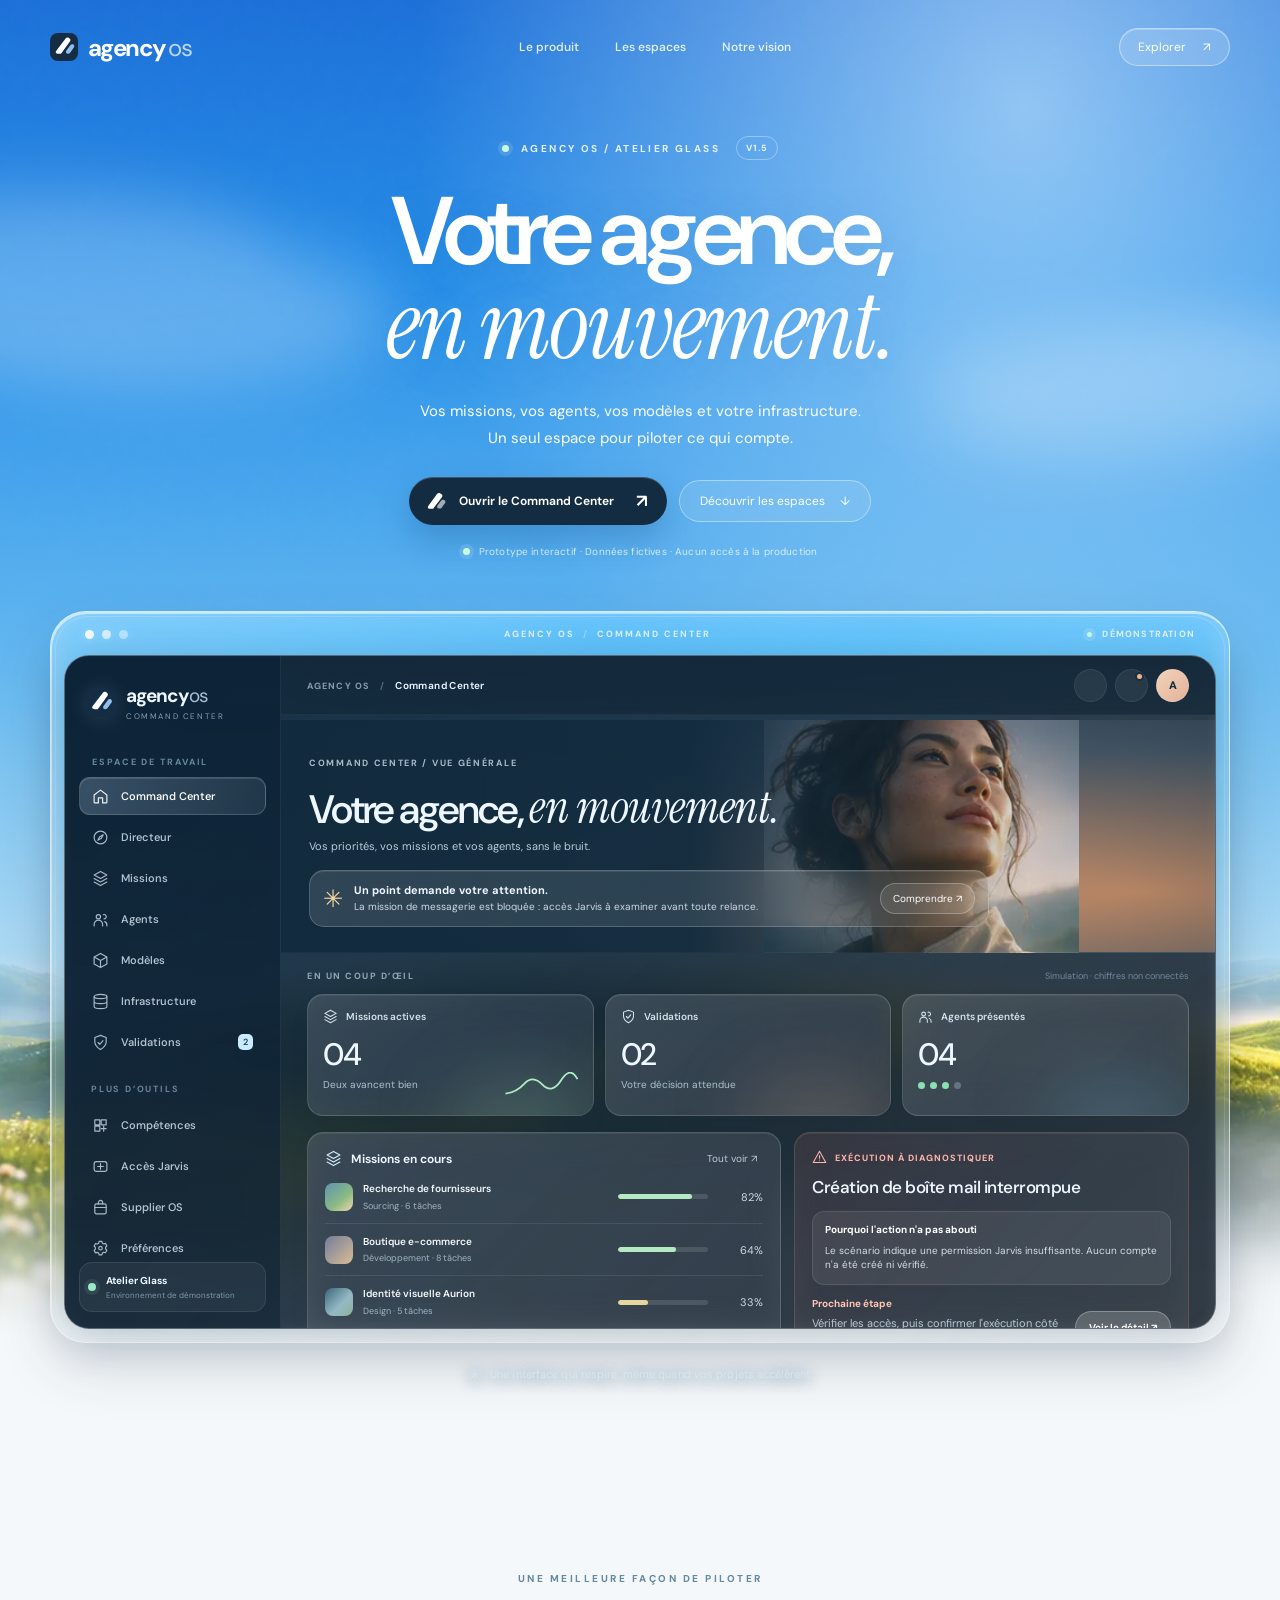
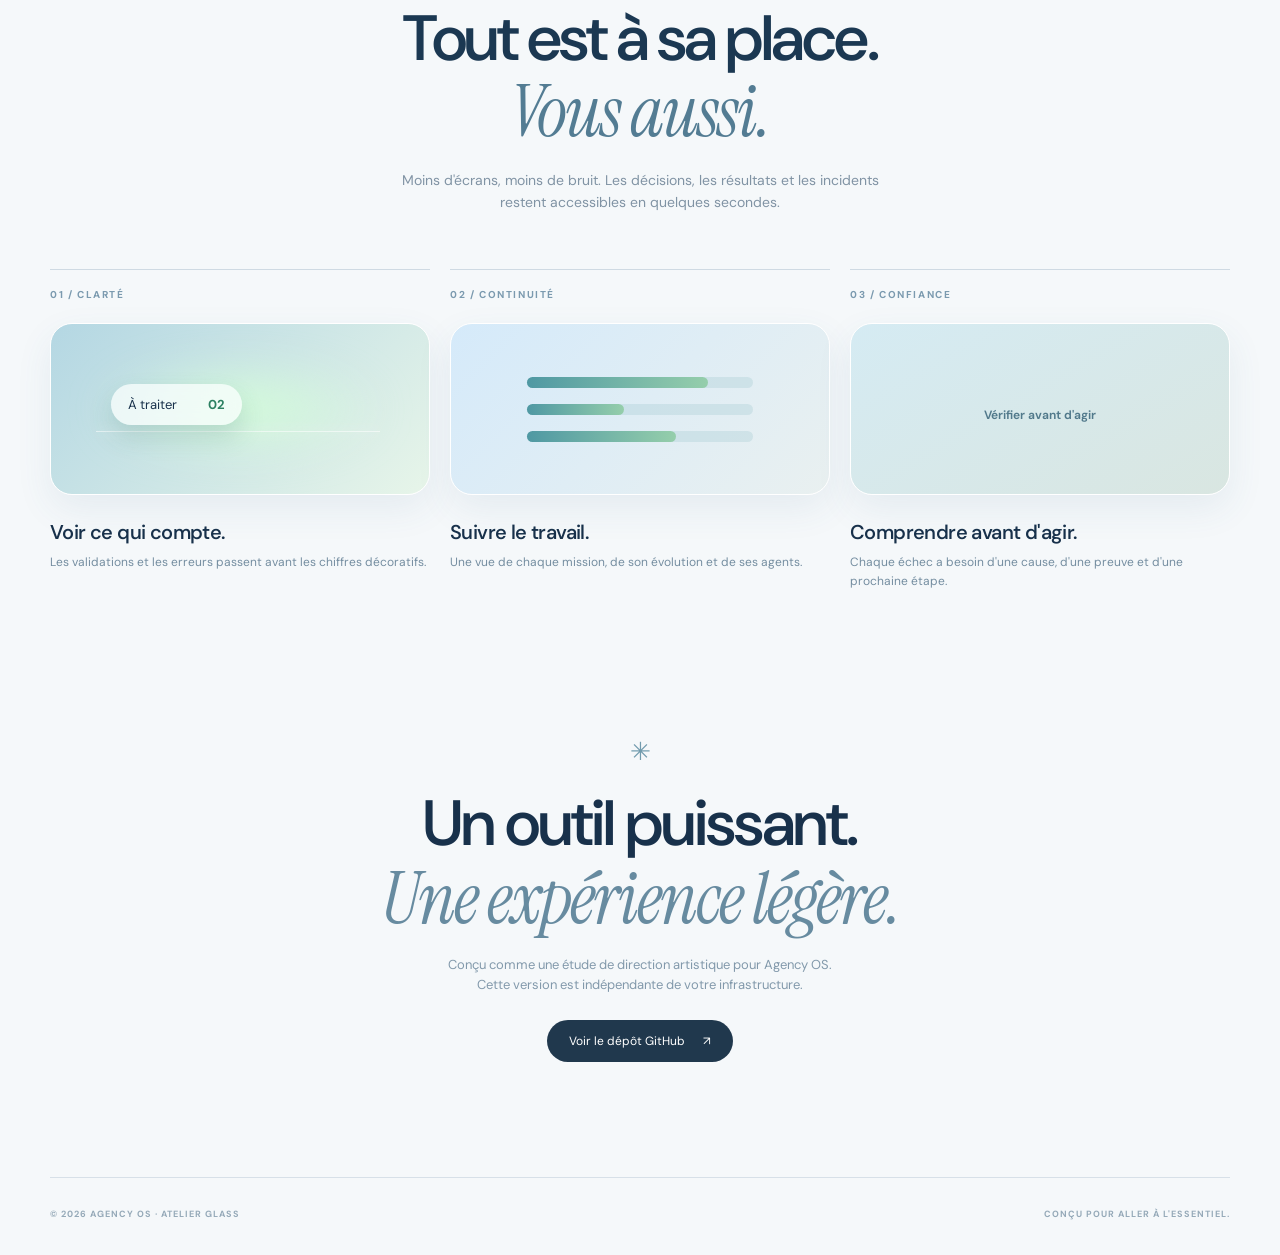
<file: index.html>
<!doctype html>
<html lang="fr">
<head>
  <meta charset="utf-8">
  <meta name="viewport" content="width=device-width,initial-scale=1,viewport-fit=cover">
  <meta name="description" content="Agency OS — Atelier Glass, une expérience de démonstration immersive pour piloter une agence d'agents IA.">
  <meta name="theme-color" content="#328de6">
  <title>Agency OS · Votre agence, en mouvement</title>
  <link rel="icon" href="favicon.svg" type="image/svg+xml">
  <link rel="preload" href="assets/meadow.webp" as="image" type="image/webp">
  <link rel="stylesheet" href="styles.css">
  <script defer src="app.js"></script>
</head>
<body data-atmosphere="day">
  <a class="skip-link" href="#workstation">Accéder au Command Center</a>
  <div class="scenery" aria-hidden="true"><div class="sky-grain"></div><div class="cloud cloud-one"></div><div class="cloud cloud-two"></div><div class="landscape"></div><div class="scenery-haze"></div></div>

  <header class="site-header shell-width">
    <a class="site-brand" href="#top" aria-label="Agency OS, retour en haut"><img src="favicon.svg" alt="" width="30" height="30"><span>agency<span class="brand-light">os</span></span></a>
    <nav class="site-nav" aria-label="Navigation du site"><a href="#workstation">Le produit</a><a href="#features">Les espaces</a><a href="#about">Notre vision</a></nav>
    <a href="#workstation" class="header-pill">Explorer <span aria-hidden="true">↗</span></a>
  </header>

  <main id="top">
    <section class="hero shell-width" aria-labelledby="hero-heading">
      <div class="hero-eyebrow"><span class="eyebrow-dot"></span> AGENCY OS / ATELIER GLASS <span class="hero-version">V1.5</span></div>
      <h1 id="hero-heading">Votre agence,<br><em>en mouvement.</em></h1>
      <p class="hero-description">Vos missions, vos agents, vos modèles et votre infrastructure.<br class="desktop-only"> Un seul espace pour piloter ce qui compte.</p>
      <div class="hero-actions"><a class="cta-main" href="#workstation"><span class="cta-mark" aria-hidden="true"><svg viewBox="0 0 28 28"><path d="M5.2 20.6 16.8 4.8c.8-1.1 2.4-1.4 3.5-.6l2 1.3c1.2.8 1.5 2.2.7 3.4L11.6 24H7.5c-2 0-3.3-1.8-2.3-3.4Z" fill="currentColor"/><path d="m17.2 19.7 4.7-6.4c.8-1.1 2.5-1.4 3.7-.5l.6.4c1.2.8 1.4 2.3.6 3.4l-4.3 5.9c-.6.8-1.5 1.2-2.5 1.2h-1.1c-2 0-2.9-2.3-1.7-4Z" fill="currentColor" opacity=".6"/></svg></span> Ouvrir le Command Center <span class="arrow">↗</span></a><a href="#features" class="cta-subtle">Découvrir les espaces <span aria-hidden="true">↓</span></a></div>
      <p class="hero-footnote"><span class="tiny-signal"></span> Prototype interactif · Données fictives · Aucun accès à la production</p>
    </section>

    <section class="workstation-wrap shell-width" id="workstation" aria-label="Application Command Center interactive">
      <div class="window-outer">
        <div class="window-chrome"><div class="traffic" aria-hidden="true"><span></span><span></span><span></span></div><span class="chrome-name">AGENCY OS <span>/</span> COMMAND CENTER</span><span class="chrome-tag"><span class="tiny-signal"></span> DÉMONSTRATION</span></div>
        <div class="window-inner" id="window-app">
          <aside class="app-sidebar" id="sidebar" aria-label="Espaces de l'application">
            <div class="app-brand"><img src="favicon.svg" alt="" width="30" height="30"><div><strong>agency<span>os</span></strong><small>COMMAND CENTER</small></div></div>
            <div class="sidebar-caption">ESPACE DE TRAVAIL</div>
            <nav class="app-menu" id="app-navigation" aria-label="Navigation du Command Center"></nav>
            <div class="sidebar-lower"><div class="sidebar-environment"><span class="env-spot"></span><div><strong>Atelier Glass</strong><small>Environnement de démonstration</small></div></div><button class="sidebar-settings" data-nav="settings" type="button" aria-label="Ouvrir les préférences"><span data-icon="settings"></span></button></div>
          </aside>
          <div class="app-main">
            <div class="app-topbar"><button type="button" class="mobile-menu-btn" id="mobile-menu" aria-label="Afficher la navigation"><span data-icon="menu"></span></button><span class="app-crumb">AGENCY OS <span class="crumb-separator">/</span> <b id="crumb-current">Command Center</b></span><div class="app-tools"><button type="button" class="tool-button" id="command-open" aria-label="Recherche, raccourci contrôle K"><span data-icon="search"></span></button><button type="button" class="tool-button" id="notification-open" aria-label="Ouvrir les notifications"><span data-icon="bell"></span><span class="notification-dot"></span></button><button type="button" class="profile-button" id="profile-open" aria-label="Informations du prototype">A</button></div></div>
            <div class="app-page" id="app-page" aria-live="polite"></div>
          </div>
        </div>
      </div>
      <p class="under-window"><span class="under-star">✳</span> Une interface qui respire, même quand vos projets accélèrent.</p>
    </section>

    <section class="features shell-width" id="features"><div class="section-heading"><span>UNE MEILLEURE FAÇON DE PILOTER</span><h2>Tout est à sa place.<br><em>Vous aussi.</em></h2><p>Moins d'écrans, moins de bruit. Les décisions, les résultats et les incidents restent accessibles en quelques secondes.</p></div><div class="feature-grid"><article><div class="feature-num">01 / CLARTÉ</div><div class="feature-visual visual-one"><span class="visual-light"></span><span class="visual-line"></span><span class="visual-pill">À traiter <b>02</b></span></div><h3>Voir ce qui compte.</h3><p>Les validations et les erreurs passent avant les chiffres décoratifs.</p></article><article><div class="feature-num">02 / CONTINUITÉ</div><div class="feature-visual visual-two"><span class="visual-progress"><i></i></span><span class="visual-progress short"><i></i></span><span class="visual-progress medium"><i></i></span></div><h3>Suivre le travail.</h3><p>Une vue de chaque mission, de son évolution et de ses agents.</p></article><article><div class="feature-num">03 / CONFIANCE</div><div class="feature-visual visual-three"><span data-icon="shield"></span><span class="visual-caption">Vérifier avant d'agir</span></div><h3>Comprendre avant d'agir.</h3><p>Chaque échec a besoin d'une cause, d'une preuve et d'une prochaine étape.</p></article></div></section>
    <section class="closing shell-width" id="about"><span class="closing-symbol" aria-hidden="true">✳</span><h2>Un outil puissant.<br><em>Une expérience légère.</em></h2><p>Conçu comme une étude de direction artistique pour Agency OS. Cette version est indépendante de votre infrastructure.</p><a class="closing-link" href="https://github.com/RAYAN-DOB/app-agency-os-uxuipromax" target="_blank" rel="noopener noreferrer">Voir le dépôt GitHub <span aria-hidden="true">↗</span></a></section>
  </main>
  <footer class="site-footer shell-width"><span>© 2026 AGENCY OS · ATELIER GLASS</span><span>CONÇU POUR ALLER À L'ESSENTIEL.</span></footer>

  <div class="modal-backdrop" id="modal-backdrop" hidden></div>
  <section class="dialog" id="dialog" role="dialog" aria-modal="true" aria-label="Détails" hidden></section>
  <section class="command-palette" id="command-palette" role="dialog" aria-modal="true" aria-label="Recherche et navigation" hidden><div class="command-input-row"><span data-icon="search"></span><input id="command-input" type="search" placeholder="Rechercher un espace, une mission…" autocomplete="off" aria-label="Rechercher"><kbd>ESC</kbd></div><div id="command-results" class="command-results"></div><div class="command-tip">↑ ↓ pour naviguer · Entrée pour ouvrir</div></section>
  <div class="toast" id="toast" role="status" aria-live="polite"></div>
</body>
</html>
</file>
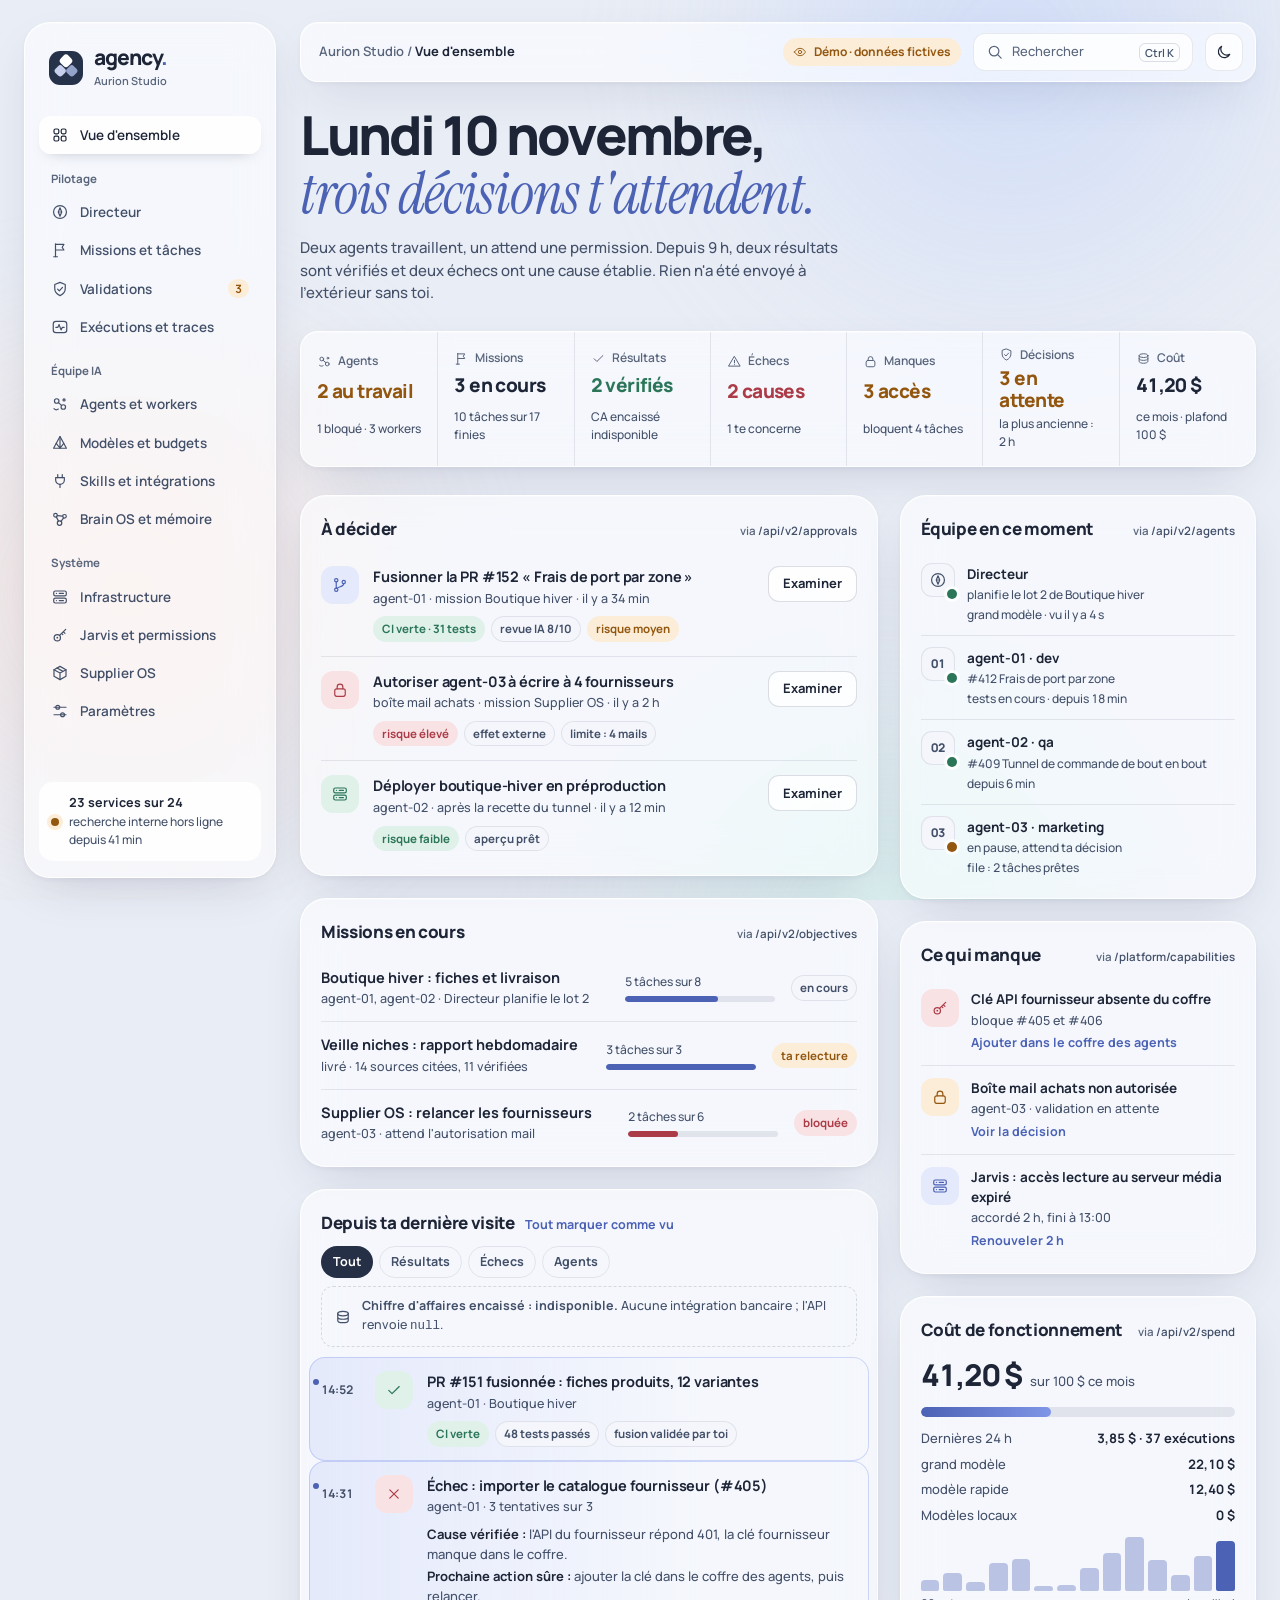
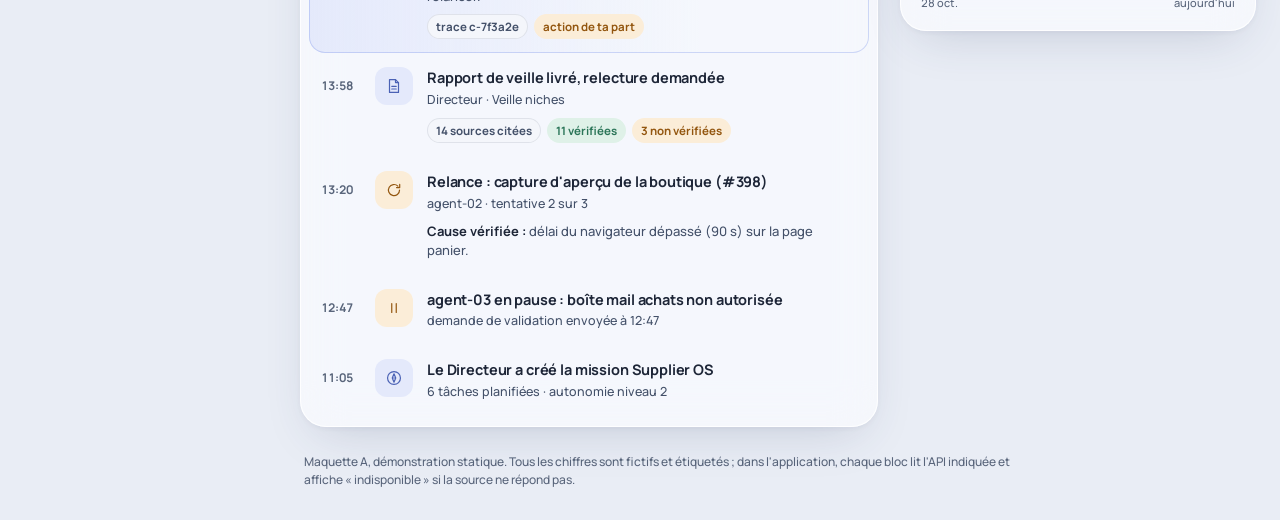
<file: proposals/A/index.html>
<!doctype html>
<html lang="fr">
<head>
<meta charset="utf-8">
<meta name="viewport" content="width=device-width, initial-scale=1, viewport-fit=cover">
<title>Agency OS · Fil du jour</title>
<meta name="claude:viewport-fit-sides" content="cover">
<link rel="icon" href="data:image/svg+xml,%3Csvg xmlns='http://www.w3.org/2000/svg' viewBox='0 0 34 34'%3E%3Crect width='34' height='34' rx='11' fill='%2326324a'/%3E%3Crect x='11.6' y='4.4' width='10.8' height='10.8' rx='3.4' transform='rotate(45 17 9.8)' fill='%23fff'/%3E%3C/svg%3E">
<link rel="preconnect" href="https://fonts.googleapis.com">
<link rel="preconnect" href="https://fonts.gstatic.com" crossorigin>
<link rel="stylesheet" href="https://fonts.googleapis.com/css2?family=Manrope:wght@400;500;600;700;800&family=Instrument+Serif:ital@0;1&display=swap">
<style>
/* Direction A « Fil du jour » — layout: verre clair V1 ; barre latérale de verre + colonne de décision + fil chronologique ; rail droit « maintenant » */
:root {
  --bg: #e9edf5; --bg-2: #f4f6fb;
  --glass: rgba(255,255,255,.58); --glass-strong: rgba(255,255,255,.82); --glass-line: rgba(255,255,255,.85);
  --line: rgba(38,52,80,.10); --line-2: rgba(38,52,80,.16);
  --ink: #1d2537; --ink-2: #435069; --muted: #59657b;
  --accent: #4b62b5; --accent-soft: #e4e9fb; --accent-glow: rgba(110,135,230,.30);
  --navy: #252f45; --on-navy: #ffffff;
  --ok: #2b7558; --ok-soft: #dff1e8; --warn: #93560f; --warn-soft: #fbedd8; --danger: #ab3c47; --danger-soft: #f9e2e4;
  --orb-a: #c6d6f8; --orb-b: #f6dfd8; --orb-c: #cfeee8;
  --shadow: 0 18px 50px -18px rgba(52,66,104,.22), 0 2px 6px rgba(52,66,104,.05);
  --font: 'Manrope', 'Segoe UI', system-ui, -apple-system, sans-serif;
  --serif: 'Instrument Serif', 'Iowan Old Style', Georgia, serif;
  --r-xl: 26px; --r-l: 18px; --r-m: 12px;
  --ease-out: cubic-bezier(.16,1,.3,1); --spring: cubic-bezier(.34,1.4,.64,1);
  color-scheme: light;
}
@media (prefers-color-scheme: dark) { :root:not([data-theme="light"]) {
  --bg: #10141f; --bg-2: #151b29;
  --glass: rgba(34,42,62,.55); --glass-strong: rgba(40,49,72,.85); --glass-line: rgba(255,255,255,.08);
  --line: rgba(220,228,255,.09); --line-2: rgba(220,228,255,.15);
  --ink: #eef1f8; --ink-2: #c3cad9; --muted: #a9b2c5;
  --accent: #9db0ff; --accent-soft: rgba(120,142,235,.18); --accent-glow: rgba(120,142,235,.35);
  --navy: #dfe5f5; --on-navy: #141a28;
  --ok: #74d1a8; --ok-soft: rgba(80,190,140,.15); --warn: #f0b867; --warn-soft: rgba(240,170,80,.14); --danger: #f19aa2; --danger-soft: rgba(230,110,120,.15);
  --orb-a: #22305a; --orb-b: #3a2a3a; --orb-c: #173a3a;
  --shadow: 0 20px 50px -20px rgba(0,0,0,.6);
  color-scheme: dark;
} }
:root[data-theme="dark"] {
  --bg: #10141f; --bg-2: #151b29;
  --glass: rgba(34,42,62,.55); --glass-strong: rgba(40,49,72,.85); --glass-line: rgba(255,255,255,.08);
  --line: rgba(220,228,255,.09); --line-2: rgba(220,228,255,.15);
  --ink: #eef1f8; --ink-2: #c3cad9; --muted: #a9b2c5;
  --accent: #9db0ff; --accent-soft: rgba(120,142,235,.18); --accent-glow: rgba(120,142,235,.35);
  --navy: #dfe5f5; --on-navy: #141a28;
  --ok: #74d1a8; --ok-soft: rgba(80,190,140,.15); --warn: #f0b867; --warn-soft: rgba(240,170,80,.14); --danger: #f19aa2; --danger-soft: rgba(230,110,120,.15);
  --orb-a: #22305a; --orb-b: #3a2a3a; --orb-c: #173a3a;
  --shadow: 0 20px 50px -20px rgba(0,0,0,.6);
  color-scheme: dark;
}
*, *::before, *::after { box-sizing: border-box }
html { -webkit-text-size-adjust: 100% }
body { margin: 0; min-height: 100dvh; background: var(--bg); color: var(--ink); font: 500 14px/1.5 var(--font); -webkit-font-smoothing: antialiased; overflow-x: hidden }
button { font: inherit; color: inherit; cursor: pointer; background: none; border: 0; padding: 0 }
a { color: inherit; text-decoration: none }
::selection { background: var(--accent-soft); color: var(--ink) }
:focus-visible { outline: 2px solid var(--accent); outline-offset: 3px; border-radius: 8px }
svg.i { width: 18px; height: 18px; flex: none; fill: none; stroke: currentColor; stroke-width: 1.6; stroke-linecap: round; stroke-linejoin: round }
.num { font-variant-numeric: tabular-nums }
.skip { position: fixed; z-index: 60; left: 16px; top: -60px; padding: 10px 14px; border-radius: 12px; background: var(--navy); color: var(--on-navy); font-weight: 700 } .skip:focus { top: calc(12px + env(safe-area-inset-top, 0px)) }
.sr { position: absolute; width: 1px; height: 1px; overflow: hidden; clip-path: inset(50%); white-space: nowrap }

/* ambient light: three slow orbs (V1), static under reduced motion */
.ambient { position: fixed; inset: 0; z-index: -1; overflow: hidden; pointer-events: none }
.ambient i { position: absolute; border-radius: 50%; filter: blur(60px); opacity: .75; will-change: transform }
.ambient i:nth-child(1) { width: 62vw; height: 70vh; top: -30%; right: -10%; background: radial-gradient(circle, var(--orb-a), transparent 70%); animation: drift 26s ease-in-out infinite alternate }
.ambient i:nth-child(2) { width: 60vw; height: 64vh; top: 34%; left: -20%; background: radial-gradient(circle, var(--orb-b), transparent 70%); animation: drift 31s ease-in-out infinite alternate-reverse }
.ambient i:nth-child(3) { width: 54vw; height: 60vh; bottom: -34%; right: 4%; background: radial-gradient(circle, var(--orb-c), transparent 70%); animation: drift 29s ease-in-out infinite alternate }
@keyframes drift { to { transform: translate3d(4vw, -3vh, 0) scale(1.06) } }

.glass { background: var(--glass); border: 1px solid var(--glass-line); box-shadow: var(--shadow), inset 0 1px 0 rgba(255,255,255,.35); -webkit-backdrop-filter: blur(22px) saturate(150%); backdrop-filter: blur(22px) saturate(150%) }
@media (prefers-reduced-transparency: reduce) { .glass { background: var(--glass-strong); -webkit-backdrop-filter: none; backdrop-filter: none } }

/* shell */
.shell { display: grid; grid-template-columns: 252px minmax(0,1fr); gap: 24px; max-width: 1560px; margin: 0 auto; padding-block: 22px 32px; padding-left: max(24px, env(safe-area-inset-left, 0px)); padding-right: max(24px, env(safe-area-inset-right, 0px)) }
.side { position: sticky; top: 22px; height: calc(100dvh - 44px); min-height: 640px; border-radius: var(--r-xl); padding: 24px 14px 16px; display: flex; flex-direction: column; gap: 4px; overflow: auto }
.brand { display: flex; align-items: center; gap: 11px; padding: 0 10px 22px }
.brand svg { width: 34px; height: 34px }
.brand b { font-size: 21px; font-weight: 800; letter-spacing: -.045em; line-height: 1 }
.brand b span { color: var(--accent) }
.brand small { display: block; font-size: 11px; color: var(--muted); font-weight: 600; margin-top: 3px }
.group { font-size: 11.5px; font-weight: 700; color: var(--muted); padding: 16px 12px 6px }
.nav a { display: flex; align-items: center; gap: 11px; padding: 9px 12px; border-radius: 12px; color: var(--ink-2); font-weight: 600; font-size: 13.5px; transition: background .25s var(--ease-out), color .25s, transform .35s var(--spring) }
.nav a:hover { background: var(--glass-strong); color: var(--ink); transform: translateX(2px) }
.nav a[aria-current="page"] { background: var(--glass-strong); color: var(--ink); box-shadow: 0 6px 16px -10px rgba(20,28,44,.35) }
.nav a .count { margin-left: auto; font-size: 11.5px; font-weight: 700; padding: 1px 7px; border-radius: 999px; background: var(--warn-soft); color: var(--warn) }
.side .fill { flex: 1 }
.health { display: flex; gap: 10px; align-items: center; padding: 12px; border-radius: 14px; background: var(--glass-strong); font-size: 12px; color: var(--ink-2) }
.health b { display: block; color: var(--ink); font-size: 12.5px }
.dot { width: 8px; height: 8px; border-radius: 50%; background: var(--ok); flex: none; box-shadow: 0 0 0 4px var(--ok-soft) }
.dot.warn { background: var(--warn); box-shadow: 0 0 0 4px var(--warn-soft) }
.dot.danger { background: var(--danger); box-shadow: 0 0 0 4px var(--danger-soft) }
.dot.live { animation: breathe 2.8s ease-in-out infinite }
@keyframes breathe { 50% { box-shadow: 0 0 0 7px transparent } }

/* top bar */
.top { display: flex; align-items: center; gap: 12px; border-radius: var(--r-l); padding: 10px 12px 10px 18px; margin-bottom: 26px }
.crumb { font-size: 13px; color: var(--muted); font-weight: 600 }
.crumb b { color: var(--ink) }
.top .sp { flex: 1 }
.demo { display: inline-flex; align-items: center; gap: 7px; font-size: 12px; font-weight: 700; color: var(--warn); background: var(--warn-soft); padding: 5px 10px; border-radius: 999px }
.search { display: flex; align-items: center; gap: 8px; height: 38px; padding: 0 12px; border-radius: 12px; background: var(--glass-strong); color: var(--muted); font-size: 13px; min-width: 220px; border: 1px solid var(--line) }
.search kbd { margin-left: auto; font: 600 11px var(--font); border: 1px solid var(--line-2); border-radius: 6px; padding: 1px 5px; color: var(--ink-2) }
.icon-btn { width: 38px; height: 38px; display: grid; place-items: center; border-radius: 12px; background: var(--glass-strong); border: 1px solid var(--line); transition: transform .3s var(--spring) }
.icon-btn:hover { transform: translateY(-1px) }
.icon-btn:active { transform: scale(.96) }

/* headline: the summary is a sentence built from the data */
.hello h1 { margin: 0; font-weight: 800; font-size: clamp(34px, 4.2vw, 56px); line-height: 1; letter-spacing: -.045em; text-wrap: balance }
.hello h1 em { display: block; font-family: var(--serif); font-style: italic; font-weight: 400; letter-spacing: -.02em; color: var(--accent); font-size: 1.08em; margin-top: .06em }
.hello p { margin: 14px 0 0; color: var(--ink-2); font-size: 15px; max-width: 62ch }

/* seven answers ribbon */
.answers { margin: 26px 0 28px; border-radius: var(--r-l); display: grid; grid-template-columns: repeat(7, minmax(0,1fr)); overflow: hidden }
.answers a { padding: 14px 16px 15px; display: grid; gap: 4px; border-left: 1px solid var(--line); transition: background .25s var(--ease-out) }
.answers a:first-child { border-left: 0 }
.answers a:hover { background: var(--glass-strong) }
.answers .q { font-size: 12px; color: var(--muted); font-weight: 600; display: flex; align-items: center; gap: 6px }
.answers .q svg { width: 15px; height: 15px }
.answers .a { font-size: 19px; font-weight: 800; letter-spacing: -.03em; line-height: 1.15 }
.answers .h { font-size: 12px; color: var(--ink-2) }
.answers .tone-warn .a { color: var(--warn) } .answers .tone-danger .a { color: var(--danger) } .answers .tone-ok .a { color: var(--ok) }

/* main grid */
.cols { display: grid; grid-template-columns: minmax(0,1.62fr) minmax(300px,1fr); gap: 22px; align-items: start }
.stack { display: grid; gap: 22px; min-width: 0 }
.panel { border-radius: var(--r-xl); padding: 20px 20px 10px }
.panel > header { display: flex; align-items: baseline; gap: 10px; margin-bottom: 10px }
.panel h2 { margin: 0; font-size: 17px; font-weight: 800; letter-spacing: -.02em }
.panel .src { margin-left: auto; font-size: 11.5px; color: var(--muted); font-weight: 600 }
.panel .src code { font: 600 11.5px var(--font); color: var(--ink-2) }

/* decisions */
.decision { border-top: 1px solid var(--line); padding: 14px 0 }
.decision:first-of-type { border-top: 0 }
.decision .row { display: flex; gap: 14px; align-items: flex-start }
.badge { width: 38px; height: 38px; border-radius: 12px; display: grid; place-items: center; flex: none; background: var(--accent-soft); color: var(--accent) }
.badge.warn { background: var(--warn-soft); color: var(--warn) } .badge.danger { background: var(--danger-soft); color: var(--danger) } .badge.ok { background: var(--ok-soft); color: var(--ok) }
.decision h3, .item h3 { margin: 0; font-size: 14.5px; font-weight: 700; letter-spacing: -.01em }
.meta { font-size: 12.5px; color: var(--ink-2); margin-top: 2px }
.chips { display: flex; flex-wrap: wrap; gap: 6px; margin-top: 8px }
.chip { font-size: 11.5px; font-weight: 700; padding: 3px 8px; border-radius: 999px; background: var(--bg-2); color: var(--ink-2); border: 1px solid var(--line) }
.chip.ok { background: var(--ok-soft); color: var(--ok); border-color: transparent } .chip.warn { background: var(--warn-soft); color: var(--warn); border-color: transparent } .chip.danger { background: var(--danger-soft); color: var(--danger); border-color: transparent }
.decision .grow, .item .grow { flex: 1; min-width: 0 }
.btn { display: inline-flex; align-items: center; gap: 7px; height: 36px; padding: 0 14px; border-radius: 11px; font-weight: 700; font-size: 13px; border: 1px solid var(--line-2); background: var(--glass-strong); transition: transform .35s var(--spring), background .2s; white-space: nowrap }
.btn:hover { transform: translateY(-1px) }
.btn:active { transform: scale(.97) }
.btn.primary { background: var(--navy); color: var(--on-navy); border-color: transparent; box-shadow: 0 8px 20px -10px rgba(30,40,70,.6) }
.btn.quiet { background: transparent }
.btn svg { width: 16px; height: 16px }
.expand { display: grid; grid-template-rows: 0fr; transition: grid-template-rows .45s var(--ease-out) }
.expand > div { overflow: hidden }
.decision[data-open="true"] .expand { grid-template-rows: 1fr }
.detail { margin: 12px 0 2px 52px; padding: 14px; border-radius: 14px; background: var(--glass-strong); border: 1px solid var(--line); display: grid; gap: 10px; font-size: 13px; color: var(--ink-2) }
.detail dl { display: grid; grid-template-columns: 120px 1fr; gap: 6px 12px; margin: 0 }
.detail dt { color: var(--muted); font-weight: 600 } .detail dd { margin: 0; color: var(--ink) }
.detail .actions { display: flex; gap: 8px; flex-wrap: wrap }

/* missions */
.mission { display: grid; grid-template-columns: minmax(0,1fr) 150px auto; gap: 16px; align-items: center; padding: 12px 0; border-top: 1px solid var(--line) }
.mission:first-of-type { border-top: 0 }
.bar { height: 6px; border-radius: 99px; background: var(--line); overflow: hidden }
.bar i { display: block; height: 100%; border-radius: inherit; background: var(--accent); transform-origin: left; animation: grow 1.1s var(--ease-out) both }
.bar.warn i { background: var(--warn) } .bar.danger i { background: var(--danger) }
@keyframes grow { from { transform: scaleX(0) } }
.prog { display: grid; gap: 5px; font-size: 12px; color: var(--ink-2) }

/* ledger (fil) */
.filters { display: flex; gap: 6px; flex-wrap: wrap; margin: 2px 0 8px }
.filters button { font-size: 12.5px; font-weight: 700; padding: 6px 11px; border-radius: 999px; color: var(--ink-2); border: 1px solid var(--line) }
.filters button[aria-pressed="true"] { background: var(--navy); color: var(--on-navy); border-color: transparent }
.item { position: relative; display: flex; gap: 14px; padding: 14px 12px; margin: 0 -12px; border-radius: 16px; transition: background .8s var(--ease-out), box-shadow .8s var(--ease-out) }
.item time { font-size: 12px; color: var(--muted); font-weight: 700; width: 40px; flex: none; padding-top: 10px }
.item.unseen time { color: var(--ink-2) }
.item.unseen { background: linear-gradient(90deg, var(--accent-soft), transparent 70%); box-shadow: inset 0 0 0 1px var(--accent-glow) }
.item.unseen::after { content: ""; position: absolute; left: 4px; top: 22px; width: 6px; height: 6px; border-radius: 50%; background: var(--accent) }
.cause { margin-top: 8px; font-size: 13px; color: var(--ink-2); display: grid; gap: 3px }
.cause b { color: var(--ink); font-weight: 700 }
.unavailable { display: flex; gap: 10px; align-items: center; margin: 4px 0 10px; padding: 10px 12px; border-radius: 12px; border: 1px dashed var(--line-2); font-size: 12.5px; color: var(--ink-2) }

/* right rail */
.agent { display: flex; gap: 12px; align-items: flex-start; padding: 11px 0; border-top: 1px solid var(--line) }
.agent:first-of-type { border-top: 0 }
.avatar { width: 34px; height: 34px; border-radius: 11px; display: grid; place-items: center; background: var(--bg-2); border: 1px solid var(--line); color: var(--ink-2); position: relative; flex: none }
.avatar .dot { position: absolute; right: -3px; bottom: -3px; width: 10px; height: 10px; box-shadow: 0 0 0 3px var(--glass-strong) }
.agent b { font-size: 13.5px } .agent .meta { font-size: 12px }
.need { display: flex; gap: 12px; padding: 12px 0; border-top: 1px solid var(--line); align-items: flex-start }
.need:first-of-type { border-top: 0 }
.need .grow { flex: 1; min-width: 0 }
.need b { font-size: 13.5px; display: block }
.link { font-size: 12.5px; font-weight: 700; color: var(--accent); display: inline-flex; gap: 4px; align-items: center; margin-top: 4px }
.link svg { width: 14px; height: 14px }
.cost-head { display: flex; align-items: baseline; gap: 8px }
.cost-head strong { font-size: 30px; font-weight: 800; letter-spacing: -.04em }
.cost-head span { color: var(--ink-2); font-size: 13px }
.meter { position: relative; height: 10px; border-radius: 99px; background: var(--line); margin: 10px 0 6px; overflow: hidden }
.meter i { position: absolute; inset: 0 auto 0 0; width: 41.2%; border-radius: inherit; background: linear-gradient(90deg, var(--accent), #7f95e6); animation: grow 1.2s var(--ease-out) both; transform-origin: left }
.cost-rows { display: grid; gap: 6px; margin: 12px 0 8px; font-size: 13px }
.cost-rows div { display: flex; justify-content: space-between; gap: 10px; color: var(--ink-2) }
.cost-rows b { color: var(--ink) }
.bars { display: flex; align-items: flex-end; gap: 4px; height: 54px; margin: 12px 0 4px }
.bars i { flex: 1; border-radius: 4px 4px 2px 2px; background: var(--accent); opacity: .35; min-height: 3px }
.bars i:last-child { opacity: 1 }
.axis { display: flex; justify-content: space-between; font-size: 11px; color: var(--muted); margin-bottom: 8px }
.foot-note { font-size: 12px; color: var(--muted); margin: 26px 4px 0; max-width: 90ch }

.toast { position: fixed; left: 50%; bottom: calc(24px + env(safe-area-inset-bottom, 0px)); transform: translate(-50%, 20px); opacity: 0; padding: 11px 16px; border-radius: 14px; background: var(--navy); color: var(--on-navy); font-weight: 700; font-size: 13px; transition: transform .5s var(--spring), opacity .3s; pointer-events: none; z-index: 40; max-width: calc(100vw - 32px) }
.toast.show { transform: translate(-50%, 0); opacity: 1 }

/* mobile tab bar */
.tabs { display: none }
.mbrand { display: none; align-items: center; gap: 8px } .mbrand svg { width: 28px; height: 28px } .mbrand b { font-size: 18px; font-weight: 800; letter-spacing: -.045em } .mbrand b span { color: var(--accent) }
@media (max-width: 1180px) { .answers { grid-template-columns: repeat(4, minmax(0,1fr)) } .answers a:nth-child(5) { border-left: 0 } .answers a:nth-child(n+5) { border-top: 1px solid var(--line) } }
@media (max-width: 980px) {
  .shell { grid-template-columns: 1fr; padding-block: 12px 110px; padding-left: max(16px, env(safe-area-inset-left, 0px)); padding-right: max(16px, env(safe-area-inset-right, 0px)) }
  .side { display: none }
  .cols { grid-template-columns: 1fr }
  .search { min-width: 0; width: 38px; padding: 0; justify-content: center } .search span, .search kbd { display: none }
  .crumb { display: none } .mbrand { display: inline-flex } .top { padding-left: 10px }
  .cols { display: flex; flex-direction: column } .cols > .stack { display: contents }
  #decider { order: 1 } #equipe { order: 2 } #missions { order: 3 } #manque { order: 4 } #fil { order: 5 } #cout { order: 6 }
  .tabs { display: grid; grid-template-columns: repeat(5, 1fr); position: fixed; z-index: 30; left: 12px; right: 12px; bottom: calc(10px + env(safe-area-inset-bottom, 0px)); border-radius: 22px; padding: 6px }
  .tabs a { display: grid; place-items: center; gap: 2px; min-height: 52px; border-radius: 16px; font-size: 11px; font-weight: 700; color: var(--ink-2); position: relative }
  .tabs a[aria-current="page"] { background: var(--glass-strong); color: var(--ink) }
  .tabs a .count { position: absolute; top: 4px; right: calc(50% - 22px); font-size: 10.5px; min-width: 18px; height: 18px; display: grid; place-items: center; border-radius: 99px; background: var(--warn); color: var(--bg) }
}
@media (max-width: 620px) {
  .answers { grid-template-columns: repeat(2, minmax(0,1fr)) }
  .answers a { border-left: 1px solid var(--line); border-top: 1px solid var(--line) }
  .answers a:nth-child(odd) { border-left: 0 } .answers a:nth-child(-n+2) { border-top: 0 }
  .answers a:last-child { grid-column: 1 / -1; border-left: 0 }
  .panel { padding: 16px 16px 6px; border-radius: 22px }
  .mission { grid-template-columns: minmax(0,1fr) auto } .mission .prog { grid-column: 1 / -1; grid-row: 2 }
  .detail { margin-left: 0 } .detail dl { grid-template-columns: 1fr } .detail dt { margin-top: 4px }
  .decision .row > .btn { display: none }
  .decision .row { cursor: pointer }
  .item time { width: 34px }
  .top .demo span { display: none }
}
@media (prefers-reduced-motion: reduce) {
  *, *::before, *::after { animation-duration: .001ms !important; animation-iteration-count: 1 !important; transition-duration: .001ms !important }
}
</style>
</head>
<body>
<!-- @icons -->
<svg class="icon-defs" aria-hidden="true" focusable="false" xmlns="http://www.w3.org/2000/svg" width="0" height="0" style="position:absolute">
  <!-- Agency OS module marks: original 24x24 geometry, 1.6 stroke, round joins. ".d" = secondary layer (duotone in direction B). -->
  <symbol id="i-directeur" viewBox="0 0 24 24"><circle cx="12" cy="12" r="8.6"/><path class="d" d="M12 6.4 14.3 12 12 17.6 9.7 12Z"/><circle cx="12" cy="12" r="1.1" fill="currentColor" stroke="none"/></symbol>
  <symbol id="i-missions" viewBox="0 0 24 24"><path d="M6 21V3.8"/><path class="d" d="M6 4.6h11.2l-2.3 3.7 2.3 3.7H6"/><path d="M3.6 21h5"/></symbol>
  <symbol id="i-agents" viewBox="0 0 24 24"><circle cx="7.6" cy="8" r="3"/><circle class="d" cx="16.4" cy="16" r="3"/><path d="M9.9 10.2l4.2 3.6"/><circle cx="17.4" cy="6.6" r="1.4"/><path d="M9.8 18.8c-1.6 1-4.4.9-5.8-.6"/></symbol>
  <symbol id="i-models" viewBox="0 0 24 24"><path class="d" d="M12 3.4 20.6 19H3.4Z"/><path d="M12 3.4V19M12 19l-5-6.6M12 19l5-6.6"/></symbol>
  <symbol id="i-runs" viewBox="0 0 24 24"><rect x="3" y="4.5" width="18" height="15" rx="3.6"/><path class="d" d="M6.4 12.4h2.8l1.6-3.6 2.6 7 1.8-3.4h2.4"/></symbol>
  <symbol id="i-approvals" viewBox="0 0 24 24"><path class="d" d="M12 3.2 19 6v5.3c0 4.4-2.9 7.7-7 9.5-4.1-1.8-7-5.1-7-9.5V6Z"/><path d="m8.8 12.1 2.3 2.3 4.2-4.6"/></symbol>
  <symbol id="i-infra" viewBox="0 0 24 24"><rect x="3.6" y="4" width="16.8" height="6.4" rx="2.2"/><rect class="d" x="3.6" y="13.6" width="16.8" height="6.4" rx="2.2"/><path d="M7.2 7.2h.01M7.2 16.8h.01M11 7.2h5.6M11 16.8h5.6"/></symbol>
  <symbol id="i-jarvis" viewBox="0 0 24 24"><circle class="d" cx="8.4" cy="15.6" r="4.2"/><path d="m11.4 12.6 8.2-8.2M16.4 7.6l2.2 2.2M14.2 9.8l1.6 1.6"/><circle cx="8.4" cy="15.6" r="1.2" fill="currentColor" stroke="none"/></symbol>
  <symbol id="i-brain" viewBox="0 0 24 24"><circle cx="6" cy="7" r="2.4"/><circle cx="18" cy="8.4" r="2.4"/><circle class="d" cx="11.4" cy="17.4" r="3"/><path d="M8.3 7.4l7.3.8M7.1 9.2l2.9 5.6M16.9 10.6l-3.6 4.6"/></symbol>
  <symbol id="i-skills" viewBox="0 0 24 24"><path d="M9 3.4v4.2M15 3.4v4.2"/><path class="d" d="M6.2 7.6h11.6v3.2a5.8 5.8 0 0 1-11.6 0Z"/><path d="M12 16.6v4"/></symbol>
  <symbol id="i-supplier" viewBox="0 0 24 24"><path class="d" d="M12 3.2 20 7.6v8.8L12 20.8 4 16.4V7.6Z"/><path d="M4 7.6l8 4.4 8-4.4M12 12v8.8M8 5.4l8 4.4"/></symbol>
  <symbol id="i-settings" viewBox="0 0 24 24"><path d="M4 7h16M4 17h16"/><circle class="d" cx="9" cy="7" r="2.6"/><circle class="d" cx="15.4" cy="17" r="2.6"/></symbol>
  <!-- utility glyphs -->
  <symbol id="i-search" viewBox="0 0 24 24"><circle cx="10.8" cy="10.8" r="6.4"/><path d="m15.6 15.6 4.6 4.6"/></symbol>
  <symbol id="i-plus" viewBox="0 0 24 24"><path d="M12 5v14M5 12h14"/></symbol>
  <symbol id="i-check" viewBox="0 0 24 24"><path d="m5 12.4 4.4 4.4L19 7.4"/></symbol>
  <symbol id="i-x" viewBox="0 0 24 24"><path d="M6.4 6.4 17.6 17.6M17.6 6.4 6.4 17.6"/></symbol>
  <symbol id="i-alert" viewBox="0 0 24 24"><path d="M12 4.2 21 19.4H3Z"/><path d="M12 10v4.2M12 16.9h.01"/></symbol>
  <symbol id="i-clock" viewBox="0 0 24 24"><circle cx="12" cy="12" r="8.4"/><path d="M12 7.6V12l3 1.8"/></symbol>
  <symbol id="i-lock" viewBox="0 0 24 24"><rect x="5" y="10.4" width="14" height="10" rx="2.6"/><path d="M8.2 10.4V8a3.8 3.8 0 0 1 7.6 0v2.4"/></symbol>
  <symbol id="i-coin" viewBox="0 0 24 24"><ellipse cx="12" cy="7.4" rx="7" ry="3"/><path d="M5 7.4v4.6c0 1.7 3.1 3 7 3s7-1.3 7-3V7.4M5 12v4.6c0 1.7 3.1 3 7 3s7-1.3 7-3V12"/></symbol>
  <symbol id="i-chevron" viewBox="0 0 24 24"><path d="m9.4 6 6 6-6 6"/></symbol>
  <symbol id="i-down" viewBox="0 0 24 24"><path d="m6 9.4 6 6 6-6"/></symbol>
  <symbol id="i-retry" viewBox="0 0 24 24"><path d="M19.4 12a7.4 7.4 0 1 1-2.2-5.2"/><path d="M19.6 4.6v4.2h-4.2"/></symbol>
  <symbol id="i-eye" viewBox="0 0 24 24"><path d="M2.6 12S6 5.6 12 5.6 21.4 12 21.4 12 18 18.4 12 18.4 2.6 12 2.6 12Z"/><circle cx="12" cy="12" r="2.8"/></symbol>
  <symbol id="i-grid" viewBox="0 0 24 24"><rect x="4" y="4" width="6.4" height="6.4" rx="2"/><rect x="13.6" y="4" width="6.4" height="6.4" rx="2"/><rect x="4" y="13.6" width="6.4" height="6.4" rx="2"/><rect x="13.6" y="13.6" width="6.4" height="6.4" rx="2"/></symbol>
  <symbol id="i-moon" viewBox="0 0 24 24"><path d="M19.6 15.2A8 8 0 0 1 8.8 4.4a8 8 0 1 0 10.8 10.8Z"/></symbol>
  <symbol id="i-pause" viewBox="0 0 24 24"><path d="M9 6v12M15 6v12"/></symbol>
  <symbol id="i-play" viewBox="0 0 24 24"><path d="m8 5.6 10.4 6.4L8 18.4Z"/></symbol>
  <symbol id="i-file" viewBox="0 0 24 24"><path d="M6 3.4h8l4 4V20.6H6Z"/><path d="M14 3.4v4h4M9 12.4h6M9 16h6"/></symbol>
  <symbol id="i-branch" viewBox="0 0 24 24"><circle cx="7" cy="5.6" r="2.2"/><circle cx="7" cy="18.4" r="2.2"/><circle cx="17" cy="8" r="2.2"/><path d="M7 7.8v8.4M17 10.2c0 4-6 3.6-9.4 6.4"/></symbol>
  <!-- brand: incumbent V1 mark (three soft tiles), redrawn as vector -->
  <symbol id="brand" viewBox="0 0 34 34"><rect width="34" height="34" rx="11" fill="#26324a"/><rect x="11.6" y="4.4" width="10.8" height="10.8" rx="3.4" transform="rotate(45 17 9.8)" fill="#fff"/><rect x="6.4" y="15" width="9.6" height="9.6" rx="3" transform="rotate(45 11.2 19.8)" fill="#d7e2ff" opacity=".9"/><rect x="18" y="15" width="9.6" height="9.6" rx="3" transform="rotate(45 22.8 19.8)" fill="#b7c8f4" opacity=".75"/></symbol>
</svg>
<!-- /@icons -->
<a class="skip" href="#contenu">Aller au contenu</a>
<div class="ambient" aria-hidden="true"><i></i><i></i><i></i></div>

<div class="shell">
  <aside class="side glass" aria-label="Navigation principale">
    <div class="brand"><svg aria-hidden="true"><use href="#brand"/></svg><div><b>agency<span>.</span></b><small>Aurion Studio</small></div></div>
    <nav class="nav" aria-label="Modules">
      <a href="#" aria-current="page"><svg class="i"><use href="#i-grid"/></svg>Vue d'ensemble</a>
      <div class="group">Pilotage</div>
      <a href="#"><svg class="i"><use href="#i-directeur"/></svg>Directeur</a>
      <a href="#missions"><svg class="i"><use href="#i-missions"/></svg>Missions et tâches</a>
      <a href="#decider"><svg class="i"><use href="#i-approvals"/></svg>Validations<span class="count num" aria-label="3 en attente">3</span></a>
      <a href="#fil"><svg class="i"><use href="#i-runs"/></svg>Exécutions et traces</a>
      <div class="group">Équipe IA</div>
      <a href="#equipe"><svg class="i"><use href="#i-agents"/></svg>Agents et workers</a>
      <a href="#cout"><svg class="i"><use href="#i-models"/></svg>Modèles et budgets</a>
      <a href="#"><svg class="i"><use href="#i-skills"/></svg>Skills et intégrations</a>
      <a href="#"><svg class="i"><use href="#i-brain"/></svg>Brain OS et mémoire</a>
      <div class="group">Système</div>
      <a href="#"><svg class="i"><use href="#i-infra"/></svg>Infrastructure</a>
      <a href="#manque"><svg class="i"><use href="#i-jarvis"/></svg>Jarvis et permissions</a>
      <a href="#"><svg class="i"><use href="#i-supplier"/></svg>Supplier OS</a>
      <a href="#"><svg class="i"><use href="#i-settings"/></svg>Paramètres</a>
    </nav>
    <div class="fill"></div>
    <div class="health"><span class="dot warn"></span><div><b class="num">23 services sur 24</b>recherche interne hors ligne depuis 41 min</div></div>
  </aside>

  <main id="contenu">
    <div class="top glass">
      <span class="mbrand"><svg aria-hidden="true"><use href="#brand"/></svg><b>agency<span>.</span></b></span>
      <div class="crumb">Aurion Studio / <b>Vue d'ensemble</b></div>
      <div class="sp"></div>
      <span class="demo" title="Aucune donnée réelle : l'API exige une session"><svg class="i" style="width:14px;height:14px"><use href="#i-eye"/></svg><span>Démo · données fictives</span><b class="sr">Démo</b></span>
      <button class="search" type="button" id="search" aria-label="Rechercher (Ctrl K)"><svg class="i"><use href="#i-search"/></svg><span>Rechercher</span><kbd>Ctrl K</kbd></button>
      <button class="icon-btn" type="button" id="theme" aria-label="Changer de thème"><svg class="i"><use href="#i-moon"/></svg></button>
    </div>

    <section class="hello" aria-labelledby="titre">
      <h1 id="titre">Lundi 10 novembre, <em>trois décisions t'attendent.</em></h1>
      <p>Deux agents travaillent, un attend une permission. Depuis 9 h, deux résultats sont vérifiés et deux échecs ont une cause établie. Rien n'a été envoyé à l'extérieur sans toi.</p>
    </section>

    <nav class="answers glass" aria-label="Les sept réponses">
      <a href="#equipe" class="tone-warn"><span class="q"><svg class="i"><use href="#i-agents"/></svg>Agents</span><span class="a num">2 au travail</span><span class="h">1 bloqué · 3 workers</span></a>
      <a href="#missions"><span class="q"><svg class="i"><use href="#i-missions"/></svg>Missions</span><span class="a num">3 en cours</span><span class="h">10 tâches sur 17 finies</span></a>
      <a href="#fil" class="tone-ok"><span class="q"><svg class="i"><use href="#i-check"/></svg>Résultats</span><span class="a num">2 vérifiés</span><span class="h">CA encaissé indisponible</span></a>
      <a href="#fil" class="tone-danger"><span class="q"><svg class="i"><use href="#i-alert"/></svg>Échecs</span><span class="a num">2 causes</span><span class="h">1 te concerne</span></a>
      <a href="#manque" class="tone-warn"><span class="q"><svg class="i"><use href="#i-lock"/></svg>Manques</span><span class="a num">3 accès</span><span class="h">bloquent 4 tâches</span></a>
      <a href="#decider" class="tone-warn"><span class="q"><svg class="i"><use href="#i-approvals"/></svg>Décisions</span><span class="a num">3 en attente</span><span class="h">la plus ancienne : 2 h</span></a>
      <a href="#cout"><span class="q"><svg class="i"><use href="#i-coin"/></svg>Coût</span><span class="a num">41,20 $</span><span class="h">ce mois · plafond 100 $</span></a>
    </nav>

    <div class="cols">
      <div class="stack">
        <section class="panel glass" id="decider" aria-labelledby="h-decider">
          <header><h2 id="h-decider">À décider</h2><span class="src">via <code>/api/v2/approvals</code></span></header>

          <article class="decision" data-open="false">
            <div class="row">
              <span class="badge"><svg class="i"><use href="#i-branch"/></svg></span>
              <div class="grow">
                <h3>Fusionner la PR #152 « Frais de port par zone »</h3>
                <div class="meta">agent-01 · mission Boutique hiver · il y a 34 min</div>
                <div class="chips"><span class="chip ok">CI verte · 31 tests</span><span class="chip">revue IA 8/10</span><span class="chip warn">risque moyen</span></div>
              </div>
              <button class="btn" type="button" aria-expanded="false" data-toggle>Examiner</button>
            </div>
            <div class="expand"><div><div class="detail">
              <dl><dt>Fichiers</dt><dd>3 fichiers · +142 −38 · <span class="num">shipping/zones.php</span></dd><dt>Critères</dt><dd>4 sur 4 cochés par la revue IA</dd><dt>Retour arrière</dt><dd>revert de la PR, aucune migration</dd></dl>
              <div class="actions"><button class="btn primary" type="button" data-demo="Démo : la fusion n'a pas été envoyée.">Accepter la fusion</button><button class="btn quiet" type="button" data-demo="Démo : aucun refus envoyé.">Refuser avec une raison</button></div>
            </div></div></div>
          </article>

          <article class="decision" data-open="false">
            <div class="row">
              <span class="badge danger"><svg class="i"><use href="#i-lock"/></svg></span>
              <div class="grow">
                <h3>Autoriser agent-03 à écrire à 4 fournisseurs</h3>
                <div class="meta">boîte mail achats · mission Supplier OS · il y a 2 h</div>
                <div class="chips"><span class="chip danger">risque élevé</span><span class="chip">effet externe</span><span class="chip">limite : 4 mails</span></div>
              </div>
              <button class="btn" type="button" aria-expanded="false" data-toggle>Examiner</button>
            </div>
            <div class="expand"><div><div class="detail">
              <dl><dt>Pourquoi</dt><dd>relancer 4 devis sans réponse depuis 6 jours</dd><dt>Portée</dt><dd>rôle marketing · connecteur mail · 24 h</dd><dt>Brouillons</dt><dd>4 mails relus par le Directeur, aucun prix engagé</dd></dl>
              <div class="actions"><button class="btn primary" type="button" data-demo="Démo : aucune autorisation accordée.">Autoriser pour 24 h</button><button class="btn quiet" type="button" data-demo="Démo : rien n'a été refusé.">Refuser</button></div>
            </div></div></div>
          </article>

          <article class="decision" data-open="false">
            <div class="row">
              <span class="badge ok"><svg class="i"><use href="#i-infra"/></svg></span>
              <div class="grow">
                <h3>Déployer boutique-hiver en préproduction</h3>
                <div class="meta">agent-02 · après la recette du tunnel · il y a 12 min</div>
                <div class="chips"><span class="chip ok">risque faible</span><span class="chip">aperçu prêt</span></div>
              </div>
              <button class="btn" type="button" aria-expanded="false" data-toggle>Examiner</button>
            </div>
            <div class="expand"><div><div class="detail">
              <dl><dt>Cible</dt><dd>VM de préproduction uniquement</dd><dt>Preuve</dt><dd>recette 18/20, deux cas en attente de #409</dd><dt>Retour arrière</dt><dd>image précédente conservée</dd></dl>
              <div class="actions"><button class="btn primary" type="button" data-demo="Démo : aucun déploiement lancé.">Déployer en préproduction</button><button class="btn quiet" type="button" data-demo="Démo : rien n'a été reporté.">Attendre #409</button></div>
            </div></div></div>
          </article>
        </section>

        <section class="panel glass" id="missions" aria-labelledby="h-missions">
          <header><h2 id="h-missions">Missions en cours</h2><span class="src">via <code>/api/v2/objectives</code></span></header>
          <div class="mission"><div><h3 style="margin:0;font-size:14.5px">Boutique hiver : fiches et livraison</h3><div class="meta">agent-01, agent-02 · Directeur planifie le lot 2</div></div><div class="prog"><span class="num">5 tâches sur 8</span><div class="bar"><i style="width:62%"></i></div></div><span class="chip">en cours</span></div>
          <div class="mission"><div><h3 style="margin:0;font-size:14.5px">Veille niches : rapport hebdomadaire</h3><div class="meta">livré · 14 sources citées, 11 vérifiées</div></div><div class="prog"><span class="num">3 tâches sur 3</span><div class="bar"><i style="width:100%"></i></div></div><span class="chip warn">ta relecture</span></div>
          <div class="mission"><div><h3 style="margin:0;font-size:14.5px">Supplier OS : relancer les fournisseurs</h3><div class="meta">agent-03 · attend l'autorisation mail</div></div><div class="prog"><span class="num">2 tâches sur 6</span><div class="bar danger"><i style="width:33%"></i></div></div><span class="chip danger">bloquée</span></div>
        </section>

        <section class="panel glass" id="fil" aria-labelledby="h-fil">
          <header><h2 id="h-fil">Depuis ta dernière visite</h2><button class="link" type="button" id="seen">Tout marquer comme vu</button></header>
          <div class="filters" role="group" aria-label="Filtrer le fil">
            <button type="button" aria-pressed="true" data-f="all">Tout</button><button type="button" aria-pressed="false" data-f="ok">Résultats</button><button type="button" aria-pressed="false" data-f="ko">Échecs</button><button type="button" aria-pressed="false" data-f="ag">Agents</button>
          </div>
          <div class="unavailable"><svg class="i"><use href="#i-coin"/></svg><span><b>Chiffre d'affaires encaissé : indisponible.</b> Aucune intégration bancaire ; l'API renvoie <code>null</code>.</span></div>
          <ol style="list-style:none;margin:0;padding:0" id="ledger">
            <li class="item unseen" data-k="ok" tabindex="0"><time class="num">14:52</time><span class="badge ok"><svg class="i"><use href="#i-check"/></svg></span><div class="grow"><h3>PR #151 fusionnée : fiches produits, 12 variantes</h3><div class="meta">agent-01 · Boutique hiver</div><div class="chips"><span class="chip ok">CI verte</span><span class="chip">48 tests passés</span><span class="chip">fusion validée par toi</span></div></div></li>
            <li class="item unseen" data-k="ko" tabindex="0"><time class="num">14:31</time><span class="badge danger"><svg class="i"><use href="#i-x"/></svg></span><div class="grow"><h3>Échec : importer le catalogue fournisseur (#405)</h3><div class="meta">agent-01 · 3 tentatives sur 3</div><div class="cause"><span><b>Cause vérifiée :</b> l'API du fournisseur répond 401, la clé fournisseur manque dans le coffre.</span><span><b>Prochaine action sûre :</b> ajouter la clé dans le coffre des agents, puis relancer.</span></div><div class="chips"><span class="chip">trace c-7f3a2e</span><span class="chip warn">action de ta part</span></div></div></li>
            <li class="item" data-k="ok" tabindex="0"><time class="num">13:58</time><span class="badge"><svg class="i"><use href="#i-file"/></svg></span><div class="grow"><h3>Rapport de veille livré, relecture demandée</h3><div class="meta">Directeur · Veille niches</div><div class="chips"><span class="chip">14 sources citées</span><span class="chip ok">11 vérifiées</span><span class="chip warn">3 non vérifiées</span></div></div></li>
            <li class="item" data-k="ko" tabindex="0"><time class="num">13:20</time><span class="badge warn"><svg class="i"><use href="#i-retry"/></svg></span><div class="grow"><h3>Relance : capture d'aperçu de la boutique (#398)</h3><div class="meta">agent-02 · tentative 2 sur 3</div><div class="cause"><span><b>Cause vérifiée :</b> délai du navigateur dépassé (90 s) sur la page panier.</span></div></div></li>
            <li class="item" data-k="ag" tabindex="0"><time class="num">12:47</time><span class="badge warn"><svg class="i"><use href="#i-pause"/></svg></span><div class="grow"><h3>agent-03 en pause : boîte mail achats non autorisée</h3><div class="meta">demande de validation envoyée à 12:47</div></div></li>
            <li class="item" data-k="ag" tabindex="0"><time class="num">11:05</time><span class="badge"><svg class="i"><use href="#i-directeur"/></svg></span><div class="grow"><h3>Le Directeur a créé la mission Supplier OS</h3><div class="meta">6 tâches planifiées · autonomie niveau 2</div></div></li>
          </ol>
        </section>
      </div>

      <div class="stack">
        <section class="panel glass" id="equipe" aria-labelledby="h-equipe">
          <header><h2 id="h-equipe">Équipe en ce moment</h2><span class="src">via <code>/api/v2/agents</code></span></header>
          <div class="agent"><span class="avatar"><svg class="i"><use href="#i-directeur"/></svg><span class="dot live"></span></span><div><b>Directeur</b><div class="meta">planifie le lot 2 de Boutique hiver</div><div class="meta num">grand modèle · vu il y a 4 s</div></div></div>
          <div class="agent"><span class="avatar num" style="font-weight:800;font-size:12px">01<span class="dot live"></span></span><div><b>agent-01 · dev</b><div class="meta">#412 Frais de port par zone</div><div class="meta num">tests en cours · depuis 18 min</div></div></div>
          <div class="agent"><span class="avatar num" style="font-weight:800;font-size:12px">02<span class="dot live"></span></span><div><b>agent-02 · qa</b><div class="meta">#409 Tunnel de commande de bout en bout</div><div class="meta num">depuis 6 min</div></div></div>
          <div class="agent"><span class="avatar num" style="font-weight:800;font-size:12px">03<span class="dot warn"></span></span><div><b>agent-03 · marketing</b><div class="meta">en pause, attend ta décision</div><div class="meta num">file : 2 tâches prêtes</div></div></div>
        </section>

        <section class="panel glass" id="manque" aria-labelledby="h-manque">
          <header><h2 id="h-manque">Ce qui manque</h2><span class="src">via <code>/platform/capabilities</code></span></header>
          <div class="need"><span class="badge danger"><svg class="i"><use href="#i-jarvis"/></svg></span><div class="grow"><b>Clé API fournisseur absente du coffre</b><div class="meta">bloque #405 et #406</div><button class="link" type="button" data-demo="Démo : ouvre la fiche du coffre dans l'app réelle.">Ajouter dans le coffre des agents</button></div></div>
          <div class="need"><span class="badge warn"><svg class="i"><use href="#i-lock"/></svg></span><div class="grow"><b>Boîte mail achats non autorisée</b><div class="meta">agent-03 · validation en attente</div><a class="link" href="#decider">Voir la décision</a></div></div>
          <div class="need"><span class="badge"><svg class="i"><use href="#i-infra"/></svg></span><div class="grow"><b>Jarvis : accès lecture au serveur média expiré</b><div class="meta">accordé 2 h, fini à 13:00</div><button class="link" type="button" data-demo="Démo : aucun accès renouvelé.">Renouveler 2 h</button></div></div>
        </section>

        <section class="panel glass" id="cout" aria-labelledby="h-cout">
          <header><h2 id="h-cout">Coût de fonctionnement</h2><span class="src">via <code>/api/v2/spend</code></span></header>
          <div class="cost-head"><strong class="num">41,20 $</strong><span>sur 100 $ ce mois</span></div>
          <div class="meter" role="img" aria-label="41 % du plafond mensuel utilisé"><i></i></div>
          <div class="cost-rows num"><div><span>Dernières 24 h</span><b>3,85 $ · 37 exécutions</b></div><div><span>grand modèle</span><b>22,10 $</b></div><div><span>modèle rapide</span><b>12,40 $</b></div><div><span>Modèles locaux</span><b>0 $</b></div></div>
          <div class="bars" role="img" aria-label="Dépense quotidienne sur 14 jours, de 0,40 $ à 4,10 $"><i style="height:22%"></i><i style="height:35%"></i><i style="height:18%"></i><i style="height:52%"></i><i style="height:61%"></i><i style="height:10%"></i><i style="height:12%"></i><i style="height:44%"></i><i style="height:72%"></i><i style="height:100%"></i><i style="height:58%"></i><i style="height:30%"></i><i style="height:66%"></i><i style="height:94%"></i></div>
          <div class="axis num"><span>28 oct.</span><span>aujourd'hui</span></div>
        </section>
      </div>
    </div>
    <p class="foot-note">Maquette A, démonstration statique. Tous les chiffres sont fictifs et étiquetés ; dans l'application, chaque bloc lit l'API indiquée et affiche « indisponible » si la source ne répond pas.</p>
  </main>
</div>

<nav class="tabs glass" aria-label="Navigation mobile">
  <a href="#" aria-current="page"><svg class="i"><use href="#i-grid"/></svg>Accueil</a>
  <a href="#"><svg class="i"><use href="#i-directeur"/></svg>Directeur</a>
  <a href="#decider"><svg class="i"><use href="#i-approvals"/></svg>Décisions<span class="count num">3</span></a>
  <a href="#missions"><svg class="i"><use href="#i-missions"/></svg>Missions</a>
  <a href="#"><svg class="i"><use href="#i-grid"/></svg>Modules</a>
</nav>
<div class="toast" role="status" aria-live="polite" id="toast"></div>

<script>
(() => {
  const toast = document.getElementById('toast'); let t
  const say = (m) => { toast.textContent = m; toast.classList.add('show'); clearTimeout(t); t = setTimeout(() => toast.classList.remove('show'), 2600) }
  document.querySelectorAll('[data-demo]').forEach((b) => b.addEventListener('click', () => say(b.dataset.demo)))
  document.querySelectorAll('.decision').forEach((d) => {
    const b = d.querySelector('[data-toggle]')
    const flip = () => { const open = d.dataset.open !== 'true'; d.dataset.open = open; b.setAttribute('aria-expanded', open); b.textContent = open ? 'Fermer' : 'Examiner' }
    b.addEventListener('click', flip)
    d.querySelector('.row').addEventListener('click', (e) => { if (e.target === b || window.innerWidth > 620) return; flip() })
  })
  // unseen entries settle when looked at (hover, focus) or all at once
  document.querySelectorAll('.item.unseen').forEach((i) => { const s = () => setTimeout(() => i.classList.remove('unseen'), 900); i.addEventListener('mouseenter', s, { once: true }); i.addEventListener('focus', s, { once: true }) })
  document.getElementById('seen').addEventListener('click', () => document.querySelectorAll('.item.unseen').forEach((i, n) => setTimeout(() => i.classList.remove('unseen'), n * 120)))
  document.querySelectorAll('.filters button').forEach((b) => b.addEventListener('click', () => {
    document.querySelectorAll('.filters button').forEach((x) => x.setAttribute('aria-pressed', x === b))
    document.querySelectorAll('#ledger .item').forEach((i) => { i.hidden = b.dataset.f !== 'all' && i.dataset.k !== b.dataset.f })
  }))
  document.getElementById('theme').addEventListener('click', () => {
    const r = document.documentElement, dark = r.dataset.theme ? r.dataset.theme === 'dark' : matchMedia('(prefers-color-scheme: dark)').matches
    r.dataset.theme = dark ? 'light' : 'dark'
  })
  const search = () => say('Démo : la palette Ctrl K ouvre les 12 modules et la recherche.')
  document.getElementById('search').addEventListener('click', search)
  addEventListener('keydown', (e) => { if ((e.ctrlKey || e.metaKey) && e.key.toLowerCase() === 'k') { e.preventDefault(); search() } })
})()
</script>
</body>
</html>
</file>
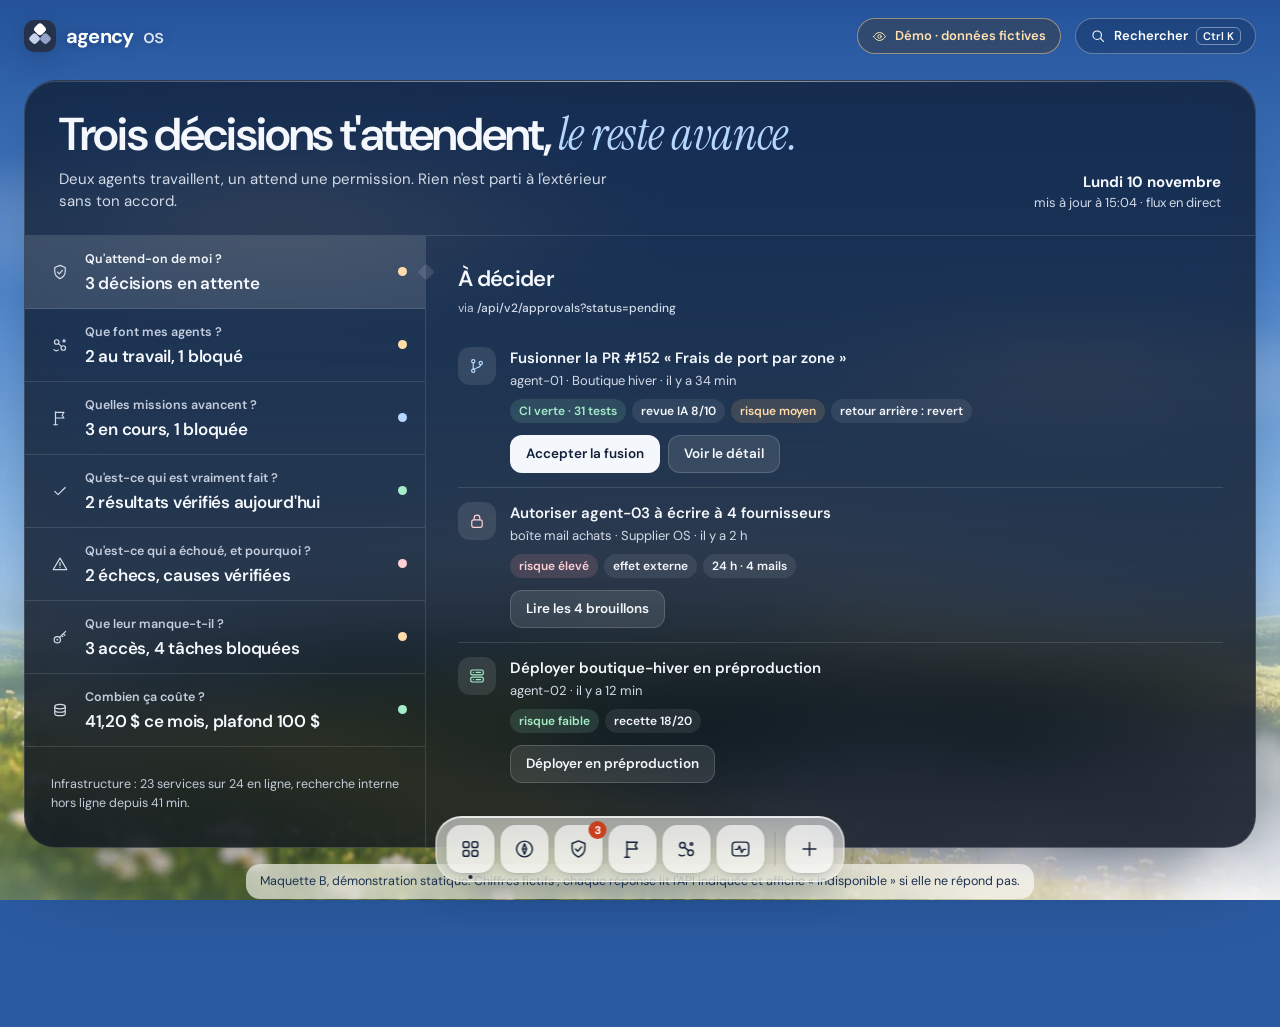
<file: proposals/B/index.html>
<!doctype html>
<html lang="fr">
<head>
<meta charset="utf-8">
<meta name="viewport" content="width=device-width, initial-scale=1, viewport-fit=cover">
<title>Agency OS · Ciel ouvert</title>
<meta name="claude:viewport-fit-sides" content="cover">
<link rel="icon" href="data:image/svg+xml,%3Csvg xmlns='http://www.w3.org/2000/svg' viewBox='0 0 34 34'%3E%3Crect width='34' height='34' rx='11' fill='%2326324a'/%3E%3Crect x='11.6' y='4.4' width='10.8' height='10.8' rx='3.4' transform='rotate(45 17 9.8)' fill='%23fff'/%3E%3C/svg%3E">
<link rel="preconnect" href="https://fonts.googleapis.com">
<link rel="preconnect" href="https://fonts.gstatic.com" crossorigin>
<link rel="stylesheet" href="https://fonts.googleapis.com/css2?family=DM+Sans:opsz,wght@9..40,400;9..40,500;9..40,600;9..40,700&family=Instrument+Serif:ital@0;1&display=swap">
<style>
/* Direction B « Ciel ouvert » — layout: un seul monde (ciel + prairie) ; une grande fenêtre de verre fumé ; à gauche les sept questions, à droite la réponse ouverte ; dock flottant en bas. Monde unique, volontairement sans thème sombre séparé. */
:root {
  --smoke: rgba(17,25,40,.74); --smoke-strong: rgba(17,25,40,.86); --smoke-hi: rgba(255,255,255,.09); --smoke-line: rgba(255,255,255,.12);
  --paper: #f4f7fc; --paper-2: #d3dbe8; --paper-3: #c4cddd;
  --sky: #b4d6ff; --ok: #a6ecc9; --warn: #ffdcaa; --danger: #ffd0d4;
  --dock: rgba(255,255,255,.55); --dock-ink: #18243a;
  --font: 'DM Sans', 'Segoe UI', system-ui, -apple-system, sans-serif;
  --serif: 'Instrument Serif', 'Iowan Old Style', Georgia, serif;
  --ease-out: cubic-bezier(.16,1,.3,1); --spring: cubic-bezier(.34,1.45,.64,1);
  color-scheme: light;
}
*, *::before, *::after { box-sizing: border-box }
body { margin: 0; min-height: 100dvh; color: var(--paper); font: 400 15px/1.5 var(--font); -webkit-font-smoothing: antialiased; overflow-x: hidden;
  background: #2a5aa0 linear-gradient(180deg, #24539a 0%, #4a83cc 30%, #8dbbe9 58%, #d6e7f6 82%, #e9f1f4 100%) fixed }
button { font: inherit; color: inherit; background: none; border: 0; padding: 0; cursor: pointer; text-align: inherit }
a { color: inherit; text-decoration: none }
::selection { background: rgba(169,208,255,.45); color: #fff }
:focus-visible { outline: 2px solid #fff; outline-offset: 3px; border-radius: 10px }
svg.i { width: 18px; height: 18px; flex: none; fill: none; stroke: currentColor; stroke-width: 1.6; stroke-linecap: round; stroke-linejoin: round }
svg.i .d { fill: currentColor; fill-opacity: .22 }
.num { font-variant-numeric: tabular-nums }
.sr { position: absolute; width: 1px; height: 1px; overflow: hidden; clip-path: inset(50%); white-space: nowrap }

/* landscape: drifting cloud light + meadow at the horizon */
.land { position: fixed; inset: 0; z-index: -1; pointer-events: none; overflow: hidden }
.land .cloud { position: absolute; border-radius: 50%; background: radial-gradient(closest-side, rgba(255,255,255,.55), rgba(255,255,255,0)); filter: blur(8px); will-change: transform }
.land .c1 { width: 60vw; height: 22vh; top: 14vh; left: -8vw; animation: float 70s linear infinite alternate }
.land .c2 { width: 44vw; height: 16vh; top: 34vh; right: -6vw; opacity: .8; animation: float 90s linear infinite alternate-reverse }
.land .c3 { width: 70vw; height: 20vh; top: 52vh; left: 20vw; opacity: .6; animation: float 110s linear infinite alternate }
@keyframes float { to { transform: translate3d(12vw, 0, 0) } }
.land .meadow { position: absolute; left: 0; right: 0; bottom: 0; height: 36vh; background: /*@meadow*/url("[data-uri]")/*/@meadow*/ center bottom / cover no-repeat; -webkit-mask: linear-gradient(transparent, #000 38%); mask: linear-gradient(transparent, #000 38%) }

.wrap { max-width: 1280px; margin: 0 auto; padding-block: 18px 128px; padding-left: max(24px, env(safe-area-inset-left, 0px)); padding-right: max(24px, env(safe-area-inset-right, 0px)) }
.sky-bar { display: flex; align-items: center; gap: 14px; margin-bottom: 26px; color: #fff; text-shadow: 0 1px 12px rgba(10,30,70,.35) }
.brand { display: flex; align-items: center; gap: 10px; font-weight: 700; font-size: 20px; letter-spacing: -.04em }
.brand svg { width: 32px; height: 32px; filter: drop-shadow(0 6px 14px rgba(10,30,70,.3)) }
.brand span { opacity: .82; font-weight: 500 }
.sky-bar .sp { flex: 1 }
.pill { display: inline-flex; align-items: center; gap: 8px; height: 36px; padding: 0 14px; border-radius: 999px; background: rgba(12,28,58,.30); border: 1px solid rgba(255,255,255,.3); font-size: 13px; font-weight: 600; -webkit-backdrop-filter: blur(14px); backdrop-filter: blur(14px); text-shadow: none }
.pill.demo { background: rgba(70,40,0,.30); color: #ffe1ad; border-color: rgba(255,214,150,.5) }
.pill kbd { font: 600 11px var(--font); padding: 1px 6px; border-radius: 6px; border: 1px solid rgba(255,255,255,.4) }

/* the smoked window */
.window { position: relative; border-radius: 32px; background: linear-gradient(180deg, var(--smoke), rgba(14,21,35,.86)); border: 1px solid var(--smoke-line); box-shadow: 0 40px 80px -30px rgba(8,20,45,.55), inset 0 1px 0 rgba(255,255,255,.14); -webkit-backdrop-filter: blur(30px) saturate(140%); backdrop-filter: blur(30px) saturate(140%); overflow: hidden }
@media (prefers-reduced-transparency: reduce) { .window { background: var(--smoke-strong); -webkit-backdrop-filter: none; backdrop-filter: none } }
.window::before { content: ""; position: absolute; inset: 0 0 auto; height: 1px; background: linear-gradient(90deg, transparent, rgba(255,255,255,.5), transparent) }
.head { display: flex; align-items: flex-end; gap: 20px; padding: 30px 34px 22px; border-bottom: 1px solid var(--smoke-line) }
.head h1 { margin: 0; font-weight: 600; font-size: clamp(30px, 3.6vw, 48px); line-height: 1.02; letter-spacing: -.04em; text-wrap: balance }
.head h1 em { font-family: var(--serif); font-style: italic; font-weight: 400; letter-spacing: -.01em; color: var(--sky) }
.head p { margin: 10px 0 0; color: var(--paper-2); max-width: 58ch }
.head .when { margin-left: auto; text-align: right; color: var(--paper-2); font-size: 13px; white-space: nowrap }
.head .when b { display: block; color: var(--paper); font-size: 15px }

/* seven questions: disclosure list (desktop = master/detail, mobile = accordion) */
.qa { display: grid; grid-template-columns: minmax(300px, 400px) minmax(0, 1fr); grid-template-rows: repeat(7, auto) 1fr }
.qa > .block { display: contents }
.qbtn { grid-column: 1; display: grid; grid-template-columns: 22px minmax(0,1fr) auto; gap: 4px 12px; align-items: center; padding: 14px 18px 14px 26px; border-bottom: 1px solid var(--smoke-line); position: relative; transition: background .35s var(--ease-out) }
.qbtn:hover { background: var(--smoke-hi) }
.qbtn[aria-expanded="true"] { background: rgba(255,255,255,.12) } .qbtn[aria-expanded="true"] .k { color: var(--paper) }
.qbtn[aria-expanded="true"]::after { content: ""; position: absolute; right: -1px; top: 50%; width: 12px; height: 12px; background: rgba(255,255,255,.12); transform: translate(50%, -50%) rotate(45deg); border-radius: 2px }
.qbtn .k { grid-column: 2; font-size: 12.5px; color: var(--paper-3); font-weight: 600 }
.qbtn .v { grid-column: 2; font-size: 17px; font-weight: 600; letter-spacing: -.015em; line-height: 1.25 }
.qbtn svg.i { grid-row: 1 / span 2; color: var(--paper-2) }
.qbtn .st { grid-row: 1 / span 2; grid-column: 3; width: 9px; height: 9px; border-radius: 50%; background: var(--ok) }
.st.warn { background: var(--warn) } .st.danger { background: var(--danger) } .st.sky { background: var(--sky) }
.qa .side-foot { grid-column: 1; grid-row: 8; padding: 16px 26px 22px; font-size: 12.5px; color: var(--paper-3) }
.panel { grid-column: 2; grid-row: 1 / -1; padding: 26px 32px 30px; border-left: 1px solid var(--smoke-line); min-width: 0 }
.panel[hidden] { display: none }
.panel.enter { animation: enter .55s var(--ease-out) both }
@keyframes enter { from { opacity: 0; transform: translateY(10px); filter: blur(6px) } }
.panel h2 { margin: 0 0 4px; font-size: 22px; font-weight: 600; letter-spacing: -.03em }
.panel .src { font-size: 12px; color: var(--paper-3); margin: 0 0 16px }
.panel .src code { font: 500 12px var(--font); color: var(--paper-2) }
.rows { list-style: none; margin: 0; padding: 0; display: grid }
.rows li { display: flex; gap: 14px; padding: 14px 0; border-top: 1px solid var(--smoke-line); align-items: flex-start }
.rows li:first-child { border-top: 0 }
.tile { width: 38px; height: 38px; border-radius: 12px; display: grid; place-items: center; flex: none; background: rgba(255,255,255,.1); color: var(--sky) }
.tile.ok { color: var(--ok) } .tile.warn { color: var(--warn) } .tile.danger { color: var(--danger) }
.grow { flex: 1; min-width: 0 }
.rows h3 { margin: 0; font-size: 15px; font-weight: 600 }
.meta { color: var(--paper-2); font-size: 13px; margin-top: 2px }
.why { margin-top: 8px; display: grid; gap: 4px; font-size: 13.5px; color: var(--paper-2) }
.why b { color: var(--paper); font-weight: 600 }
.chips { display: flex; flex-wrap: wrap; gap: 6px; margin-top: 8px }
.chip { font-size: 12px; font-weight: 600; padding: 3px 9px; border-radius: 999px; background: rgba(255,255,255,.08); color: var(--paper) }
.chip.ok { color: var(--ok); background: rgba(141,224,184,.14) } .chip.warn { color: var(--warn); background: rgba(255,200,120,.14) } .chip.danger { color: var(--danger); background: rgba(255,162,170,.14) }
.btns { display: flex; gap: 8px; flex-wrap: wrap; margin-top: 12px }
.btn { display: inline-flex; align-items: center; gap: 7px; height: 38px; padding: 0 15px; border-radius: 12px; font-weight: 600; font-size: 13.5px; background: rgba(255,255,255,.1); border: 1px solid rgba(255,255,255,.16); transition: transform .4s var(--spring), background .2s }
.btn:hover { background: rgba(255,255,255,.16); transform: translateY(-1px) }
.btn:active { transform: scale(.97) }
.btn.primary { background: #f4f7fc; color: #14203a; border-color: transparent }
.bar { height: 6px; border-radius: 99px; background: rgba(255,255,255,.12); overflow: hidden; margin-top: 8px; max-width: 280px }
.bar i { display: block; height: 100%; border-radius: inherit; background: var(--sky) } .bar.danger i { background: var(--danger) }
.none { display: flex; gap: 10px; padding: 12px 14px; border-radius: 14px; border: 1px dashed rgba(255,255,255,.25); color: var(--paper-2); font-size: 13.5px; margin-bottom: 8px }
.big { font-size: 46px; font-weight: 600; letter-spacing: -.045em; line-height: 1 }
.big small { font-size: 16px; font-weight: 500; color: var(--paper-2); letter-spacing: 0 }
.meter { height: 10px; border-radius: 99px; background: rgba(255,255,255,.12); margin: 14px 0 18px; overflow: hidden; max-width: 520px }
.meter i { display: block; width: 41.2%; height: 100%; background: linear-gradient(90deg, #8fc2ff, #d6e8ff); border-radius: inherit }
.kv { display: grid; grid-template-columns: repeat(auto-fit, minmax(150px, 1fr)); gap: 10px; max-width: 640px }
.kv div { padding: 12px 14px; border-radius: 14px; background: rgba(255,255,255,.07) }
.kv span { display: block; font-size: 12.5px; color: var(--paper-3) } .kv b { font-size: 17px; font-weight: 600 }
.spark { display: flex; align-items: flex-end; gap: 5px; height: 64px; margin-top: 18px; max-width: 520px }
.spark i { flex: 1; border-radius: 4px 4px 2px 2px; background: rgba(169,208,255,.4) } .spark i:last-child { background: var(--sky) }

/* dock with proximity magnification (physics) */
.dock { position: fixed; z-index: 30; left: 50%; bottom: calc(18px + env(safe-area-inset-bottom, 0px)); transform: translateX(-50%); display: flex; align-items: flex-end; gap: 6px; padding: 8px 10px; border-radius: 26px; background: var(--dock); border: 1px solid rgba(255,255,255,.7); box-shadow: 0 20px 40px -18px rgba(20,40,70,.45), inset 0 1px 0 rgba(255,255,255,.8); -webkit-backdrop-filter: blur(22px) saturate(170%); backdrop-filter: blur(22px) saturate(170%); color: var(--dock-ink) }
.dock a, .dock button { position: relative; width: 48px; height: 48px; display: grid; place-items: center; border-radius: 15px; background: rgba(255,255,255,.65); box-shadow: 0 4px 10px -6px rgba(20,40,70,.5); transform-origin: bottom center; transition: transform .45s var(--spring) }
.dock svg.i { width: 22px; height: 22px } .dock svg.i .d { fill-opacity: .18 }
.dock [aria-current="page"]::after { content: ""; position: absolute; bottom: -6px; width: 4px; height: 4px; border-radius: 50%; background: var(--dock-ink) }
.dock .tip { position: absolute; bottom: calc(100% + 10px); left: 50%; transform: translate(-50%, 4px); white-space: nowrap; font-size: 12px; font-weight: 600; padding: 4px 9px; border-radius: 8px; background: rgba(17,25,40,.85); color: #fff; opacity: 0; pointer-events: none; transition: opacity .2s, transform .3s var(--ease-out) }
.dock a:hover .tip, .dock a:focus-visible .tip, .dock button:hover .tip, .dock button:focus-visible .tip { opacity: 1; transform: translate(-50%, 0) }
.dock .count { position: absolute; top: -4px; right: -4px; min-width: 18px; height: 18px; border-radius: 9px; display: grid; place-items: center; font-size: 11px; font-weight: 700; background: #c8401f; color: #fff }
.dock .sep { width: 1px; height: 34px; background: rgba(24,36,58,.15); margin: 0 4px 7px }

/* all-modules sheet */
.sheet { position: fixed; inset: 0; z-index: 40; display: grid; place-items: end center; padding: 16px; padding-bottom: calc(96px + env(safe-area-inset-bottom, 0px)); background: rgba(10,20,40,.25) }
.sheet[hidden] { display: none }
.sheet .card { width: min(560px, 100%); border-radius: 26px; padding: 18px; background: var(--smoke-strong); border: 1px solid var(--smoke-line); -webkit-backdrop-filter: blur(30px); backdrop-filter: blur(30px); animation: rise .5s var(--spring) both }
@keyframes rise { from { transform: translateY(24px) scale(.97); opacity: 0 } }
.sheet h2 { margin: 2px 6px 12px; font-size: 16px; font-weight: 600 }
.mods { display: grid; grid-template-columns: repeat(4, 1fr); gap: 6px }
.mods a { display: grid; justify-items: center; gap: 6px; padding: 12px 4px; border-radius: 14px; font-size: 12px; text-align: center; color: var(--paper-2) }
.mods a:hover, .mods a:focus-visible { background: rgba(255,255,255,.1); color: var(--paper) }
.mods svg.i { width: 24px; height: 24px; color: var(--sky) }
.foot { margin: 16px auto 0; width: fit-content; max-width: 100%; font-size: 12.5px; color: #1d3150; padding: 8px 14px; border-radius: 14px; background: rgba(255,255,255,.62); -webkit-backdrop-filter: blur(12px); backdrop-filter: blur(12px) }
.toast { position: fixed; left: 50%; top: calc(16px + env(safe-area-inset-top, 0px)); transform: translate(-50%, -16px); opacity: 0; padding: 11px 16px; border-radius: 14px; background: var(--smoke-strong); color: #fff; font-weight: 600; font-size: 13px; transition: transform .5s var(--spring), opacity .3s; pointer-events: none; z-index: 50; max-width: calc(100vw - 32px) }
.toast.show { transform: translate(-50%, 0); opacity: 1 }

@media (max-width: 900px) {
  .wrap { padding-left: max(16px, env(safe-area-inset-left, 0px)); padding-right: max(16px, env(safe-area-inset-right, 0px)); padding-block: 12px 116px }
  .sky-bar .pill.search span, .sky-bar .pill.search kbd { display: none } .sky-bar .pill.search { width: 36px; padding: 0; justify-content: center }
  .head { padding: 22px 20px 18px; flex-direction: column; align-items: flex-start }
  .head .when { margin-left: 0; text-align: left }
  .window { border-radius: 26px }
  .qa { display: block }
  .qa > .block { display: block; border-bottom: 1px solid var(--smoke-line) }
  .qbtn { border-bottom: 0; padding: 14px 18px; width: 100% }
  .qbtn[aria-expanded="true"]::after { display: none }
  .panel { border-left: 0; padding: 4px 18px 20px }
  .qa .side-foot { padding: 14px 18px 18px }
  .dock { left: 12px; right: 12px; transform: none; justify-content: space-between; padding: 7px 8px }
  .dock .sep, .dock .xtra { display: none }
  .dock a, .dock button { width: 50px; height: 50px }
}
@media (max-width: 480px) { .sky-bar .pill.demo span { display: none } .mods { grid-template-columns: repeat(3, 1fr) } .head h1 { font-size: 30px } }
@media (prefers-reduced-motion: reduce) { *, *::before, *::after { animation-duration: .001ms !important; animation-iteration-count: 1 !important; transition-duration: .001ms !important } }
</style>
</head>
<body>
<!-- @icons -->
<svg class="icon-defs" aria-hidden="true" focusable="false" xmlns="http://www.w3.org/2000/svg" width="0" height="0" style="position:absolute">
  <!-- Agency OS module marks: original 24x24 geometry, 1.6 stroke, round joins. ".d" = secondary layer (duotone in direction B). -->
  <symbol id="i-directeur" viewBox="0 0 24 24"><circle cx="12" cy="12" r="8.6"/><path class="d" d="M12 6.4 14.3 12 12 17.6 9.7 12Z"/><circle cx="12" cy="12" r="1.1" fill="currentColor" stroke="none"/></symbol>
  <symbol id="i-missions" viewBox="0 0 24 24"><path d="M6 21V3.8"/><path class="d" d="M6 4.6h11.2l-2.3 3.7 2.3 3.7H6"/><path d="M3.6 21h5"/></symbol>
  <symbol id="i-agents" viewBox="0 0 24 24"><circle cx="7.6" cy="8" r="3"/><circle class="d" cx="16.4" cy="16" r="3"/><path d="M9.9 10.2l4.2 3.6"/><circle cx="17.4" cy="6.6" r="1.4"/><path d="M9.8 18.8c-1.6 1-4.4.9-5.8-.6"/></symbol>
  <symbol id="i-models" viewBox="0 0 24 24"><path class="d" d="M12 3.4 20.6 19H3.4Z"/><path d="M12 3.4V19M12 19l-5-6.6M12 19l5-6.6"/></symbol>
  <symbol id="i-runs" viewBox="0 0 24 24"><rect x="3" y="4.5" width="18" height="15" rx="3.6"/><path class="d" d="M6.4 12.4h2.8l1.6-3.6 2.6 7 1.8-3.4h2.4"/></symbol>
  <symbol id="i-approvals" viewBox="0 0 24 24"><path class="d" d="M12 3.2 19 6v5.3c0 4.4-2.9 7.7-7 9.5-4.1-1.8-7-5.1-7-9.5V6Z"/><path d="m8.8 12.1 2.3 2.3 4.2-4.6"/></symbol>
  <symbol id="i-infra" viewBox="0 0 24 24"><rect x="3.6" y="4" width="16.8" height="6.4" rx="2.2"/><rect class="d" x="3.6" y="13.6" width="16.8" height="6.4" rx="2.2"/><path d="M7.2 7.2h.01M7.2 16.8h.01M11 7.2h5.6M11 16.8h5.6"/></symbol>
  <symbol id="i-jarvis" viewBox="0 0 24 24"><circle class="d" cx="8.4" cy="15.6" r="4.2"/><path d="m11.4 12.6 8.2-8.2M16.4 7.6l2.2 2.2M14.2 9.8l1.6 1.6"/><circle cx="8.4" cy="15.6" r="1.2" fill="currentColor" stroke="none"/></symbol>
  <symbol id="i-brain" viewBox="0 0 24 24"><circle cx="6" cy="7" r="2.4"/><circle cx="18" cy="8.4" r="2.4"/><circle class="d" cx="11.4" cy="17.4" r="3"/><path d="M8.3 7.4l7.3.8M7.1 9.2l2.9 5.6M16.9 10.6l-3.6 4.6"/></symbol>
  <symbol id="i-skills" viewBox="0 0 24 24"><path d="M9 3.4v4.2M15 3.4v4.2"/><path class="d" d="M6.2 7.6h11.6v3.2a5.8 5.8 0 0 1-11.6 0Z"/><path d="M12 16.6v4"/></symbol>
  <symbol id="i-supplier" viewBox="0 0 24 24"><path class="d" d="M12 3.2 20 7.6v8.8L12 20.8 4 16.4V7.6Z"/><path d="M4 7.6l8 4.4 8-4.4M12 12v8.8M8 5.4l8 4.4"/></symbol>
  <symbol id="i-settings" viewBox="0 0 24 24"><path d="M4 7h16M4 17h16"/><circle class="d" cx="9" cy="7" r="2.6"/><circle class="d" cx="15.4" cy="17" r="2.6"/></symbol>
  <!-- utility glyphs -->
  <symbol id="i-search" viewBox="0 0 24 24"><circle cx="10.8" cy="10.8" r="6.4"/><path d="m15.6 15.6 4.6 4.6"/></symbol>
  <symbol id="i-plus" viewBox="0 0 24 24"><path d="M12 5v14M5 12h14"/></symbol>
  <symbol id="i-check" viewBox="0 0 24 24"><path d="m5 12.4 4.4 4.4L19 7.4"/></symbol>
  <symbol id="i-x" viewBox="0 0 24 24"><path d="M6.4 6.4 17.6 17.6M17.6 6.4 6.4 17.6"/></symbol>
  <symbol id="i-alert" viewBox="0 0 24 24"><path d="M12 4.2 21 19.4H3Z"/><path d="M12 10v4.2M12 16.9h.01"/></symbol>
  <symbol id="i-clock" viewBox="0 0 24 24"><circle cx="12" cy="12" r="8.4"/><path d="M12 7.6V12l3 1.8"/></symbol>
  <symbol id="i-lock" viewBox="0 0 24 24"><rect x="5" y="10.4" width="14" height="10" rx="2.6"/><path d="M8.2 10.4V8a3.8 3.8 0 0 1 7.6 0v2.4"/></symbol>
  <symbol id="i-coin" viewBox="0 0 24 24"><ellipse cx="12" cy="7.4" rx="7" ry="3"/><path d="M5 7.4v4.6c0 1.7 3.1 3 7 3s7-1.3 7-3V7.4M5 12v4.6c0 1.7 3.1 3 7 3s7-1.3 7-3V12"/></symbol>
  <symbol id="i-chevron" viewBox="0 0 24 24"><path d="m9.4 6 6 6-6 6"/></symbol>
  <symbol id="i-down" viewBox="0 0 24 24"><path d="m6 9.4 6 6 6-6"/></symbol>
  <symbol id="i-retry" viewBox="0 0 24 24"><path d="M19.4 12a7.4 7.4 0 1 1-2.2-5.2"/><path d="M19.6 4.6v4.2h-4.2"/></symbol>
  <symbol id="i-eye" viewBox="0 0 24 24"><path d="M2.6 12S6 5.6 12 5.6 21.4 12 21.4 12 18 18.4 12 18.4 2.6 12 2.6 12Z"/><circle cx="12" cy="12" r="2.8"/></symbol>
  <symbol id="i-grid" viewBox="0 0 24 24"><rect x="4" y="4" width="6.4" height="6.4" rx="2"/><rect x="13.6" y="4" width="6.4" height="6.4" rx="2"/><rect x="4" y="13.6" width="6.4" height="6.4" rx="2"/><rect x="13.6" y="13.6" width="6.4" height="6.4" rx="2"/></symbol>
  <symbol id="i-moon" viewBox="0 0 24 24"><path d="M19.6 15.2A8 8 0 0 1 8.8 4.4a8 8 0 1 0 10.8 10.8Z"/></symbol>
  <symbol id="i-pause" viewBox="0 0 24 24"><path d="M9 6v12M15 6v12"/></symbol>
  <symbol id="i-play" viewBox="0 0 24 24"><path d="m8 5.6 10.4 6.4L8 18.4Z"/></symbol>
  <symbol id="i-file" viewBox="0 0 24 24"><path d="M6 3.4h8l4 4V20.6H6Z"/><path d="M14 3.4v4h4M9 12.4h6M9 16h6"/></symbol>
  <symbol id="i-branch" viewBox="0 0 24 24"><circle cx="7" cy="5.6" r="2.2"/><circle cx="7" cy="18.4" r="2.2"/><circle cx="17" cy="8" r="2.2"/><path d="M7 7.8v8.4M17 10.2c0 4-6 3.6-9.4 6.4"/></symbol>
  <!-- brand: incumbent V1 mark (three soft tiles), redrawn as vector -->
  <symbol id="brand" viewBox="0 0 34 34"><rect width="34" height="34" rx="11" fill="#26324a"/><rect x="11.6" y="4.4" width="10.8" height="10.8" rx="3.4" transform="rotate(45 17 9.8)" fill="#fff"/><rect x="6.4" y="15" width="9.6" height="9.6" rx="3" transform="rotate(45 11.2 19.8)" fill="#d7e2ff" opacity=".9"/><rect x="18" y="15" width="9.6" height="9.6" rx="3" transform="rotate(45 22.8 19.8)" fill="#b7c8f4" opacity=".75"/></symbol>
</svg>
<!-- /@icons -->
<div class="land" aria-hidden="true"><i class="cloud c1"></i><i class="cloud c2"></i><i class="cloud c3"></i><i class="meadow"></i></div>

<div class="wrap">
  <header class="sky-bar">
    <div class="brand"><svg aria-hidden="true"><use href="#brand"/></svg>agency<span>os</span></div>
    <div class="sp"></div>
    <span class="pill demo"><svg class="i" style="width:15px;height:15px"><use href="#i-eye"/></svg><span>Démo · données fictives</span><b class="sr">Démo</b></span>
    <button class="pill search" type="button" id="search" aria-label="Rechercher (Ctrl K)"><svg class="i" style="width:16px;height:16px"><use href="#i-search"/></svg><span>Rechercher</span><kbd>Ctrl K</kbd></button>
  </header>

  <main class="window" id="contenu">
    <div class="head">
      <div>
        <h1>Trois décisions t'attendent, <em>le reste avance.</em></h1>
        <p>Deux agents travaillent, un attend une permission. Rien n'est parti à l'extérieur sans ton accord.</p>
      </div>
      <div class="when"><b>Lundi 10 novembre</b><span class="num">mis à jour à 15:04 · flux en direct</span></div>
    </div>

    <div class="qa" id="qa">
      <div class="block">
        <button class="qbtn" type="button" aria-expanded="true" aria-controls="p-dec" id="q-dec"><svg class="i"><use href="#i-approvals"/></svg><span class="k">Qu'attend-on de moi ?</span><span class="v num">3 décisions en attente</span><span class="st warn"></span></button>
        <section class="panel" id="p-dec" aria-labelledby="q-dec">
          <h2>À décider</h2><p class="src">via <code>/api/v2/approvals?status=pending</code></p>
          <ul class="rows">
            <li><span class="tile"><svg class="i"><use href="#i-branch"/></svg></span><div class="grow"><h3>Fusionner la PR #152 « Frais de port par zone »</h3><div class="meta">agent-01 · Boutique hiver · il y a 34 min</div><div class="chips"><span class="chip ok">CI verte · 31 tests</span><span class="chip">revue IA 8/10</span><span class="chip warn">risque moyen</span><span class="chip">retour arrière : revert</span></div><div class="btns"><button class="btn primary" type="button" data-demo="Démo : la fusion n'a pas été envoyée.">Accepter la fusion</button><button class="btn" type="button" data-demo="Démo : le détail s'ouvre dans Validations.">Voir le détail</button></div></div></li>
            <li><span class="tile danger"><svg class="i"><use href="#i-lock"/></svg></span><div class="grow"><h3>Autoriser agent-03 à écrire à 4 fournisseurs</h3><div class="meta">boîte mail achats · Supplier OS · il y a 2 h</div><div class="chips"><span class="chip danger">risque élevé</span><span class="chip">effet externe</span><span class="chip">24 h · 4 mails</span></div><div class="btns"><button class="btn" type="button" data-demo="Démo : les 4 brouillons s'ouvrent dans l'app réelle.">Lire les 4 brouillons</button></div></div></li>
            <li><span class="tile ok"><svg class="i"><use href="#i-infra"/></svg></span><div class="grow"><h3>Déployer boutique-hiver en préproduction</h3><div class="meta">agent-02 · il y a 12 min</div><div class="chips"><span class="chip ok">risque faible</span><span class="chip">recette 18/20</span></div><div class="btns"><button class="btn" type="button" data-demo="Démo : aucun déploiement lancé.">Déployer en préproduction</button></div></div></li>
          </ul>
        </section>
      </div>

      <div class="block">
        <button class="qbtn" type="button" aria-expanded="false" aria-controls="p-ag" id="q-ag"><svg class="i"><use href="#i-agents"/></svg><span class="k">Que font mes agents ?</span><span class="v num">2 au travail, 1 bloqué</span><span class="st warn"></span></button>
        <section class="panel" id="p-ag" aria-labelledby="q-ag" hidden>
          <h2>Équipe en ce moment</h2><p class="src">via <code>/api/v2/agents</code> · présence par <code>last_seen_s</code></p>
          <ul class="rows">
            <li><span class="tile"><svg class="i"><use href="#i-directeur"/></svg></span><div class="grow"><h3>Directeur</h3><div class="meta">planifie le lot 2 de Boutique hiver · grand modèle · vu il y a 4 s</div></div></li>
            <li><span class="tile num">01</span><div class="grow"><h3>agent-01 · dev</h3><div class="meta">#412 Frais de port par zone · tests en cours depuis 18 min</div></div></li>
            <li><span class="tile num">02</span><div class="grow"><h3>agent-02 · qa</h3><div class="meta">#409 Tunnel de commande de bout en bout · depuis 6 min</div></div></li>
            <li><span class="tile warn num">03</span><div class="grow"><h3>agent-03 · marketing</h3><div class="meta">en pause : attend l'autorisation mail · 2 tâches prêtes</div></div></li>
          </ul>
        </section>
      </div>

      <div class="block">
        <button class="qbtn" type="button" aria-expanded="false" aria-controls="p-mi" id="q-mi"><svg class="i"><use href="#i-missions"/></svg><span class="k">Quelles missions avancent ?</span><span class="v num">3 en cours, 1 bloquée</span><span class="st sky"></span></button>
        <section class="panel" id="p-mi" aria-labelledby="q-mi" hidden>
          <h2>Missions en cours</h2><p class="src">via <code>/api/v2/objectives</code></p>
          <ul class="rows">
            <li><span class="tile"><svg class="i"><use href="#i-missions"/></svg></span><div class="grow"><h3>Boutique hiver : fiches et livraison</h3><div class="meta num">5 tâches sur 8 · agent-01, agent-02</div><div class="bar"><i style="width:62%"></i></div></div></li>
            <li><span class="tile warn"><svg class="i"><use href="#i-file"/></svg></span><div class="grow"><h3>Veille niches : rapport hebdomadaire</h3><div class="meta num">3 tâches sur 3 · attend ta relecture</div><div class="bar"><i style="width:100%"></i></div></div></li>
            <li><span class="tile danger"><svg class="i"><use href="#i-supplier"/></svg></span><div class="grow"><h3>Supplier OS : relancer les fournisseurs</h3><div class="meta num">2 tâches sur 6 · bloquée par une permission</div><div class="bar danger"><i style="width:33%"></i></div></div></li>
          </ul>
        </section>
      </div>

      <div class="block">
        <button class="qbtn" type="button" aria-expanded="false" aria-controls="p-re" id="q-re"><svg class="i"><use href="#i-check"/></svg><span class="k">Qu'est-ce qui est vraiment fait ?</span><span class="v num">2 résultats vérifiés aujourd'hui</span><span class="st"></span></button>
        <section class="panel" id="p-re" aria-labelledby="q-re" hidden>
          <h2>Résultats vérifiés</h2><p class="src">via <code>/objectives/{id}/evidence</code> et <code>/git/activity</code></p>
          <div class="none"><svg class="i"><use href="#i-coin"/></svg><span><b>Chiffre d'affaires encaissé : indisponible.</b> Aucune intégration bancaire ; la valeur reste vide plutôt qu'estimée.</span></div>
          <ul class="rows">
            <li><span class="tile ok"><svg class="i"><use href="#i-check"/></svg></span><div class="grow"><h3>PR #151 fusionnée : fiches produits, 12 variantes</h3><div class="meta">14:52 · agent-01</div><div class="chips"><span class="chip ok">CI verte</span><span class="chip">48 tests passés</span></div></div></li>
            <li><span class="tile ok"><svg class="i"><use href="#i-file"/></svg></span><div class="grow"><h3>Rapport de veille livré</h3><div class="meta">13:58 · Directeur · relecture demandée</div><div class="chips"><span class="chip ok">11 sources vérifiées</span><span class="chip warn">3 non vérifiées</span></div></div></li>
          </ul>
        </section>
      </div>

      <div class="block">
        <button class="qbtn" type="button" aria-expanded="false" aria-controls="p-ko" id="q-ko"><svg class="i"><use href="#i-alert"/></svg><span class="k">Qu'est-ce qui a échoué, et pourquoi ?</span><span class="v num">2 échecs, causes vérifiées</span><span class="st danger"></span></button>
        <section class="panel" id="p-ko" aria-labelledby="q-ko" hidden>
          <h2>Échecs et causes</h2><p class="src">via <code>/api/v2/tasks?state=failed</code> et traces</p>
          <ul class="rows">
            <li><span class="tile danger"><svg class="i"><use href="#i-x"/></svg></span><div class="grow"><h3>Importer le catalogue fournisseur (#405)</h3><div class="meta">agent-01 · 3 tentatives sur 3 · 14:31</div><div class="why"><span><b>Cause vérifiée :</b> l'API du fournisseur répond 401, la clé fournisseur manque dans le coffre.</span><span><b>Prochaine action sûre :</b> ajouter la clé dans le coffre des agents, puis relancer.</span></div><div class="btns"><button class="btn" type="button" data-demo="Démo : la trace c-7f3a2e s'ouvre dans Exécutions.">Ouvrir la trace</button></div></div></li>
            <li><span class="tile warn"><svg class="i"><use href="#i-retry"/></svg></span><div class="grow"><h3>Capture d'aperçu de la boutique (#398)</h3><div class="meta">agent-02 · tentative 2 sur 3 · relancée seule</div><div class="why"><span><b>Cause vérifiée :</b> délai du navigateur dépassé (90 s) sur la page panier.</span></div></div></li>
          </ul>
        </section>
      </div>

      <div class="block">
        <button class="qbtn" type="button" aria-expanded="false" aria-controls="p-ma" id="q-ma"><svg class="i"><use href="#i-jarvis"/></svg><span class="k">Que leur manque-t-il ?</span><span class="v num">3 accès, 4 tâches bloquées</span><span class="st warn"></span></button>
        <section class="panel" id="p-ma" aria-labelledby="q-ma" hidden>
          <h2>Permissions et ressources manquantes</h2><p class="src">via <code>/api/v2/platform/capabilities</code> et <code>/api/v2/acces</code></p>
          <ul class="rows">
            <li><span class="tile danger"><svg class="i"><use href="#i-jarvis"/></svg></span><div class="grow"><h3>Clé API fournisseur absente du coffre</h3><div class="meta">bloque #405 et #406 · seul toi peux l'ajouter</div></div></li>
            <li><span class="tile warn"><svg class="i"><use href="#i-lock"/></svg></span><div class="grow"><h3>Boîte mail achats non autorisée</h3><div class="meta">agent-03 · décision en attente</div></div></li>
            <li><span class="tile"><svg class="i"><use href="#i-infra"/></svg></span><div class="grow"><h3>Jarvis : accès lecture au serveur média expiré</h3><div class="meta">accordé 2 h, fini à 13:00</div><div class="btns"><button class="btn" type="button" data-demo="Démo : aucun accès renouvelé.">Renouveler 2 h</button></div></div></li>
          </ul>
        </section>
      </div>

      <div class="block">
        <button class="qbtn" type="button" aria-expanded="false" aria-controls="p-co" id="q-co"><svg class="i"><use href="#i-coin"/></svg><span class="k">Combien ça coûte ?</span><span class="v num">41,20 $ ce mois, plafond 100 $</span><span class="st"></span></button>
        <section class="panel" id="p-co" aria-labelledby="q-co" hidden>
          <h2>Coût de fonctionnement</h2><p class="src">via <code>/api/v2/spend?days=30</code> (LiteLLM)</p>
          <div class="big num">41,20 $ <small>sur 100 $ ce mois</small></div>
          <div class="meter" role="img" aria-label="41 % du plafond mensuel"><i></i></div>
          <div class="kv num"><div><span>24 dernières heures</span><b>3,85 $</b></div><div><span>Exécutions 24 h</span><b>37</b></div><div><span>grand modèle</span><b>22,10 $</b></div><div><span>Modèles locaux</span><b>0 $</b></div></div>
          <div class="spark" role="img" aria-label="Dépense quotidienne sur 14 jours"><i style="height:22%"></i><i style="height:35%"></i><i style="height:18%"></i><i style="height:52%"></i><i style="height:61%"></i><i style="height:10%"></i><i style="height:12%"></i><i style="height:44%"></i><i style="height:72%"></i><i style="height:100%"></i><i style="height:58%"></i><i style="height:30%"></i><i style="height:66%"></i><i style="height:94%"></i></div>
        </section>
      </div>
      <p class="side-foot">Infrastructure : 23 services sur 24 en ligne, recherche interne hors ligne depuis 41 min.</p>
    </div>
  </main>
  <p class="foot">Maquette B, démonstration statique. Chiffres fictifs ; chaque réponse lit l'API indiquée et affiche « indisponible » si elle ne répond pas.</p>
</div>

<nav class="dock" id="dock" aria-label="Modules principaux">
  <a href="#" aria-current="page" aria-label="Vue d'ensemble"><svg class="i"><use href="#i-grid"/></svg><span class="tip">Vue d'ensemble</span></a>
  <a href="#" aria-label="Directeur"><svg class="i"><use href="#i-directeur"/></svg><span class="tip">Directeur</span></a>
  <a href="#q-dec" aria-label="Validations, 3 en attente"><svg class="i"><use href="#i-approvals"/></svg><span class="tip">Validations</span><span class="count num">3</span></a>
  <a href="#q-mi" aria-label="Missions et tâches"><svg class="i"><use href="#i-missions"/></svg><span class="tip">Missions</span></a>
  <a href="#q-ag" class="xtra" aria-label="Agents et workers"><svg class="i"><use href="#i-agents"/></svg><span class="tip">Agents</span></a>
  <a href="#" class="xtra" aria-label="Exécutions et traces"><svg class="i"><use href="#i-runs"/></svg><span class="tip">Exécutions</span></a>
  <span class="sep" aria-hidden="true"></span>
  <button type="button" id="all" aria-haspopup="dialog" aria-label="Tous les modules"><svg class="i"><use href="#i-plus"/></svg><span class="tip">Tous les modules</span></button>
</nav>

<div class="sheet" id="sheet" hidden>
  <div class="card" role="dialog" aria-modal="true" aria-labelledby="sheet-t">
    <h2 id="sheet-t">Tous les modules</h2>
    <div class="mods">
      <a href="#"><svg class="i"><use href="#i-directeur"/></svg>Directeur</a><a href="#"><svg class="i"><use href="#i-missions"/></svg>Missions et tâches</a><a href="#"><svg class="i"><use href="#i-agents"/></svg>Agents et workers</a><a href="#"><svg class="i"><use href="#i-models"/></svg>Modèles et budgets</a>
      <a href="#"><svg class="i"><use href="#i-runs"/></svg>Exécutions et traces</a><a href="#"><svg class="i"><use href="#i-approvals"/></svg>Validations</a><a href="#"><svg class="i"><use href="#i-infra"/></svg>Infrastructure</a><a href="#"><svg class="i"><use href="#i-jarvis"/></svg>Jarvis et permissions</a>
      <a href="#"><svg class="i"><use href="#i-brain"/></svg>Brain OS et mémoire</a><a href="#"><svg class="i"><use href="#i-skills"/></svg>Skills et intégrations</a><a href="#"><svg class="i"><use href="#i-supplier"/></svg>Supplier OS</a><a href="#"><svg class="i"><use href="#i-settings"/></svg>Paramètres</a>
    </div>
  </div>
</div>
<div class="toast" role="status" aria-live="polite" id="toast"></div>

<script>
(() => {
  const $ = (s, r = document) => r.querySelector(s), $$ = (s, r = document) => [...r.querySelectorAll(s)]
  const toast = $('#toast'); let t
  const say = (m) => { toast.textContent = m; toast.classList.add('show'); clearTimeout(t); t = setTimeout(() => toast.classList.remove('show'), 2600) }
  $$('[data-demo]').forEach((b) => b.addEventListener('click', () => say(b.dataset.demo)))
  const wide = matchMedia('(min-width: 901px)')
  // on a phone the seven answers come first, all closed
  if (!wide.matches) $$('.qbtn').forEach((b) => { b.setAttribute('aria-expanded', 'false'); $('#' + b.getAttribute('aria-controls')).hidden = true })
  const open = (btn, focus) => {
    const mobile = !wide.matches, isOpen = btn.getAttribute('aria-expanded') === 'true'
    $$('.qbtn').forEach((b) => { if (b !== btn || (mobile && isOpen)) { b.setAttribute('aria-expanded', 'false'); $('#' + b.getAttribute('aria-controls')).hidden = true } })
    if (mobile && isOpen) return
    btn.setAttribute('aria-expanded', 'true')
    const p = $('#' + btn.getAttribute('aria-controls')); p.hidden = false; p.classList.remove('enter'); void p.offsetWidth; p.classList.add('enter')
    if (focus) btn.focus()
  }
  $$('.qbtn').forEach((b, i, all) => {
    b.addEventListener('click', () => open(b))
    b.addEventListener('keydown', (e) => { // arrow keys walk the seven questions
      const k = { ArrowDown: 1, ArrowUp: -1 }[e.key]; if (!k || !wide.matches) return
      e.preventDefault(); open(all[(i + k + all.length) % all.length], true)
    })
  })
  $$('.dock a[href^="#q-"]').forEach((a) => a.addEventListener('click', (e) => { e.preventDefault(); const b = $(a.getAttribute('href')); open(b, true); b.scrollIntoView({ block: 'nearest', behavior: 'smooth' }) }))
  // dock magnification: scale follows pointer distance (disabled for reduced motion and touch)
  const dock = $('#dock'), items = $$('a, button', dock)
  const calm = matchMedia('(prefers-reduced-motion: reduce)').matches || matchMedia('(pointer: coarse)').matches
  if (!calm) {
    dock.addEventListener('pointermove', (e) => items.forEach((el) => { const r = el.getBoundingClientRect(), d = Math.abs(e.clientX - (r.left + r.width / 2)); el.style.transform = `scale(${1 + Math.max(0, 1 - d / 140) * 0.32})` }))
    dock.addEventListener('pointerleave', () => items.forEach((el) => (el.style.transform = '')))
  }
  const sheet = $('#sheet'), all = $('#all')
  const close = () => { sheet.hidden = true; all.focus() }
  all.addEventListener('click', () => { sheet.hidden = false; $('.mods a', sheet).focus() })
  sheet.addEventListener('click', (e) => { if (e.target === sheet) close() })
  addEventListener('keydown', (e) => {
    if (e.key === 'Escape' && !sheet.hidden) close()
    if ((e.ctrlKey || e.metaKey) && e.key.toLowerCase() === 'k') { e.preventDefault(); say('Démo : la palette Ctrl K cherche missions, tâches et modules.') }
  })
  $('#search').addEventListener('click', () => say('Démo : la palette Ctrl K cherche missions, tâches et modules.'))
})()
</script>
</body>
</html>
</file>
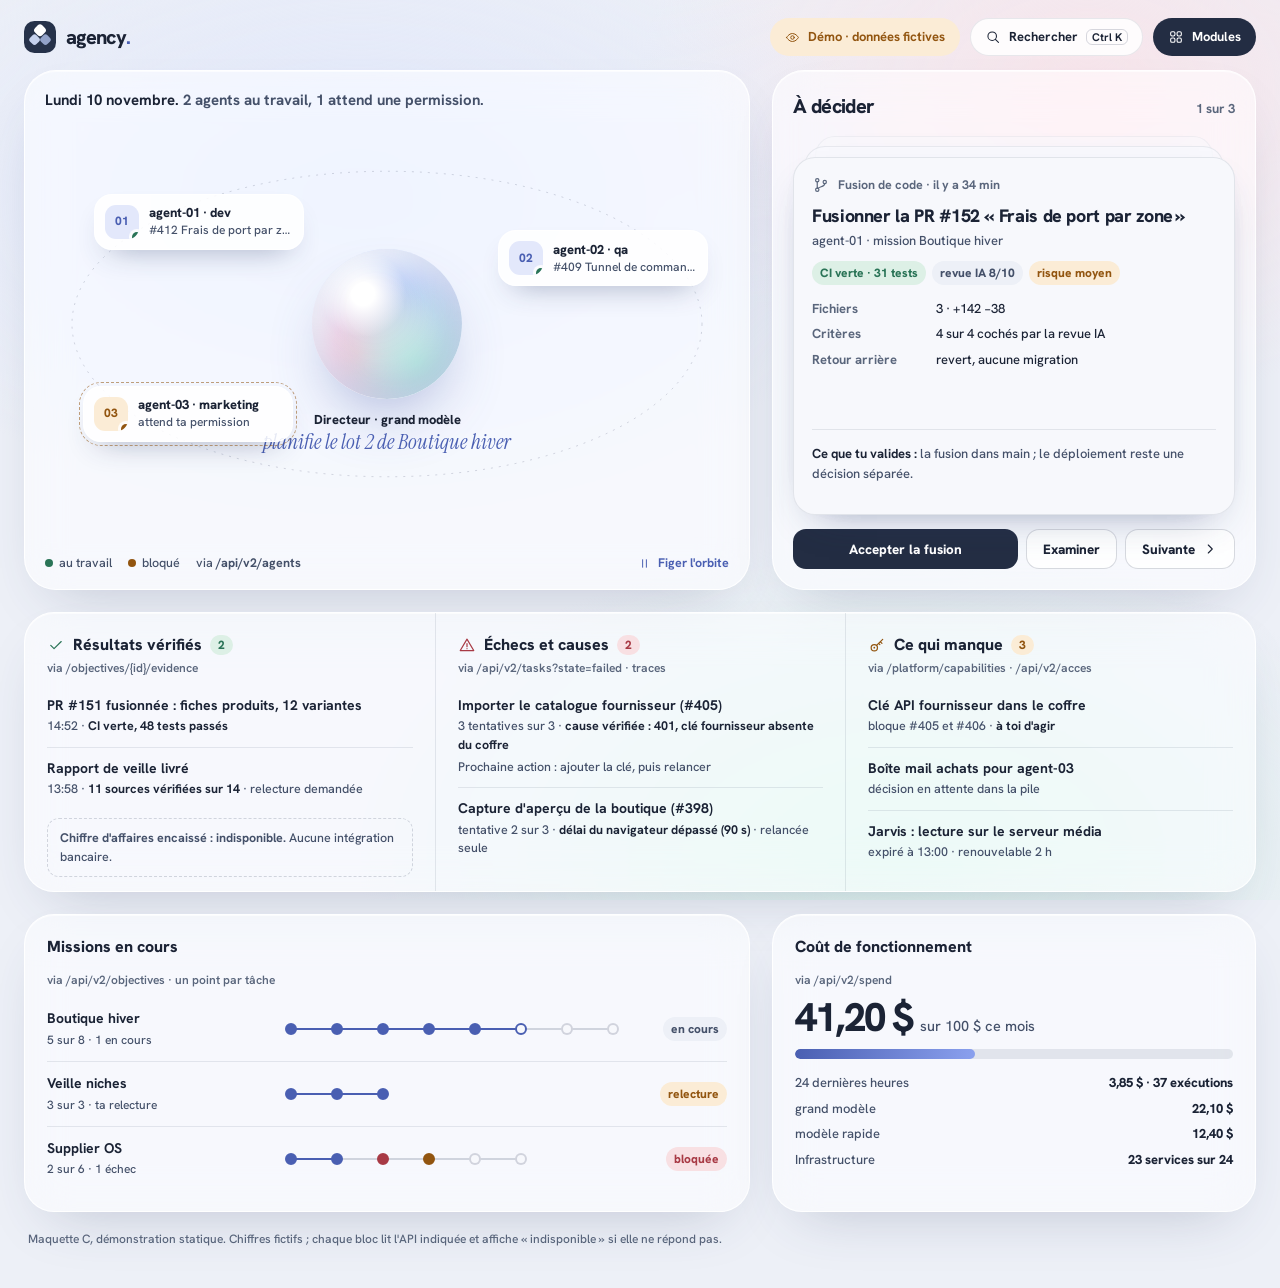
<file: proposals/C/index.html>
<!doctype html>
<html lang="fr">
<head>
<meta charset="utf-8">
<meta name="viewport" content="width=device-width, initial-scale=1, viewport-fit=cover">
<title>Agency OS · Orbite</title>
<meta name="claude:viewport-fit-sides" content="cover">
<link rel="icon" href="data:image/svg+xml,%3Csvg xmlns='http://www.w3.org/2000/svg' viewBox='0 0 34 34'%3E%3Crect width='34' height='34' rx='11' fill='%2326324a'/%3E%3Crect x='11.6' y='4.4' width='10.8' height='10.8' rx='3.4' transform='rotate(45 17 9.8)' fill='%23fff'/%3E%3C/svg%3E">
<link rel="preconnect" href="https://fonts.googleapis.com">
<link rel="preconnect" href="https://fonts.gstatic.com" crossorigin>
<link rel="stylesheet" href="https://fonts.googleapis.com/css2?family=Hanken+Grotesk:wght@400;500;600;700;800&family=Instrument+Serif:ital@0;1&display=swap">
<style>
/* Direction C « Orbite » — layout: scène centrale (le Directeur en sphère, les agents en orbite) + pile de décisions à droite ; dessous, une dalle de verre en trois colonnes (résultats, échecs, manques) puis les missions en tracés. Monde clair V1, volontairement mono-thème. */
:root {
  --bg: #edf0f7; --pearl: #f7f8fc;
  --glass: rgba(255,255,255,.56); --glass-strong: rgba(255,255,255,.86); --glass-line: rgba(255,255,255,.9);
  --line: rgba(36,48,78,.10); --line-2: rgba(36,48,78,.18);
  --ink: #1b2335; --ink-2: #445069; --muted: #5a667c;
  --accent: #4a5fb2; --accent-soft: #e3e8fb; --iris-a: #f6c9dc; --iris-b: #b9cdf7; --iris-c: #bfeee4;
  --navy: #232d43; --on-navy: #fff;
  --ok: #2a7457; --ok-soft: #ddf0e6; --warn: #925510; --warn-soft: #fbecd6; --danger: #a83a45; --danger-soft: #f8e0e3;
  --font: 'Hanken Grotesk', 'Segoe UI', system-ui, -apple-system, sans-serif;
  --serif: 'Instrument Serif', 'Iowan Old Style', Georgia, serif;
  --ease-out: cubic-bezier(.16,1,.3,1); --spring: cubic-bezier(.34,1.5,.64,1);
  color-scheme: light;
}
*, *::before, *::after { box-sizing: border-box }
body { margin: 0; min-height: 100dvh; background: var(--bg); color: var(--ink); font: 500 14.5px/1.5 var(--font); -webkit-font-smoothing: antialiased; overflow-x: hidden }
button { font: inherit; color: inherit; background: none; border: 0; padding: 0; cursor: pointer; text-align: inherit }
a { color: inherit; text-decoration: none }
::selection { background: var(--accent-soft) }
:focus-visible { outline: 2px solid var(--accent); outline-offset: 3px; border-radius: 10px }
svg.i { width: 18px; height: 18px; flex: none; fill: none; stroke: currentColor; stroke-width: 1.6; stroke-linecap: round; stroke-linejoin: round }
.num { font-variant-numeric: tabular-nums }
.sr { position: absolute; width: 1px; height: 1px; overflow: hidden; clip-path: inset(50%); white-space: nowrap }
.ambient { position: fixed; inset: 0; z-index: -1; pointer-events: none; overflow: hidden; background: radial-gradient(60% 50% at 28% 22%, #dfe6fb, transparent 70%), radial-gradient(50% 50% at 85% 10%, #f7e4ea, transparent 70%), radial-gradient(60% 50% at 70% 95%, #dcf1ec, transparent 70%) }
.glass { background: var(--glass); border: 1px solid var(--glass-line); box-shadow: 0 24px 60px -28px rgba(50,64,104,.28), inset 0 1px 0 rgba(255,255,255,.6); -webkit-backdrop-filter: blur(22px) saturate(150%); backdrop-filter: blur(22px) saturate(150%) }
@media (prefers-reduced-transparency: reduce) { .glass { background: var(--glass-strong); -webkit-backdrop-filter: none; backdrop-filter: none } }

.wrap { max-width: 1400px; margin: 0 auto; padding-block: 18px 40px; padding-left: max(24px, env(safe-area-inset-left, 0px)); padding-right: max(24px, env(safe-area-inset-right, 0px)) }
.top { display: flex; align-items: center; gap: 10px; margin-bottom: 14px }
.brand { display: flex; align-items: center; gap: 10px; font-weight: 800; font-size: 20px; letter-spacing: -.045em }
.brand svg { width: 32px; height: 32px } .brand .w span { color: var(--accent) }
.top .sp { flex: 1 }
.pill { display: inline-flex; align-items: center; gap: 8px; height: 38px; padding: 0 14px; border-radius: 999px; font-size: 13px; font-weight: 700; background: var(--glass-strong); border: 1px solid var(--line) }
.pill.demo { background: var(--warn-soft); color: var(--warn); border-color: transparent }
.pill.dark { background: var(--navy); color: var(--on-navy); border-color: transparent }
.pill kbd { font: 700 11px var(--font); border: 1px solid var(--line-2); border-radius: 6px; padding: 0 5px }

/* stage */
.stage { display: grid; grid-template-columns: minmax(0, 1.5fr) minmax(320px, 1fr); gap: 22px; align-items: stretch }
.orbit-card { position: relative; border-radius: 32px; padding: 18px 20px; min-height: 520px; overflow: hidden }
.orbit-card h1 { position: relative; z-index: 3; margin: 0; font-size: 15px; font-weight: 700; color: var(--ink-2) }
.orbit-card h1 b { color: var(--ink) }
.orbit { position: absolute; inset: 52px 12px 64px }
.orbit svg.rings { position: absolute; inset: 0; width: 100%; height: 100%; overflow: visible }
.rings ellipse { fill: none; stroke: var(--line-2); stroke-width: 1; stroke-dasharray: 2 6 }
.core { position: absolute; left: 50%; top: 50%; width: 150px; height: 150px; transform: translate(-50%, -50%); border-radius: 50%;
  background: radial-gradient(circle at 34% 30%, #fff 0 8%, transparent 30%), radial-gradient(circle at 70% 75%, var(--iris-c), transparent 55%), radial-gradient(circle at 30% 70%, var(--iris-a), transparent 58%), radial-gradient(circle at 60% 35%, var(--iris-b), #dfe5f8 70%);
  box-shadow: inset -12px -16px 40px rgba(90,110,180,.25), inset 10px 12px 30px rgba(255,255,255,.8), 0 30px 60px -20px rgba(80,100,170,.45); animation: iris 18s ease-in-out infinite alternate }
@keyframes iris { to { filter: hue-rotate(28deg) saturate(1.1) } }
.core-label { position: absolute; left: 50%; top: calc(50% + 86px); transform: translateX(-50%); text-align: center; width: 260px; z-index: 2 }
.core-label b { display: block; font-size: 13px; font-weight: 800 }
.core-label em { font-family: var(--serif); font-size: 21px; line-height: 1.15; color: var(--accent) }
.sat { position: absolute; z-index: 2; left: 0; top: 0; width: 210px; transform: translate(-50%, -50%); display: grid; grid-template-columns: 34px minmax(0,1fr); gap: 2px 10px; align-items: center; padding: 10px 12px 10px 10px; border-radius: 18px; background: var(--glass-strong); border: 1px solid var(--glass-line); box-shadow: 0 14px 30px -16px rgba(40,56,100,.45); transition: box-shadow .3s, scale .45s var(--spring); will-change: left, top }
.sat:hover, .sat:focus-visible { scale: 1.06; box-shadow: 0 20px 40px -16px rgba(40,56,100,.55) }
.sat .av { grid-row: 1 / span 2; width: 34px; height: 34px; border-radius: 11px; display: grid; place-items: center; background: var(--accent-soft); color: var(--accent); font-weight: 800; font-size: 12px; position: relative }
.sat .av::after { content: ""; position: absolute; right: -3px; bottom: -3px; width: 10px; height: 10px; border-radius: 50%; background: var(--ok); box-shadow: 0 0 0 3px var(--glass-strong) }
.sat.blocked .av { background: var(--warn-soft); color: var(--warn) } .sat.blocked .av::after { background: var(--warn) }
.sat.blocked { outline: 1.5px dashed color-mix(in srgb, var(--warn) 55%, transparent); outline-offset: 3px }
.sat b { font-size: 13px; font-weight: 800; line-height: 1.2 } .sat span { font-size: 12px; color: var(--ink-2); line-height: 1.3; white-space: nowrap; overflow: hidden; text-overflow: ellipsis }
.legend { position: absolute; z-index: 3; left: 20px; right: 20px; bottom: 16px; display: flex; gap: 16px; flex-wrap: wrap; font-size: 12.5px; color: var(--ink-2) }
.legend i { display: inline-block; width: 8px; height: 8px; border-radius: 50%; margin-right: 6px; background: var(--ok) } .legend i.w { background: var(--warn) }
.legend .sp { flex: 1 }
.legend button { font-weight: 700; color: var(--accent); display: inline-flex; gap: 6px; align-items: center }
.legend button svg { width: 15px; height: 15px }

/* decision deck */
.deck-card { border-radius: 32px; padding: 20px; display: flex; flex-direction: column; gap: 14px }
.deck-head { display: flex; align-items: baseline; gap: 10px }
.deck-head h2 { margin: 0; font-size: 20px; font-weight: 800; letter-spacing: -.03em }
.deck-head .n { margin-left: auto; font-size: 13px; color: var(--muted); font-weight: 700 }
.deck { position: relative; flex: 1; display: grid; padding-top: 22px }
.dc { grid-area: 1 / 1; display: flex; flex-direction: column; padding: 18px; border-radius: 22px; background: var(--pearl); border: 1px solid var(--line); box-shadow: 0 18px 40px -22px rgba(40,56,100,.45); transition: transform .6s var(--spring), opacity .4s var(--ease-out); transform-origin: top center }
.dc[data-pos="0"] { z-index: 3 } .dc[data-pos="1"] { z-index: 2; transform: translateY(-11px) scale(.95); opacity: .8 } .dc[data-pos="2"] { z-index: 1; transform: translateY(-21px) scale(.9); opacity: .5 }
.dc .why { margin-top: auto; padding-top: 14px; font-size: 13px; color: var(--ink-2); border-top: 1px solid var(--line) }
.dc .why b { color: var(--ink) }
.dc[data-pos="1"] *, .dc[data-pos="2"] * { visibility: hidden }
.dc .kind { display: flex; gap: 8px; align-items: center; font-size: 12.5px; font-weight: 700; color: var(--muted) }
.dc h3 { margin: 10px 0 4px; font-size: 18px; font-weight: 800; letter-spacing: -.02em; line-height: 1.25; text-wrap: balance }
.dc .meta { font-size: 13px; color: var(--ink-2) }
.dc dl { display: grid; grid-template-columns: 112px 1fr; gap: 6px 12px; margin: 14px 0 0; font-size: 13px } .dc dt { color: var(--muted); font-weight: 700 } .dc dd { margin: 0 }
.chip { font-size: 12px; font-weight: 800; padding: 3px 8px; border-radius: 999px; background: var(--bg); color: var(--ink-2) }
.chip.ok { background: var(--ok-soft); color: var(--ok) } .chip.warn { background: var(--warn-soft); color: var(--warn) } .chip.danger { background: var(--danger-soft); color: var(--danger) }
.chips { display: flex; gap: 6px; flex-wrap: wrap; margin-top: 10px }
.deck-actions { display: flex; gap: 8px; flex-wrap: wrap }
.btn { display: inline-flex; align-items: center; justify-content: center; gap: 7px; height: 40px; padding: 0 16px; border-radius: 13px; font-weight: 800; font-size: 13.5px; border: 1px solid var(--line-2); background: var(--glass-strong); transition: transform .4s var(--spring) }
.btn:hover { transform: translateY(-1px) } .btn:active { transform: scale(.97) }
.btn.primary { background: var(--navy); color: var(--on-navy); border-color: transparent }
.btn svg { width: 16px; height: 16px }
.deck-actions .grow { flex: 1 }

/* ledger slab */
.slab { margin-top: 22px; border-radius: 30px; display: grid; grid-template-columns: repeat(3, minmax(0, 1fr)) }
.col { padding: 20px 22px 14px; border-left: 1px solid var(--line); min-width: 0 }
.col:first-child { border-left: 0 }
.col h2 { margin: 0; font-size: 16px; font-weight: 800; display: flex; align-items: center; gap: 8px }
.col h2 .c { font-size: 12px; padding: 1px 8px; border-radius: 99px }
.col .src { font-size: 12px; color: var(--muted); margin: 2px 0 8px; font-weight: 600 }
.ent { padding: 11px 0; border-top: 1px solid var(--line) }
.ent:first-of-type { border-top: 0 }
.ent b { display: block; font-size: 14px; font-weight: 700; line-height: 1.3 }
.ent .meta { font-size: 12.5px; color: var(--ink-2); margin-top: 3px }
.ent .meta strong { color: var(--ink); font-weight: 700 }
.none { margin-top: 8px; padding: 10px 12px; border: 1px dashed var(--line-2); border-radius: 12px; font-size: 12.5px; color: var(--ink-2) }

/* missions as routes + cost */
.bottom { margin-top: 22px; display: grid; grid-template-columns: minmax(0, 1.5fr) minmax(320px, 1fr); gap: 22px }
.routes { border-radius: 30px; padding: 20px 22px }
.routes h2, .cost h2 { margin: 0 0 2px; font-size: 16px; font-weight: 800 }
.routes .src, .cost .src { font-size: 12px; color: var(--muted); margin-bottom: 8px; font-weight: 600 }
.route { display: grid; grid-template-columns: minmax(0, 220px) minmax(0, 1fr) auto; gap: 18px; align-items: center; padding: 12px 0; border-top: 1px solid var(--line) }
.route:first-of-type { border-top: 0 }
.route b { font-size: 14px; display: block; line-height: 1.3 } .route small { font-size: 12px; color: var(--ink-2) }
.track { --g: 34px; position: relative; display: flex; gap: var(--g); align-items: center; height: 22px; min-width: 0 }
.track::before { content: ""; position: absolute; left: 6px; width: calc(var(--n) * (12px + var(--g))); top: 50%; height: 2px; background: var(--line-2); transform: translateY(-50%) }
.track .fill { position: absolute; left: 6px; width: calc(var(--f) * (12px + var(--g))); top: 50%; height: 2px; background: var(--accent); transform: translateY(-50%) }
.track i { position: relative; width: 12px; height: 12px; border-radius: 50%; background: var(--pearl); border: 2px solid var(--line-2) }
.track i.d { background: var(--accent); border-color: var(--accent) }
.track i.a { border-color: var(--accent); background: var(--pearl); box-shadow: 0 0 0 0 rgba(74,95,178,.5); animation: ping 2.2s var(--ease-out) infinite }
.track i.x { background: var(--danger); border-color: var(--danger) } .track i.r { background: var(--warn); border-color: var(--warn) }
@keyframes ping { 70% { box-shadow: 0 0 0 9px rgba(74,95,178,0) } }
.cost { border-radius: 30px; padding: 20px 22px }
.cost .big { display: flex; align-items: baseline; gap: 8px } .cost .big strong { font-size: 40px; font-weight: 800; letter-spacing: -.045em; line-height: 1 } .cost .big span { color: var(--ink-2) }
.meter { height: 10px; border-radius: 99px; background: var(--line); overflow: hidden; margin: 12px 0 14px } .meter i { display: block; height: 100%; width: 41.2%; border-radius: inherit; background: linear-gradient(90deg, var(--accent), #8aa0ee) }
.cost dl { display: grid; grid-template-columns: 1fr auto; gap: 6px 12px; margin: 0; font-size: 13px } .cost dt { color: var(--ink-2) } .cost dd { margin: 0; font-weight: 800; text-align: right }
.foot { font-size: 12px; color: var(--muted); margin: 18px 4px 0 }

/* modules sheet */
.sheet { position: fixed; inset: 0; z-index: 40; background: rgba(30,40,70,.18); display: grid; place-items: start end; padding: 70px max(24px, env(safe-area-inset-right, 0px)) 16px 16px }
.sheet[hidden] { display: none }
.sheet .menu { width: min(420px, 100%); border-radius: 26px; padding: 14px; display: grid; grid-template-columns: repeat(3, 1fr); gap: 4px; animation: pop .5s var(--spring) both; transform-origin: top right }
@keyframes pop { from { transform: scale(.92); opacity: 0 } }
.menu a { display: grid; justify-items: center; gap: 6px; padding: 12px 6px; border-radius: 16px; font-size: 12.5px; font-weight: 700; text-align: center; color: var(--ink-2) }
.menu a:hover, .menu a:focus-visible { background: var(--glass-strong); color: var(--ink) }
.menu svg.i { width: 24px; height: 24px; color: var(--accent) }
.toast { position: fixed; left: 50%; bottom: calc(22px + env(safe-area-inset-bottom, 0px)); transform: translate(-50%, 20px); opacity: 0; padding: 11px 16px; border-radius: 14px; background: var(--navy); color: #fff; font-weight: 700; font-size: 13px; transition: transform .5s var(--spring), opacity .3s; pointer-events: none; z-index: 50; max-width: calc(100vw - 32px) }
.toast.show { transform: translate(-50%, 0); opacity: 1 }

@media (max-width: 1080px) { .stage, .bottom { grid-template-columns: 1fr } .slab { grid-template-columns: 1fr } .col { border-left: 0; border-top: 1px solid var(--line) } .col:first-child { border-top: 0 } }
@media (max-width: 640px) {
  .wrap { padding-left: max(16px, env(safe-area-inset-left, 0px)); padding-right: max(16px, env(safe-area-inset-right, 0px)); padding-block: 12px 28px }
  .pill.demo span, .pill.search span, .pill.search kbd { display: none } .pill.search, .pill.demo { width: 38px; padding: 0; justify-content: center }
  .orbit-card { min-height: 0; border-radius: 26px; padding: 16px; display: flex; flex-direction: column; gap: 12px }
  .orbit { position: relative; inset: auto; display: grid; gap: 8px; padding-top: 196px }
  .orbit svg.rings { height: 180px }
  .core { top: 74px; width: 112px; height: 112px }
  .core-label { top: 136px; width: 240px } .core-label em { font-size: 18px }
  .sat { position: relative; width: auto; transform: none; left: auto !important; top: auto !important }
  .legend { position: static } .legend #pause { display: none }
  .dc dl { grid-template-columns: 1fr } .dc dt { margin-top: 4px }
  .route { grid-template-columns: minmax(0,1fr) auto } .route .track { grid-column: 1 / -1; grid-row: 2; --g: 18px }
  .slab, .routes, .cost, .deck-card { border-radius: 24px }
}
@media (prefers-reduced-motion: reduce) { *, *::before, *::after { animation-duration: .001ms !important; animation-iteration-count: 1 !important; transition-duration: .001ms !important } }
</style>
</head>
<body>
<!-- @icons -->
<svg class="icon-defs" aria-hidden="true" focusable="false" xmlns="http://www.w3.org/2000/svg" width="0" height="0" style="position:absolute">
  <!-- Agency OS module marks: original 24x24 geometry, 1.6 stroke, round joins. ".d" = secondary layer (duotone in direction B). -->
  <symbol id="i-directeur" viewBox="0 0 24 24"><circle cx="12" cy="12" r="8.6"/><path class="d" d="M12 6.4 14.3 12 12 17.6 9.7 12Z"/><circle cx="12" cy="12" r="1.1" fill="currentColor" stroke="none"/></symbol>
  <symbol id="i-missions" viewBox="0 0 24 24"><path d="M6 21V3.8"/><path class="d" d="M6 4.6h11.2l-2.3 3.7 2.3 3.7H6"/><path d="M3.6 21h5"/></symbol>
  <symbol id="i-agents" viewBox="0 0 24 24"><circle cx="7.6" cy="8" r="3"/><circle class="d" cx="16.4" cy="16" r="3"/><path d="M9.9 10.2l4.2 3.6"/><circle cx="17.4" cy="6.6" r="1.4"/><path d="M9.8 18.8c-1.6 1-4.4.9-5.8-.6"/></symbol>
  <symbol id="i-models" viewBox="0 0 24 24"><path class="d" d="M12 3.4 20.6 19H3.4Z"/><path d="M12 3.4V19M12 19l-5-6.6M12 19l5-6.6"/></symbol>
  <symbol id="i-runs" viewBox="0 0 24 24"><rect x="3" y="4.5" width="18" height="15" rx="3.6"/><path class="d" d="M6.4 12.4h2.8l1.6-3.6 2.6 7 1.8-3.4h2.4"/></symbol>
  <symbol id="i-approvals" viewBox="0 0 24 24"><path class="d" d="M12 3.2 19 6v5.3c0 4.4-2.9 7.7-7 9.5-4.1-1.8-7-5.1-7-9.5V6Z"/><path d="m8.8 12.1 2.3 2.3 4.2-4.6"/></symbol>
  <symbol id="i-infra" viewBox="0 0 24 24"><rect x="3.6" y="4" width="16.8" height="6.4" rx="2.2"/><rect class="d" x="3.6" y="13.6" width="16.8" height="6.4" rx="2.2"/><path d="M7.2 7.2h.01M7.2 16.8h.01M11 7.2h5.6M11 16.8h5.6"/></symbol>
  <symbol id="i-jarvis" viewBox="0 0 24 24"><circle class="d" cx="8.4" cy="15.6" r="4.2"/><path d="m11.4 12.6 8.2-8.2M16.4 7.6l2.2 2.2M14.2 9.8l1.6 1.6"/><circle cx="8.4" cy="15.6" r="1.2" fill="currentColor" stroke="none"/></symbol>
  <symbol id="i-brain" viewBox="0 0 24 24"><circle cx="6" cy="7" r="2.4"/><circle cx="18" cy="8.4" r="2.4"/><circle class="d" cx="11.4" cy="17.4" r="3"/><path d="M8.3 7.4l7.3.8M7.1 9.2l2.9 5.6M16.9 10.6l-3.6 4.6"/></symbol>
  <symbol id="i-skills" viewBox="0 0 24 24"><path d="M9 3.4v4.2M15 3.4v4.2"/><path class="d" d="M6.2 7.6h11.6v3.2a5.8 5.8 0 0 1-11.6 0Z"/><path d="M12 16.6v4"/></symbol>
  <symbol id="i-supplier" viewBox="0 0 24 24"><path class="d" d="M12 3.2 20 7.6v8.8L12 20.8 4 16.4V7.6Z"/><path d="M4 7.6l8 4.4 8-4.4M12 12v8.8M8 5.4l8 4.4"/></symbol>
  <symbol id="i-settings" viewBox="0 0 24 24"><path d="M4 7h16M4 17h16"/><circle class="d" cx="9" cy="7" r="2.6"/><circle class="d" cx="15.4" cy="17" r="2.6"/></symbol>
  <!-- utility glyphs -->
  <symbol id="i-search" viewBox="0 0 24 24"><circle cx="10.8" cy="10.8" r="6.4"/><path d="m15.6 15.6 4.6 4.6"/></symbol>
  <symbol id="i-plus" viewBox="0 0 24 24"><path d="M12 5v14M5 12h14"/></symbol>
  <symbol id="i-check" viewBox="0 0 24 24"><path d="m5 12.4 4.4 4.4L19 7.4"/></symbol>
  <symbol id="i-x" viewBox="0 0 24 24"><path d="M6.4 6.4 17.6 17.6M17.6 6.4 6.4 17.6"/></symbol>
  <symbol id="i-alert" viewBox="0 0 24 24"><path d="M12 4.2 21 19.4H3Z"/><path d="M12 10v4.2M12 16.9h.01"/></symbol>
  <symbol id="i-clock" viewBox="0 0 24 24"><circle cx="12" cy="12" r="8.4"/><path d="M12 7.6V12l3 1.8"/></symbol>
  <symbol id="i-lock" viewBox="0 0 24 24"><rect x="5" y="10.4" width="14" height="10" rx="2.6"/><path d="M8.2 10.4V8a3.8 3.8 0 0 1 7.6 0v2.4"/></symbol>
  <symbol id="i-coin" viewBox="0 0 24 24"><ellipse cx="12" cy="7.4" rx="7" ry="3"/><path d="M5 7.4v4.6c0 1.7 3.1 3 7 3s7-1.3 7-3V7.4M5 12v4.6c0 1.7 3.1 3 7 3s7-1.3 7-3V12"/></symbol>
  <symbol id="i-chevron" viewBox="0 0 24 24"><path d="m9.4 6 6 6-6 6"/></symbol>
  <symbol id="i-down" viewBox="0 0 24 24"><path d="m6 9.4 6 6 6-6"/></symbol>
  <symbol id="i-retry" viewBox="0 0 24 24"><path d="M19.4 12a7.4 7.4 0 1 1-2.2-5.2"/><path d="M19.6 4.6v4.2h-4.2"/></symbol>
  <symbol id="i-eye" viewBox="0 0 24 24"><path d="M2.6 12S6 5.6 12 5.6 21.4 12 21.4 12 18 18.4 12 18.4 2.6 12 2.6 12Z"/><circle cx="12" cy="12" r="2.8"/></symbol>
  <symbol id="i-grid" viewBox="0 0 24 24"><rect x="4" y="4" width="6.4" height="6.4" rx="2"/><rect x="13.6" y="4" width="6.4" height="6.4" rx="2"/><rect x="4" y="13.6" width="6.4" height="6.4" rx="2"/><rect x="13.6" y="13.6" width="6.4" height="6.4" rx="2"/></symbol>
  <symbol id="i-moon" viewBox="0 0 24 24"><path d="M19.6 15.2A8 8 0 0 1 8.8 4.4a8 8 0 1 0 10.8 10.8Z"/></symbol>
  <symbol id="i-pause" viewBox="0 0 24 24"><path d="M9 6v12M15 6v12"/></symbol>
  <symbol id="i-play" viewBox="0 0 24 24"><path d="m8 5.6 10.4 6.4L8 18.4Z"/></symbol>
  <symbol id="i-file" viewBox="0 0 24 24"><path d="M6 3.4h8l4 4V20.6H6Z"/><path d="M14 3.4v4h4M9 12.4h6M9 16h6"/></symbol>
  <symbol id="i-branch" viewBox="0 0 24 24"><circle cx="7" cy="5.6" r="2.2"/><circle cx="7" cy="18.4" r="2.2"/><circle cx="17" cy="8" r="2.2"/><path d="M7 7.8v8.4M17 10.2c0 4-6 3.6-9.4 6.4"/></symbol>
  <!-- brand: incumbent V1 mark (three soft tiles), redrawn as vector -->
  <symbol id="brand" viewBox="0 0 34 34"><rect width="34" height="34" rx="11" fill="#26324a"/><rect x="11.6" y="4.4" width="10.8" height="10.8" rx="3.4" transform="rotate(45 17 9.8)" fill="#fff"/><rect x="6.4" y="15" width="9.6" height="9.6" rx="3" transform="rotate(45 11.2 19.8)" fill="#d7e2ff" opacity=".9"/><rect x="18" y="15" width="9.6" height="9.6" rx="3" transform="rotate(45 22.8 19.8)" fill="#b7c8f4" opacity=".75"/></symbol>
</svg>
<!-- /@icons -->
<div class="ambient" aria-hidden="true"></div>
<div class="wrap">
  <header class="top">
    <div class="brand"><svg aria-hidden="true"><use href="#brand"/></svg><span class="w">agency<span>.</span></span></div>
    <div class="sp"></div>
    <span class="pill demo"><svg class="i" style="width:15px;height:15px"><use href="#i-eye"/></svg><span>Démo · données fictives</span><b class="sr">Démo</b></span>
    <button class="pill search" type="button" id="search" aria-label="Rechercher (Ctrl K)"><svg class="i" style="width:16px;height:16px"><use href="#i-search"/></svg><span>Rechercher</span><kbd>Ctrl K</kbd></button>
    <button class="pill dark" type="button" id="mods" aria-haspopup="dialog" aria-expanded="false"><svg class="i" style="width:16px;height:16px"><use href="#i-grid"/></svg>Modules</button>
  </header>

  <main id="contenu">
    <div class="stage">
      <section class="orbit-card glass" aria-labelledby="h-orbit">
        <h1 id="h-orbit"><b>Lundi 10 novembre.</b> 2 agents au travail, 1 attend une permission.</h1>
        <div class="orbit" id="orbit">
          <svg class="rings" aria-hidden="true"><ellipse id="ring" cx="50%" cy="50%" rx="45%" ry="38%"/></svg>
          <div class="core" aria-hidden="true"></div>
          <div class="core-label"><b>Directeur · grand modèle</b><em>planifie le lot 2 de Boutique hiver</em></div>
          <button class="sat" type="button" data-angle="215" style="left:16%;top:22%" data-demo="agent-01 · dev : #412 Frais de port par zone, étape tests, 18 min, 0,42 $."><span class="av num">01</span><b>agent-01 · dev</b><span>#412 Frais de port par zone</span></button>
          <button class="sat" type="button" data-angle="-25" style="left:88%;top:34%" data-demo="agent-02 · qa : #409 Tunnel de commande, 6 min, 0,08 $."><span class="av num">02</span><b>agent-02 · qa</b><span>#409 Tunnel de commande</span></button>
          <button class="sat blocked" type="button" data-angle="148" style="left:16%;top:78%" data-demo="agent-03 · marketing : en pause, attend l'autorisation mail achats."><span class="av num">03</span><b>agent-03 · marketing</b><span>attend ta permission</span></button>
        </div>
        <div class="legend"><span><i></i>au travail</span><span><i class="w"></i>bloqué</span><span class="num">via <b>/api/v2/agents</b></span><span class="sp"></span><button type="button" id="pause" aria-pressed="false"><svg class="i"><use href="#i-pause"/></svg><span>Figer l'orbite</span></button></div>
      </section>

      <section class="deck-card glass" aria-labelledby="h-deck">
        <div class="deck-head"><h2 id="h-deck">À décider</h2><span class="n num" id="deck-n">1 sur 3</span></div>
        <div class="deck" id="deck" aria-live="polite">
          <article class="dc" data-pos="0">
            <div class="kind"><svg class="i"><use href="#i-branch"/></svg>Fusion de code · il y a 34 min</div>
            <h3>Fusionner la PR #152 « Frais de port par zone »</h3>
            <div class="meta">agent-01 · mission Boutique hiver</div>
            <div class="chips"><span class="chip ok">CI verte · 31 tests</span><span class="chip">revue IA 8/10</span><span class="chip warn">risque moyen</span></div>
            <dl><dt>Fichiers</dt><dd class="num">3 · +142 −38</dd><dt>Critères</dt><dd>4 sur 4 cochés par la revue IA</dd><dt>Retour arrière</dt><dd>revert, aucune migration</dd></dl>
            <p class="why"><b>Ce que tu valides :</b> la fusion dans main ; le déploiement reste une décision séparée.</p>
          </article>
          <article class="dc" data-pos="1">
            <div class="kind"><svg class="i"><use href="#i-lock"/></svg>Autorisation · il y a 2 h</div>
            <h3>Autoriser agent-03 à écrire à 4 fournisseurs</h3>
            <div class="meta">boîte mail achats · mission Supplier OS</div>
            <div class="chips"><span class="chip danger">risque élevé</span><span class="chip">effet externe</span><span class="chip">24 h · 4 mails</span></div>
            <dl><dt>Pourquoi</dt><dd>4 devis sans réponse depuis 6 jours</dd><dt>Portée</dt><dd>rôle marketing · connecteur mail</dd><dt>Brouillons</dt><dd>relus par le Directeur, aucun prix engagé</dd></dl>
            <p class="why"><b>Ce que tu valides :</b> 4 mails sortants, pendant 24 h, puis l'accès se referme.</p>
          </article>
          <article class="dc" data-pos="2">
            <div class="kind"><svg class="i"><use href="#i-infra"/></svg>Déploiement · il y a 12 min</div>
            <h3>Déployer boutique-hiver en préproduction</h3>
            <div class="meta">agent-02 · après la recette</div>
            <div class="chips"><span class="chip ok">risque faible</span><span class="chip">recette 18/20</span></div>
            <dl><dt>Cible</dt><dd>VM de préproduction</dd><dt>Preuve</dt><dd>recette 18/20, 2 cas attendent #409</dd><dt>Retour arrière</dt><dd>image précédente conservée</dd></dl>
            <p class="why"><b>Ce que tu valides :</b> la préproduction seulement ; la production n'est pas touchée.</p>
          </article>
        </div>
        <div class="deck-actions"><button class="btn primary grow" type="button" id="act" data-demo="Démo : aucune décision envoyée.">Accepter</button><button class="btn" type="button" data-demo="Démo : le détail s'ouvre dans Validations.">Examiner</button><button class="btn" type="button" id="next" aria-label="Décision suivante">Suivante<svg class="i"><use href="#i-chevron"/></svg></button></div>
      </section>
    </div>

    <section class="slab glass" aria-label="Résultats, échecs et manques">
      <div class="col">
        <h2><svg class="i" style="color:var(--ok)"><use href="#i-check"/></svg>Résultats vérifiés <span class="c chip ok num">2</span></h2>
        <p class="src">via /objectives/{id}/evidence</p>
        <div class="ent"><b>PR #151 fusionnée : fiches produits, 12 variantes</b><div class="meta">14:52 · <strong>CI verte, 48 tests passés</strong></div></div>
        <div class="ent"><b>Rapport de veille livré</b><div class="meta">13:58 · <strong>11 sources vérifiées sur 14</strong> · relecture demandée</div></div>
        <div class="none"><b>Chiffre d'affaires encaissé : indisponible.</b> Aucune intégration bancaire.</div>
      </div>
      <div class="col">
        <h2><svg class="i" style="color:var(--danger)"><use href="#i-alert"/></svg>Échecs et causes <span class="c chip danger num">2</span></h2>
        <p class="src">via /api/v2/tasks?state=failed · traces</p>
        <div class="ent"><b>Importer le catalogue fournisseur (#405)</b><div class="meta">3 tentatives sur 3 · <strong>cause vérifiée : 401, clé fournisseur absente du coffre</strong></div><div class="meta">Prochaine action : ajouter la clé, puis relancer</div></div>
        <div class="ent"><b>Capture d'aperçu de la boutique (#398)</b><div class="meta">tentative 2 sur 3 · <strong>délai du navigateur dépassé (90 s)</strong> · relancée seule</div></div>
      </div>
      <div class="col">
        <h2><svg class="i" style="color:var(--warn)"><use href="#i-jarvis"/></svg>Ce qui manque <span class="c chip warn num">3</span></h2>
        <p class="src">via /platform/capabilities · /api/v2/acces</p>
        <div class="ent"><b>Clé API fournisseur dans le coffre</b><div class="meta">bloque #405 et #406 · <strong>à toi d'agir</strong></div></div>
        <div class="ent"><b>Boîte mail achats pour agent-03</b><div class="meta">décision en attente dans la pile</div></div>
        <div class="ent"><b>Jarvis : lecture sur le serveur média</b><div class="meta">expiré à 13:00 · renouvelable 2 h</div></div>
      </div>
    </section>

    <div class="bottom">
      <section class="routes glass" aria-labelledby="h-routes">
        <h2 id="h-routes">Missions en cours</h2><p class="src">via /api/v2/objectives · un point par tâche</p>
        <div class="route"><div><b>Boutique hiver</b><small class="num">5 sur 8 · 1 en cours</small></div><div class="track" style="--n:7;--f:5" role="img" aria-label="5 tâches finies, 1 en cours, 2 à venir"><span class="fill"></span><i class="d"></i><i class="d"></i><i class="d"></i><i class="d"></i><i class="d"></i><i class="a"></i><i></i><i></i></div><span class="chip">en cours</span></div>
        <div class="route"><div><b>Veille niches</b><small class="num">3 sur 3 · ta relecture</small></div><div class="track" style="--n:2;--f:2" role="img" aria-label="3 tâches finies"><span class="fill"></span><i class="d"></i><i class="d"></i><i class="d"></i></div><span class="chip warn">relecture</span></div>
        <div class="route"><div><b>Supplier OS</b><small class="num">2 sur 6 · 1 échec</small></div><div class="track" style="--n:5;--f:1" role="img" aria-label="2 finies, 1 en échec, 1 relancée, 2 à venir"><span class="fill"></span><i class="d"></i><i class="d"></i><i class="x"></i><i class="r"></i><i></i><i></i></div><span class="chip danger">bloquée</span></div>
      </section>
      <section class="cost glass" aria-labelledby="h-cost">
        <h2 id="h-cost">Coût de fonctionnement</h2><p class="src">via /api/v2/spend</p>
        <div class="big num"><strong>41,20 $</strong><span>sur 100 $ ce mois</span></div>
        <div class="meter" role="img" aria-label="41 % du plafond mensuel"><i></i></div>
        <dl class="num"><dt>24 dernières heures</dt><dd>3,85 $ · 37 exécutions</dd><dt>grand modèle</dt><dd>22,10 $</dd><dt>modèle rapide</dt><dd>12,40 $</dd><dt>Infrastructure</dt><dd>23 services sur 24</dd></dl>
      </section>
    </div>
    <p class="foot">Maquette C, démonstration statique. Chiffres fictifs ; chaque bloc lit l'API indiquée et affiche « indisponible » si elle ne répond pas.</p>
  </main>
</div>

<div class="sheet" id="sheet" hidden>
  <nav class="menu glass" role="dialog" aria-modal="true" aria-label="Tous les modules">
    <a href="#"><svg class="i"><use href="#i-directeur"/></svg>Directeur</a><a href="#"><svg class="i"><use href="#i-missions"/></svg>Missions et tâches</a><a href="#"><svg class="i"><use href="#i-agents"/></svg>Agents et workers</a>
    <a href="#"><svg class="i"><use href="#i-models"/></svg>Modèles et budgets</a><a href="#"><svg class="i"><use href="#i-runs"/></svg>Exécutions et traces</a><a href="#"><svg class="i"><use href="#i-approvals"/></svg>Validations</a>
    <a href="#"><svg class="i"><use href="#i-infra"/></svg>Infrastructure</a><a href="#"><svg class="i"><use href="#i-jarvis"/></svg>Jarvis et permissions</a><a href="#"><svg class="i"><use href="#i-brain"/></svg>Brain OS et mémoire</a>
    <a href="#"><svg class="i"><use href="#i-skills"/></svg>Skills et intégrations</a><a href="#"><svg class="i"><use href="#i-supplier"/></svg>Supplier OS</a><a href="#"><svg class="i"><use href="#i-settings"/></svg>Paramètres</a>
  </nav>
</div>
<div class="toast" role="status" aria-live="polite" id="toast"></div>

<script>
(() => {
  const $ = (s, r = document) => r.querySelector(s), $$ = (s, r = document) => [...r.querySelectorAll(s)]
  const toast = $('#toast'); let t
  const say = (m) => { toast.textContent = m; toast.classList.add('show'); clearTimeout(t); t = setTimeout(() => toast.classList.remove('show'), 2800) }
  $$('[data-demo]').forEach((b) => b.addEventListener('click', () => say(b.dataset.demo)))

  // orbit: agents travel an ellipse with a damped angular velocity; hover/focus slows them to a halt (spring back on leave)
  const orbit = $('#orbit'), sats = $$('.sat', orbit), ring = $('#ring')
  const reduce = matchMedia('(prefers-reduced-motion: reduce)').matches, narrow = matchMedia('(max-width: 640px)')
  let speed = reduce ? 0 : 1, target = speed, last = performance.now(), frozen = false
  const angles = sats.map((s) => (+s.dataset.angle * Math.PI) / 180)
  const place = () => {
    if (narrow.matches) { sats.forEach((s) => { s.style.left = s.style.top = s.style.zIndex = '' }); return }
    const w = orbit.clientWidth, h = orbit.clientHeight, cw = sats[0].offsetWidth, ch = sats[0].offsetHeight, rx = (w - cw) / 2 - 10, ry = (h - ch) / 2 - 4
    sats.forEach((s, i) => {
      const blocked = s.classList.contains('blocked'), a = angles[i], k = 1
      s.style.left = (w / 2 + Math.cos(a) * rx * k) + 'px'
      s.style.top = (h / 2 + Math.sin(a) * ry * k) + 'px'
      s.style.zIndex = Math.sin(a) > 0 ? 4 : 2
    })
  }
  const tick = (now) => {
    const dt = Math.min(64, now - last) / 1000; last = now
    speed += (target - speed) * Math.min(1, dt * 3)  // critically damped easing toward target speed
    angles.forEach((_, i) => { if (!sats[i].classList.contains('blocked')) angles[i] += speed * dt * (2 * Math.PI / 140) })
    place(); requestAnimationFrame(tick)
  }
  place(); addEventListener('resize', place)
  if (!reduce) requestAnimationFrame(tick)
  sats.forEach((s) => { const slow = () => (target = 0), go = () => (target = frozen ? 0 : 1); s.addEventListener('mouseenter', slow); s.addEventListener('focus', slow); s.addEventListener('mouseleave', go); s.addEventListener('blur', go) })
  const pause = $('#pause')
  if (reduce) pause.hidden = true
  pause.addEventListener('click', () => { frozen = !frozen; target = frozen ? 0 : 1; pause.setAttribute('aria-pressed', frozen); pause.querySelector('span').textContent = frozen ? 'Relancer l\'orbite' : 'Figer l\'orbite'; pause.querySelector('use').setAttribute('href', frozen ? '#i-play' : '#i-pause') })

  // decision deck: the top card moves to the back with a spring
  const cards = $$('.dc'), labels = ['Accepter la fusion', 'Lire les brouillons', 'Déployer en préproduction']; let top = 0
  const order = () => { cards.forEach((c, i) => { const pos = (i - top + cards.length) % cards.length; c.dataset.pos = pos; c.setAttribute('aria-hidden', pos !== 0) }); $('#deck-n').textContent = (top + 1) + ' sur ' + cards.length; $('#act').textContent = labels[top] }
  $('#next').addEventListener('click', () => { top = (top + 1) % cards.length; order() })
  order()

  const sheet = $('#sheet'), mods = $('#mods')
  const show = (v) => { sheet.hidden = !v; mods.setAttribute('aria-expanded', v); (v ? $('.menu a', sheet) : mods).focus() }
  mods.addEventListener('click', () => show(sheet.hidden))
  sheet.addEventListener('click', (e) => { if (e.target === sheet) show(false) })
  addEventListener('keydown', (e) => {
    if (e.key === 'Escape' && !sheet.hidden) show(false)
    if ((e.ctrlKey || e.metaKey) && e.key.toLowerCase() === 'k') { e.preventDefault(); say('Démo : la palette Ctrl K cherche missions, tâches et modules.') }
  })
  $('#search').addEventListener('click', () => say('Démo : la palette Ctrl K cherche missions, tâches et modules.'))
})()
</script>
</body>
</html>
</file>
<file: styles.css>
@import url('https://fonts.googleapis.com/css2?family=DM+Sans:wght@400;450;500;550;600;650;700&family=Instrument+Serif:ital@0;1&display=swap');
:root{--ink:#18314b;--muted:#66819a;--night:#10263b;--glass-line:rgba(255,255,255,.28);--ease:cubic-bezier(.22,1,.36,1);font-family:'DM Sans',-apple-system,BlinkMacSystemFont,'Segoe UI',sans-serif;font-synthesis:none;-webkit-font-smoothing:antialiased}
*{box-sizing:border-box}html{scroll-behavior:smooth;scroll-padding-top:20px}body{margin:0;background:#f5f8fa;color:var(--ink);min-height:100vh}button,input,textarea{font:inherit}button{cursor:pointer}button,select,input,textarea{color:inherit}a{color:inherit;text-decoration:none}button:focus-visible,a:focus-visible,input:focus-visible,textarea:focus-visible{outline:2px solid #92cdfa;outline-offset:4px}button:disabled{opacity:.5;cursor:not-allowed}[hidden]{display:none!important}svg{display:block;flex:none;width:20px;height:20px}p{line-height:1.55}h1,h2,h3,p{margin-top:0}::selection{background:#a8d9ff;color:#073b6b}.skip-link{position:fixed;top:-80px;left:15px;z-index:300;padding:12px;background:white;border-radius:10px}.skip-link:focus{top:15px}.shell-width{width:min(1180px,calc(100% - 64px));margin-inline:auto}
.scenery{height:1340px;position:absolute;top:0;left:0;right:0;overflow:hidden;pointer-events:none;z-index:-1;background:radial-gradient(ellipse at 80% 8%,rgba(205,236,255,.65),transparent 42%),linear-gradient(180deg,#1d70d8 0%,#278fe8 21%,#64b8f0 50%,#b9e0f4 75%,#ecf4ec 100%)}.sky-grain{position:absolute;inset:0;opacity:.2;background-image:url("data:image/svg+xml,%3Csvg viewBox='0 0 190 190' xmlns='http://www.w3.org/2000/svg'%3E%3Cfilter id='n'%3E%3CfeTurbulence type='fractalNoise' baseFrequency='.45' numOctaves='3' seed='4' stitchTiles='stitch'/%3E%3C/filter%3E%3Crect width='190' height='190' filter='url(%23n)' opacity='.18'/%3E%3C/svg%3E");mix-blend-mode:soft-light}.cloud{position:absolute;border-radius:50%;filter:blur(30px);background:rgba(255,255,255,.25);animation:cloudfloat 22s ease-in-out infinite alternate}.cloud-one{width:460px;height:150px;top:225px;left:-170px;box-shadow:100px 15px 38px rgba(255,255,255,.25),-20px -35px 45px rgba(255,255,255,.24)}.cloud-two{width:350px;height:110px;top:320px;right:-110px;box-shadow:-120px 20px 55px rgba(255,255,255,.3)}@keyframes cloudfloat{to{transform:translateX(80px)}}.landscape{position:absolute;bottom:0;left:0;right:0;height:395px;background:url('assets/meadow.webp') center bottom/cover no-repeat;mask-image:linear-gradient(to bottom,transparent 0%,#000 14%,#000 84%,transparent 100%);-webkit-mask-image:linear-gradient(to bottom,transparent 0%,#000 14%,#000 84%,transparent 100%);filter:saturate(1.11)}.scenery-haze{position:absolute;bottom:0;height:180px;left:0;right:0;background:linear-gradient(0deg,#f5f8fa 0%,rgba(245,248,250,.9) 19%,transparent)}
.site-header{height:94px;display:flex;align-items:center;justify-content:space-between;position:relative;z-index:4;color:white}.site-brand{display:flex;align-items:center;gap:10px;font-size:24px;letter-spacing:-1.6px;font-weight:720}.site-brand img{width:28px;height:28px}.brand-light{font-weight:400;color:rgba(255,255,255,.7);margin-left:3px}.site-nav{display:flex;align-items:center;gap:36px;font-size:12px;color:rgba(255,255,255,.85);font-weight:550}.site-nav a{transition:opacity .2s}.site-nav a:hover{opacity:.55}.header-pill{font-size:12px;border:1px solid rgba(255,255,255,.43);padding:10px 18px;border-radius:50px;background:rgba(255,255,255,.14);backdrop-filter:blur(18px);box-shadow:inset 0 1px rgba(255,255,255,.25)}.header-pill span{margin-left:14px}
.hero{text-align:center;padding-top:42px;padding-bottom:52px;color:white;position:relative}.hero-eyebrow{font-size:10px;font-weight:700;letter-spacing:2.4px;display:flex;align-items:center;justify-content:center;gap:12px;color:rgba(255,255,255,.86)}.eyebrow-dot,.tiny-signal{width:7px;height:7px;border-radius:50%;display:inline-block;background:#c7ffda;box-shadow:0 0 0 4px #ffffff1f}.hero-version{padding:5px 9px;margin-left:4px;border:1px solid #ffffff55;border-radius:100px;font-size:9px;letter-spacing:1px}.hero h1{font-size:clamp(62px,7.5vw,104px);letter-spacing:-6.3px;line-height:.98;font-weight:600;margin:25px 0 25px;text-shadow:0 8px 45px #185ca526}.hero h1 em,.section-heading h2 em,.closing h2 em{font-family:'Instrument Serif',Georgia,serif;font-weight:400;letter-spacing:-2px}.hero-description{font-size:15px;line-height:1.78;color:rgba(255,255,255,.94);font-weight:430;margin:0 auto 25px}.hero-actions{display:flex;justify-content:center;align-items:center;gap:12px}.cta-main{background:#142c42;color:#fff;border-radius:100px;display:flex;gap:13px;align-items:center;padding:12px 19px 12px 15px;box-shadow:0 15px 32px #0f447f42,inset 0 1px rgba(255,255,255,.2);font-size:12px;font-weight:650;transition:transform .25s var(--ease),box-shadow .25s}.cta-main:hover{transform:translateY(-3px);box-shadow:0 20px 38px #0f447f61}.cta-mark svg{width:22px;height:22px}.cta-main .arrow{font-size:18px;margin-left:9px}.cta-subtle{font-size:12px;color:#fff;padding:12px 20px;border:1px solid rgba(255,255,255,.4);border-radius:100px;background:rgba(255,255,255,.1);backdrop-filter:blur(12px)}.cta-subtle span{margin-left:12px}.hero-footnote{font-size:10px;color:rgba(255,255,255,.74);margin:19px 0 0;display:flex;justify-content:center;align-items:center;gap:9px;letter-spacing:.15px}
.workstation-wrap{position:relative;z-index:2;scroll-margin-top:20px}.window-outer{position:relative;border:1px solid rgba(255,255,255,.72);padding:13px;border-radius:36px;background:linear-gradient(136deg,rgba(255,255,255,.30),rgba(196,231,255,.11) 45%,rgba(255,255,255,.22));box-shadow:0 23px 55px rgba(11,52,83,.16),inset 1px 2px rgba(255,255,255,.54),inset -2px -3px 24px rgba(224,250,255,.18);backdrop-filter:blur(20px) saturate(140%)}.window-outer:before{content:"";position:absolute;inset:4px;border:1px solid rgba(255,255,255,.16);border-radius:33px;pointer-events:none}.window-chrome{height:30px;display:flex;align-items:center;justify-content:space-between;padding:0 21px 12px;color:rgba(255,255,255,.8);font-size:9px;letter-spacing:2px;font-weight:700}.traffic{display:flex;gap:8px}.traffic span{width:9px;height:9px;border-radius:50%;background:#fff;opacity:.92;box-shadow:0 1px 8px #fff5}.traffic span:nth-child(2){opacity:.7}.traffic span:nth-child(3){opacity:.48}.chrome-name span{opacity:.4;padding:0 4px}.chrome-tag{font-size:9px;letter-spacing:1.2px;display:flex;align-items:center;gap:10px}.chrome-tag .tiny-signal{width:5px;height:5px}.window-inner{height:674px;overflow:hidden;display:grid;grid-template-columns:216px minmax(0,1fr);border-radius:25px;background:linear-gradient(137deg,rgba(19,43,65,.96),rgba(19,37,54,.89) 43%,rgba(39,49,59,.95));border:1px solid rgba(255,255,255,.26);box-shadow:0 7px 45px rgba(3,19,37,.23),inset 0 1px rgba(255,255,255,.1);color:#eef7ff;position:relative}.window-inner:after{content:"";pointer-events:none;position:absolute;inset:0;border-radius:25px;box-shadow:inset 0 2px 14px rgba(255,255,255,.07)}.app-sidebar{background:linear-gradient(180deg,rgba(13,35,55,.94),rgba(18,36,51,.64));border-right:1px solid rgba(255,255,255,.07);padding:27px 14px 16px;display:flex;flex-direction:column;z-index:3;min-height:0}.app-brand{display:flex;align-items:center;gap:10px;margin:0 7px 35px}.app-brand img{width:30px;height:30px;filter:drop-shadow(0 2px 10px rgba(210,238,255,.12))}.app-brand strong{font-size:19px;letter-spacing:-1.1px}.app-brand strong span{font-weight:400;color:#a7c1d8;margin-left:2px}.app-brand small{display:block;color:#8a9eb1;font-size:8px;letter-spacing:1.6px;margin-top:3px}.sidebar-caption{font-size:9px;letter-spacing:1.9px;font-weight:700;color:#6689a1;padding:0 13px 9px}.app-menu{display:flex;flex-direction:column;gap:3px;overflow-y:auto;scrollbar-color:rgba(255,255,255,.1) transparent;scrollbar-width:thin}.nav-button{min-height:38px;width:100%;display:flex;align-items:center;gap:12px;color:#b4c5d2;border:1px solid transparent;background:transparent;border-radius:11px;text-align:left;padding:0 12px;font-size:11px;font-weight:550;transition:transform .2s var(--ease),background .2s,color .2s}.nav-button:hover{background:#ffffff0f;color:white;transform:translateX(2px)}.nav-button.active{border-color:rgba(255,255,255,.16);background:linear-gradient(96deg,rgba(194,225,255,.23),rgba(219,233,244,.095));box-shadow:inset 0 1px rgba(255,255,255,.12);color:#fff}.nav-button svg{width:17px;height:17px;opacity:.93;stroke-width:1.65}.nav-button .nav-badge{font-size:9px;margin-left:auto;color:#18324b;background:#c9eaff;border-radius:5px;padding:2px 5px}.nav-section-label{font-size:9px;color:#68859c;letter-spacing:1.8px;font-weight:700;padding:19px 12px 8px}.sidebar-lower{margin-top:auto;display:flex;align-items:center;gap:8px;background:rgba(255,255,255,.05);border:1px solid rgba(255,255,255,.09);padding:11px 8px;border-radius:13px}.env-spot{width:8px;height:8px;flex:none;border-radius:50%;background:#9be9c8;box-shadow:0 0 0 4px #9be9c818}.sidebar-environment{display:flex;align-items:center;gap:10px;min-width:0}.sidebar-environment strong{display:block;font-size:10px}.sidebar-environment small{font-size:8px;display:block;color:#809aad;margin-top:3px;white-space:nowrap}.sidebar-settings{margin-left:auto;border:0;background:transparent;color:#b1c2cd;padding:4px}.sidebar-settings svg{width:15px;height:15px}.app-main{position:relative;overflow:auto;scrollbar-width:thin;scrollbar-color:#ffffff35 transparent;min-width:0;background:radial-gradient(ellipse at 90% 5%,rgba(132,115,103,.10),transparent 52%)}.app-topbar{height:59px;padding:0 26px;display:flex;align-items:center;justify-content:space-between;position:sticky;top:0;z-index:5;background:linear-gradient(180deg,rgba(20,41,59,.94),rgba(20,41,59,.72));backdrop-filter:blur(28px);border-bottom:1px solid rgba(255,255,255,.05)}.app-crumb{font-size:9px;color:#879eaf;letter-spacing:1.1px;font-weight:700}.app-crumb b{font-size:10px;color:#e6f4ff;font-weight:650;letter-spacing:.4px}.crumb-separator{padding:0 7px;color:#4f6d81}.app-tools{display:flex;align-items:center;gap:8px}.tool-button,.profile-button,.mobile-menu-btn{position:relative;border:1px solid rgba(255,255,255,.07);background:rgba(255,255,255,.07);border-radius:50%;display:grid;place-items:center;width:33px;height:33px;color:#e1eef9;transition:background .2s,transform .2s}.tool-button:hover,.profile-button:hover,.mobile-menu-btn:hover{background:#ffffff26;transform:translateY(-1px)}.tool-button svg{width:15px;height:15px}.notification-dot{position:absolute;top:4px;right:5px;background:#efb48d;width:5px;height:5px;border-radius:50%;box-shadow:0 0 0 2px #1a3042}.profile-button{font-size:11px;font-weight:800;color:#102b40;background:linear-gradient(135deg,#f1d3b7,#e3b19c)}.mobile-menu-btn{display:none}.app-page{padding:0 26px 30px;animation:pageIn .32s var(--ease)}@keyframes pageIn{from{opacity:.5;transform:translateY(8px)}to{opacity:1;transform:none}}
.hero-panel{margin:5px -26px 17px;padding:37px 28px 25px;min-height:203px;position:relative;overflow:hidden;background:linear-gradient(90deg,rgba(17,42,61,.98) 0%,rgba(18,43,62,.96) 44%,rgba(27,48,61,.12) 80%),url('assets/director-portrait.webp') right 22% center/auto 145% no-repeat,radial-gradient(ellipse at 92% 74%,#e7a06f,#4d5c6b 58%,#203b50);border-bottom:1px solid rgba(255,255,255,.04)}.hero-panel:before{content:"";position:absolute;inset:0;background:linear-gradient(90deg,transparent 75%,rgba(18,40,57,.2));pointer-events:none}.panel-eyebrow{font-size:9px;font-weight:700;letter-spacing:1.7px;color:#a7bbc8;position:relative}.hero-panel h2{font-size:clamp(26px,3.1vw,43px);letter-spacing:-1.7px;font-weight:550;position:relative;margin:13px 0 4px;line-height:1.14}.hero-panel h2 em{font-family:'Instrument Serif',Georgia,serif;font-weight:400;font-size:1.15em;letter-spacing:-.4px}.hero-panel>p{position:relative;color:#bacbd6;font-size:11px;max-width:410px;margin:0}.director-insight{position:relative;margin:15px 0 0;padding:12px 13px;display:flex;gap:11px;align-items:center;max-width:680px;background:linear-gradient(95deg,rgba(255,255,255,.13),rgba(239,249,255,.08));border:1px solid rgba(255,255,255,.2);backdrop-filter:blur(20px);border-radius:15px;box-shadow:inset 0 1px rgba(255,255,255,.09)}.insight-asterisk{font-size:24px;color:#f4d7a2}.insight-copy{min-width:0;flex:1}.insight-copy strong{font-size:11px;display:block}.insight-copy span{font-size:10px;line-height:1.4;display:block;color:#cfdae4;margin-top:3px}.glass-arrow{border:1px solid rgba(255,255,255,.25);background:#ffffff1a;color:white;border-radius:100px;padding:8px 12px;font-size:10px;white-space:nowrap}.glass-arrow:hover{background:#ffffff37}.section-annotation{display:flex;justify-content:space-between;align-items:center;gap:10px;margin:5px 0 11px}.section-annotation span{font-size:9px;color:#8fa5b6;letter-spacing:1.5px;font-weight:750}.section-annotation small{font-size:9px;color:#71899d}.kpi-grid{display:grid;grid-template-columns:repeat(3,minmax(0,1fr));gap:11px;margin:12px 0 16px}.kpi-card,.panel,.item-glass{border:1px solid rgba(255,255,255,.15);border-radius:16px;background:linear-gradient(135deg,rgba(255,255,255,.15),rgba(255,255,255,.07));box-shadow:inset 0 1px rgba(255,255,255,.07),0 10px 20px rgba(4,19,30,.06);backdrop-filter:blur(16px)}.kpi-card{min-height:122px;padding:14px 15px;position:relative;overflow:hidden;display:flex;flex-direction:column}.kpi-card:after{content:"";position:absolute;bottom:-50px;right:-12px;width:160px;height:90px;border-radius:50%;filter:blur(36px);background:#91c5a240;pointer-events:none}.kpi-card.warm:after{background:#d0a68c40}.kpi-card.blue:after{background:#6bb5d040}.metric-name{display:flex;gap:8px;align-items:center;color:#d5e3ec;font-size:10px;font-weight:600}.metric-name svg{width:15px;height:15px}.kpi-card strong{font-size:31px;letter-spacing:-1.4px;font-weight:500;margin:10px 0 3px;font-variant-numeric:tabular-nums}.kpi-card strong small{font-size:16px;color:#9fb4c5}.kpi-card>small{font-size:10px;color:#afc3ce}.kpi-card .trend{position:absolute;right:12px;top:47%;color:#baf1c8;background:#82c69826;border-radius:20px;font-size:9px;padding:5px 7px}.tiny-chart{position:absolute;right:14px;bottom:16px;width:75px;height:27px;color:#b5f2ca}.tiny-chart svg{width:100%;height:100%}.dotline{display:inline-flex;gap:5px;margin-top:4px}.dotline i{width:7px;height:7px;border-radius:50%;background:#8be1ae}.dotline i:last-child{background:#627582}.overview-lower{display:grid;grid-template-columns:1.2fr 1fr;gap:13px}.panel{padding:17px}.panel-title{display:flex;align-items:center;gap:9px;margin-bottom:14px}.panel-title svg{width:17px;height:17px;color:#d4e8f7}.panel-title h3{font-size:12px;font-weight:650;margin:0;flex:1}.panel-title .subtle-action{border:0;background:transparent;color:#bbcbd7;font-size:10px}.panel-title .subtle-action:hover{text-decoration:underline}.mission-list{display:flex;flex-direction:column}.mission-row{padding:11px 0;display:grid;grid-template-columns:28px minmax(0,1fr) 90px 45px;gap:10px;align-items:center;border-top:1px solid rgba(255,255,255,.09);font-size:10px}.mission-row:first-child{border-top:none;padding-top:1px}.mission-thumb{width:28px;height:28px;border-radius:8px;background:linear-gradient(140deg,#6093b0,#8bba84 60%,#f2d6aa)}.mission-thumb.t2{background:linear-gradient(135deg,#737d9b,#d9bd95)}.mission-thumb.t3{background:linear-gradient(135deg,#3a6678,#95b9c5 58%,#8eb195)}.mission-name{color:#f5f9fc;font-weight:600;line-height:1.35}.mission-name small{display:block;color:#99aebb;font-size:9px;font-weight:450;margin-top:4px}.progress-bar{height:5px;border-radius:20px;background:rgba(255,255,255,.12);overflow:hidden}.progress-bar i{display:block;height:100%;border-radius:20px;background:#b5e9c3}.mission-percent{font-size:11px;color:#cddae5;text-align:right;font-variant-numeric:tabular-nums}.failure-panel{background:linear-gradient(135deg,rgba(151,94,92,.2),rgba(255,255,255,.07) 55%);border-color:rgba(244,174,157,.16)}.failure-kicker{font-size:9px;letter-spacing:1px;color:#ffb5ac;font-weight:750;display:flex;align-items:center;gap:8px}.failure-kicker svg{width:15px;height:15px}.failure-panel h3{font-size:17px;font-weight:550;letter-spacing:-.5px;margin:11px 0 13px}.failure-cell{border:1px solid rgba(255,255,255,.10);border-radius:12px;padding:11px 12px;background:rgba(255,255,255,.07);font-size:10px;color:#d4dfe8;line-height:1.45}.failure-cell strong{font-size:10px;display:block;color:#fff;margin-bottom:6px}.failure-next{display:flex;align-items:center;gap:10px;margin-top:11px}.failure-next p{margin:0;flex:1;font-size:10px;color:#d3c6c8}.failure-next p b{display:block;color:#ffc7b5;font-size:10px;margin-bottom:4px}.mini-button,.button-primary,.button-secondary{border:1px solid rgba(255,255,255,.28);border-radius:40px;background:rgba(255,255,255,.18);color:white;padding:9px 13px;font-size:10px;font-weight:650;white-space:nowrap;transition:transform .2s,background .2s}.mini-button:hover,.button-secondary:hover{background:rgba(255,255,255,.3);transform:translateY(-1px)}.button-primary{background:#edf5fc;color:#19384e;border-color:#fff}.button-primary:hover{background:white}.muted-note{font-size:9px;color:#8399aa;letter-spacing:.1px;margin-top:13px}.under-window{text-align:center;margin:19px 0 0;color:#e5f5fe;font-size:11px;text-shadow:0 2px 15px #12476d;letter-spacing:.1px}.under-star{font-size:17px;vertical-align:middle;margin-right:5px}
.page-head{padding:30px 0 19px}.page-eyebrow{font-size:9px;color:#a4bcd0;letter-spacing:1.7px;font-weight:700;margin:0 0 10px}.page-head h2{font-size:31px;font-weight:550;letter-spacing:-1.3px;margin:0 0 7px}.page-head h2 em{font-family:'Instrument Serif',Georgia,serif;font-weight:400;font-size:1.22em}.page-head p{font-size:11px;color:#9db4c3;max-width:520px;margin:0}.page-grid{display:grid;grid-template-columns:repeat(2,minmax(0,1fr));gap:12px}.panel h4{font-size:11px;margin:0 0 8px}.panel p{font-size:11px;color:#bacbd6;margin:0 0 10px}.status-pill{display:inline-flex;gap:6px;align-items:center;border-radius:40px;font-size:9px;padding:5px 8px;background:#ffffff16;color:#b9d3e2}.status-pill:before{content:"";width:6px;height:6px;border-radius:100px;background:#a4e4bb}.status-pill.warning:before{background:#edba82}.status-pill.danger:before{background:#ff9e9e}.info-row{display:flex;gap:12px;align-items:center;justify-content:space-between;padding:13px 0;border-bottom:1px solid rgba(255,255,255,.09)}.info-row:last-child{border:none}.info-row strong{display:block;font-size:11px;font-weight:600}.info-row small{display:block;font-size:9px;color:#9fb4c4;margin-top:5px}.info-row .button-secondary{padding:6px 12px}.big-number{font-size:32px;font-weight:450;letter-spacing:-1.6px;line-height:1.2}.input-field,.chat-composer textarea{width:100%;border:1px solid rgba(255,255,255,.14);background:#081c2e5e;color:#f5fbff;border-radius:13px;padding:12px;outline:0;font-size:11px}.input-field:focus,.chat-composer textarea:focus{border-color:#8dc8e3}.input-field::placeholder,.chat-composer textarea::placeholder{color:#8fa4b2}.chat-area{display:flex;flex-direction:column;gap:12px;min-height:355px}.chat-message{background:#ffffff12;border:1px solid #ffffff12;padding:13px 15px;border-radius:16px;max-width:84%;font-size:11px;line-height:1.55}.chat-message.owner{margin-left:auto;background:#b7d2e12b}.chat-message span{display:block;font-size:9px;color:#86a7bb;letter-spacing:1px;margin-bottom:8px}.chat-composer{display:flex;align-items:flex-end;gap:9px;margin-top:auto}.chat-composer textarea{min-height:60px;resize:vertical}.chat-composer button{height:43px}.filter-row{display:flex;gap:7px;margin-bottom:14px;flex-wrap:wrap}.filter-button{border:1px solid rgba(255,255,255,.16);border-radius:100px;background:#ffffff10;color:#b5c8d7;font-size:10px;padding:8px 12px}.filter-button.selected{background:rgba(223,243,255,.25);color:white}.content-callout{border:1px solid rgba(255,255,255,.14);border-radius:13px;background:rgba(255,255,255,.07);padding:14px}.content-callout strong{font-size:12px}.content-callout p{margin:7px 0 0}.small-caps{font-size:9px;color:#93aabc;letter-spacing:1.5px;font-weight:750}.timeline-item{padding:15px 0;border-bottom:1px solid #ffffff16}.timeline-item strong{font-size:11px}.timeline-item span{font-size:9px;color:#a9bac7}.timeline-item p{font-size:10px;margin:5px 0 0}.page-stack{display:flex;flex-direction:column;gap:13px}.card-foot{display:flex;justify-content:flex-end;margin-top:12px}.small-print{font-size:9px!important;color:#8c9ead!important}.two-columns{display:grid;grid-template-columns:1fr 1fr;gap:14px}.chart-bars{display:flex;align-items:flex-end;height:95px;gap:8px;margin-top:18px}.chart-bars span{flex:1;border-radius:5px 5px 0 0;background:linear-gradient(0deg,#598b9b,#d1e7ca);opacity:.8}.chart-labels{display:flex;justify-content:space-between;color:#9cb1bc;font-size:9px;margin-top:5px}.empty-state{text-align:center;padding:50px 12px;color:#9eb2c0;font-size:11px}.empty-state svg{margin:0 auto 13px;width:30px;height:30px}.line-chart{width:100%;height:110px}.line-chart path{fill:none;stroke:#b8ebc4;stroke-width:3;stroke-linecap:round;stroke-linejoin:round}.line-chart .fill{stroke:none;fill:url(#chart-fill)}
.features{padding:178px 0 110px;position:relative;z-index:1}.section-heading{text-align:center;max-width:640px;margin:0 auto 56px}.section-heading>span{color:#6489a1;font-weight:750;font-size:10px;letter-spacing:2.5px}.section-heading h2{font-size:clamp(42px,5vw,68px);letter-spacing:-2.5px;font-weight:550;line-height:1.06;margin:18px 0 20px;color:#1b3852}.section-heading h2 em{font-size:1.13em;color:#537c93}.section-heading p{font-size:14px;color:#8093a4;max-width:490px;margin:0 auto}.feature-grid{display:grid;grid-template-columns:repeat(3,minmax(0,1fr));gap:20px}.feature-grid article{border-top:1px solid #cfdae3;padding-top:18px}.feature-num{color:#7b9aaf;font-size:10px;letter-spacing:1.6px;font-weight:750}.feature-grid article h3{font-size:20px;font-weight:550;letter-spacing:-.6px;margin:24px 0 8px}.feature-grid article p{font-size:12px;color:#748da0;margin:0}.feature-visual{height:172px;border:1px solid white;border-radius:22px;background:linear-gradient(135deg,#d5eafa,#e9f0f0);margin-top:22px;position:relative;overflow:hidden;box-shadow:0 14px 36px #35648816}.visual-one{background:linear-gradient(135deg,#b4d7e3,#e7f5e9)}.visual-light{position:absolute;inset:30px;background:radial-gradient(ellipse,#d4ffd7,transparent 65%);filter:blur(20px)}.visual-line{height:1px;width:75%;position:absolute;left:12%;top:63%;background:#ffffff92;box-shadow:0 0 14px #fff}.visual-pill{position:absolute;top:60px;left:16%;background:#fcffffb8;backdrop-filter:blur(17px);padding:12px 17px;border-radius:50px;font-size:13px;box-shadow:0 12px 25px #3a747531}.visual-pill b{margin-left:28px;color:#2c8062}.visual-two{display:flex;flex-direction:column;justify-content:center;gap:16px;padding:35px 20%}.visual-progress{background:#96c3c947;display:block;width:100%;height:11px;border-radius:50px}.visual-progress i{display:block;background:linear-gradient(90deg,#4f98a3,#95ceab);height:100%;width:80%;border-radius:50px}.visual-progress.short i{width:43%}.visual-progress.medium i{width:66%}.visual-three{display:flex;align-items:center;justify-content:center;flex-direction:column;gap:12px;background:linear-gradient(150deg,#d5ebf3,#d9e6e1)}.visual-three svg{width:49px;height:49px;stroke:#44758b;stroke-width:1.2}.visual-caption{color:#51798b;font-size:12px;font-weight:650}.closing{text-align:center;padding:35px 20px 115px}.closing-symbol{font-size:25px;color:#719bad}.closing h2{font-size:clamp(37px,5vw,64px);line-height:1.08;font-weight:550;letter-spacing:-2px;margin:21px 0 18px}.closing h2 em{font-size:1.13em;color:#678ba0}.closing p{color:#8299ab;font-size:13px;max-width:400px;margin:0 auto 25px}.closing-link{display:inline-block;background:#20384d;color:#fff;border-radius:40px;font-size:12px;padding:13px 22px}.closing-link span{padding-left:15px}.site-footer{border-top:1px solid #d7e0e8;display:flex;justify-content:space-between;padding:30px 0 35px;color:#95a9b8;font-size:9px;letter-spacing:1px;font-weight:700}
.modal-backdrop{position:fixed;inset:0;z-index:30;background:rgba(8,22,32,.57);backdrop-filter:blur(8px)}.dialog,.command-palette{position:fixed;z-index:31;left:50%;top:50%;transform:translate(-50%,-50%);width:min(485px,calc(100vw - 30px));border-radius:24px;border:1px solid #ffffff3b;background:linear-gradient(145deg,#233c50,#172b3e);box-shadow:0 35px 100px #061b2d88;color:#f5faff;padding:25px}.dialog-top{display:flex;justify-content:space-between;align-items:center;margin-bottom:13px}.dialog-top span{font-size:9px;letter-spacing:1.7px;color:#8eafc5;font-weight:750}.dialog-close{border:1px solid #ffffff1f;border-radius:50%;background:#ffffff14;color:#fff;width:30px;height:30px;display:grid;place-items:center}.dialog-close svg{width:17px;height:17px}.dialog h2{font-size:23px;font-weight:600;letter-spacing:-.6px;margin:0 0 11px}.dialog p{font-size:12px;color:#b7c8d4}.dialog .detail-block{border:1px solid #ffffff17;background:#ffffff0b;padding:14px;border-radius:13px;margin:13px 0}.dialog .detail-block strong{display:block;font-size:11px;margin-bottom:5px}.dialog .detail-block small{font-size:10px;color:#adbfcc}.dialog-actions{display:flex;gap:10px;justify-content:flex-end;margin-top:20px}.command-palette{padding:0;top:27%;max-width:560px}.command-input-row{display:flex;align-items:center;gap:12px;padding:18px 19px;border-bottom:1px solid #ffffff18}.command-input-row svg{width:19px}.command-input-row input{border:0;background:transparent;outline:0;color:#fff;flex:1;min-width:0;font-size:13px}.command-input-row input::placeholder{color:#829eb1}.command-input-row kbd{border:1px solid #ffffff33;border-radius:6px;padding:3px 5px;font-size:9px}.command-results{max-height:350px;overflow:auto;padding:10px}.command-result{display:flex;gap:12px;width:100%;align-items:center;text-align:left;background:transparent;border:0;border-radius:9px;padding:11px;color:#e7f3ff}.command-result:hover,.command-result.active{background:#ffffff19}.command-result svg{width:18px;height:18px}.command-result strong{font-size:12px}.command-result small{display:block;font-size:9px;color:#8daabd;margin-top:2px}.command-tip{font-size:9px;color:#8ba3b4;padding:11px 20px 13px;border-top:1px solid #ffffff16}.toast{position:fixed;bottom:22px;right:22px;z-index:80;background:#17354b;color:white;border:1px solid #ffffff44;padding:12px 18px;border-radius:12px;font-size:12px;box-shadow:0 14px 45px #0c345a35;opacity:0;transform:translateY(12px);pointer-events:none;transition:opacity .25s,transform .25s}.toast.show{opacity:1;transform:none}
body[data-atmosphere='evening'] .scenery{background:radial-gradient(ellipse at 75% 10%,#b999c8,transparent 56%),linear-gradient(180deg,#152d61,#5470aa 48%,#b8b4c8 73%,#efeee9)}body[data-atmosphere='evening'] .landscape{filter:saturate(.72) hue-rotate(10deg) brightness(.78)}body[data-atmosphere='evening'] .window-outer{box-shadow:0 25px 60px #08255b4c,inset 0 1px rgba(255,255,255,.44)}
@media(max-width:1100px){.window-inner{grid-template-columns:185px 1fr}.app-sidebar{padding:24px 11px 13px}.app-page{padding:0 18px 22px}.hero-panel{margin-inline:-18px;padding-inline:21px}.mission-row{grid-template-columns:25px minmax(0,1fr) 62px 36px;gap:6px}.overview-lower{grid-template-columns:1.1fr 1fr}.kpi-card{padding:13px 11px}.kpi-card strong{font-size:26px}.failure-next{flex-wrap:wrap}.mini-button{margin-left:auto}}
@media(max-width:780px){.shell-width{width:calc(100% - 30px)}.site-header{height:80px}.site-brand{font-size:20px}.site-nav{display:none}.hero{padding-top:64px;padding-bottom:42px}.hero h1{font-size:clamp(52px,10vw,80px);letter-spacing:-3px}.hero-description{font-size:13px}.window-outer{padding:7px;border-radius:27px}.window-chrome{padding:0 10px 8px;height:28px}.chrome-name{display:none}.window-inner{height:635px;border-radius:20px;display:block}.app-sidebar{display:none;position:absolute;top:0;left:0;bottom:0;width:245px;background:#122c42;box-shadow:20px 0 50px #081a2a8a;z-index:10}.window-inner.nav-open .app-sidebar{display:flex}.app-main{height:100%}.mobile-menu-btn{display:grid}.app-topbar{height:55px;padding:0 16px}.app-crumb{font-size:9px}.app-page{padding:0 17px 25px}.hero-panel{margin-inline:-17px;padding:26px 18px 20px;background-size:auto 128%;background-position:right -75px center;min-height:202px}.hero-panel h2{font-size:30px}.hero-panel>p{max-width:290px}.director-insight{margin-top:20px}.overview-lower{grid-template-columns:1fr 1fr;gap:9px}.panel{padding:12px}.kpi-grid{gap:8px}.kpi-card{min-height:104px}.kpi-card strong{font-size:23px}.kpi-card .trend{display:none}.mission-row{grid-template-columns:26px 1fr 35px}.mission-row .progress-bar{display:none}.feature-grid{gap:12px}.feature-visual{height:135px}.features{padding-top:150px}}
@media(max-width:540px){.scenery{height:1160px}.landscape{height:310px}.site-header{height:72px}.hero{padding-top:38px;padding-bottom:34px}.hero-eyebrow{font-size:8px;letter-spacing:1.7px;gap:7px}.hero h1{font-size:clamp(50px,12vw,66px);line-height:1.04;margin-top:29px;letter-spacing:-2.8px}.hero h1 em{letter-spacing:-1.1px}.hero-description{max-width:300px;font-size:12px}.desktop-only{display:none}.hero-actions{flex-direction:column}.cta-main{font-size:11px}.cta-subtle{font-size:11px;padding:10px 15px}.hero-footnote{font-size:8px;line-height:1.6;max-width:255px;margin:14px auto 0}.window-outer{border-radius:24px;padding:6px}.window-chrome{padding-left:9px;padding-right:9px}.chrome-tag{font-size:7px;letter-spacing:.6px}.window-inner{height:692px;border-radius:18px}.app-topbar{height:53px;padding-inline:12px}.app-tools{gap:4px}.tool-button,.profile-button,.mobile-menu-btn{width:30px;height:30px}.app-page{padding:0 11px 20px}.hero-panel{margin:0 -11px 13px;min-height:230px;background-size:auto 112%;background-position:right -150px center;padding:25px 14px 12px}.hero-panel h2{font-size:26px}.hero-panel>p{font-size:9px;max-width:240px}.director-insight{margin-top:19px;gap:7px;padding:11px 9px}.insight-asterisk{font-size:18px}.insight-copy strong{font-size:10px}.insight-copy span{font-size:9px}.glass-arrow{font-size:9px;padding:7px}.kpi-grid{grid-template-columns:repeat(3,minmax(0,1fr));gap:5px;margin:10px 0}.kpi-card{padding:10px 8px;min-height:100px;border-radius:12px}.metric-name{font-size:8px;gap:4px;line-height:1.2}.metric-name svg{width:12px;height:12px}.kpi-card strong{font-size:22px;margin:11px 0 4px}.kpi-card>small{font-size:8px}.tiny-chart{display:none}.overview-lower{grid-template-columns:1fr;gap:9px}.panel-title{margin-bottom:8px}.panel-title h3{font-size:11px}.mission-row{padding:7px 0}.failure-panel h3{margin:7px 0 9px;font-size:15px}.failure-cell{padding:9px}.failure-next{margin-top:7px}.failure-next p{font-size:9px}.failure-next p b{font-size:9px}.under-window{font-size:9px}.feature-grid{grid-template-columns:1fr;gap:40px}.features{padding:137px 0 80px}.section-heading h2{font-size:50px}.feature-visual{height:180px}.closing{padding-bottom:80px}.site-footer{font-size:8px;flex-wrap:wrap;gap:12px}.page-head{padding:22px 0 15px}.page-head h2{font-size:25px}.page-grid,.two-columns{grid-template-columns:1fr}.window-inner{height:690px}.chat-area{min-height:350px}.dialog{padding:20px}.dialog h2{font-size:21px}}
@media(prefers-reduced-motion:reduce){html{scroll-behavior:auto}.cloud,.scenery *{animation:none!important}.app-page{animation:none}.cta-main,.nav-button,.toast,.tool-button{transition:none!important}}

body.quiet-mode .cloud,body.quiet-mode .scenery *{animation:none!important}body.quiet-mode *{scroll-behavior:auto!important;transition-duration:.01ms!important}
/* Mobile presentation: make the diagnostic panel reachable without cramped scroll. */
@media(max-width:540px){.window-inner{height:785px}.hero-panel{background-position:right -12px center;background-size:auto 115%}.hero-panel h2,.hero-panel>p{max-width:70%}}
</file>
